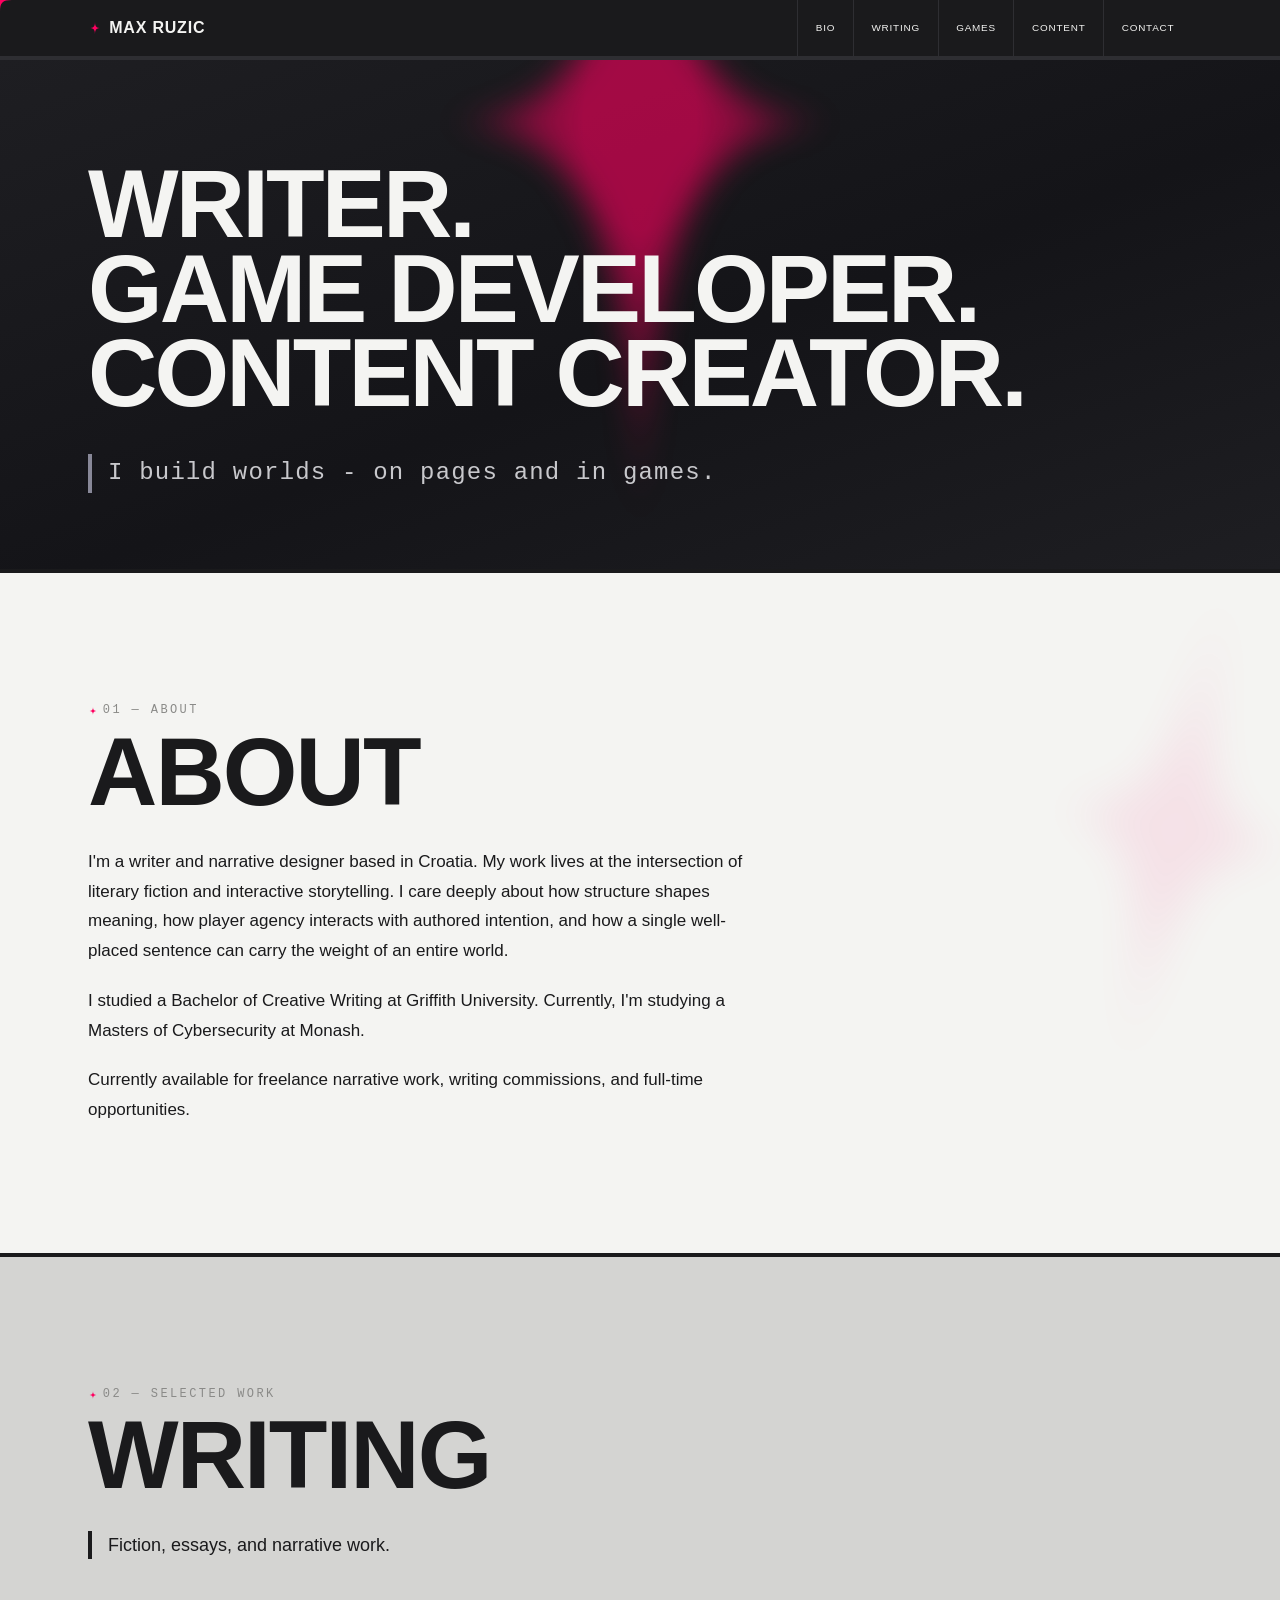
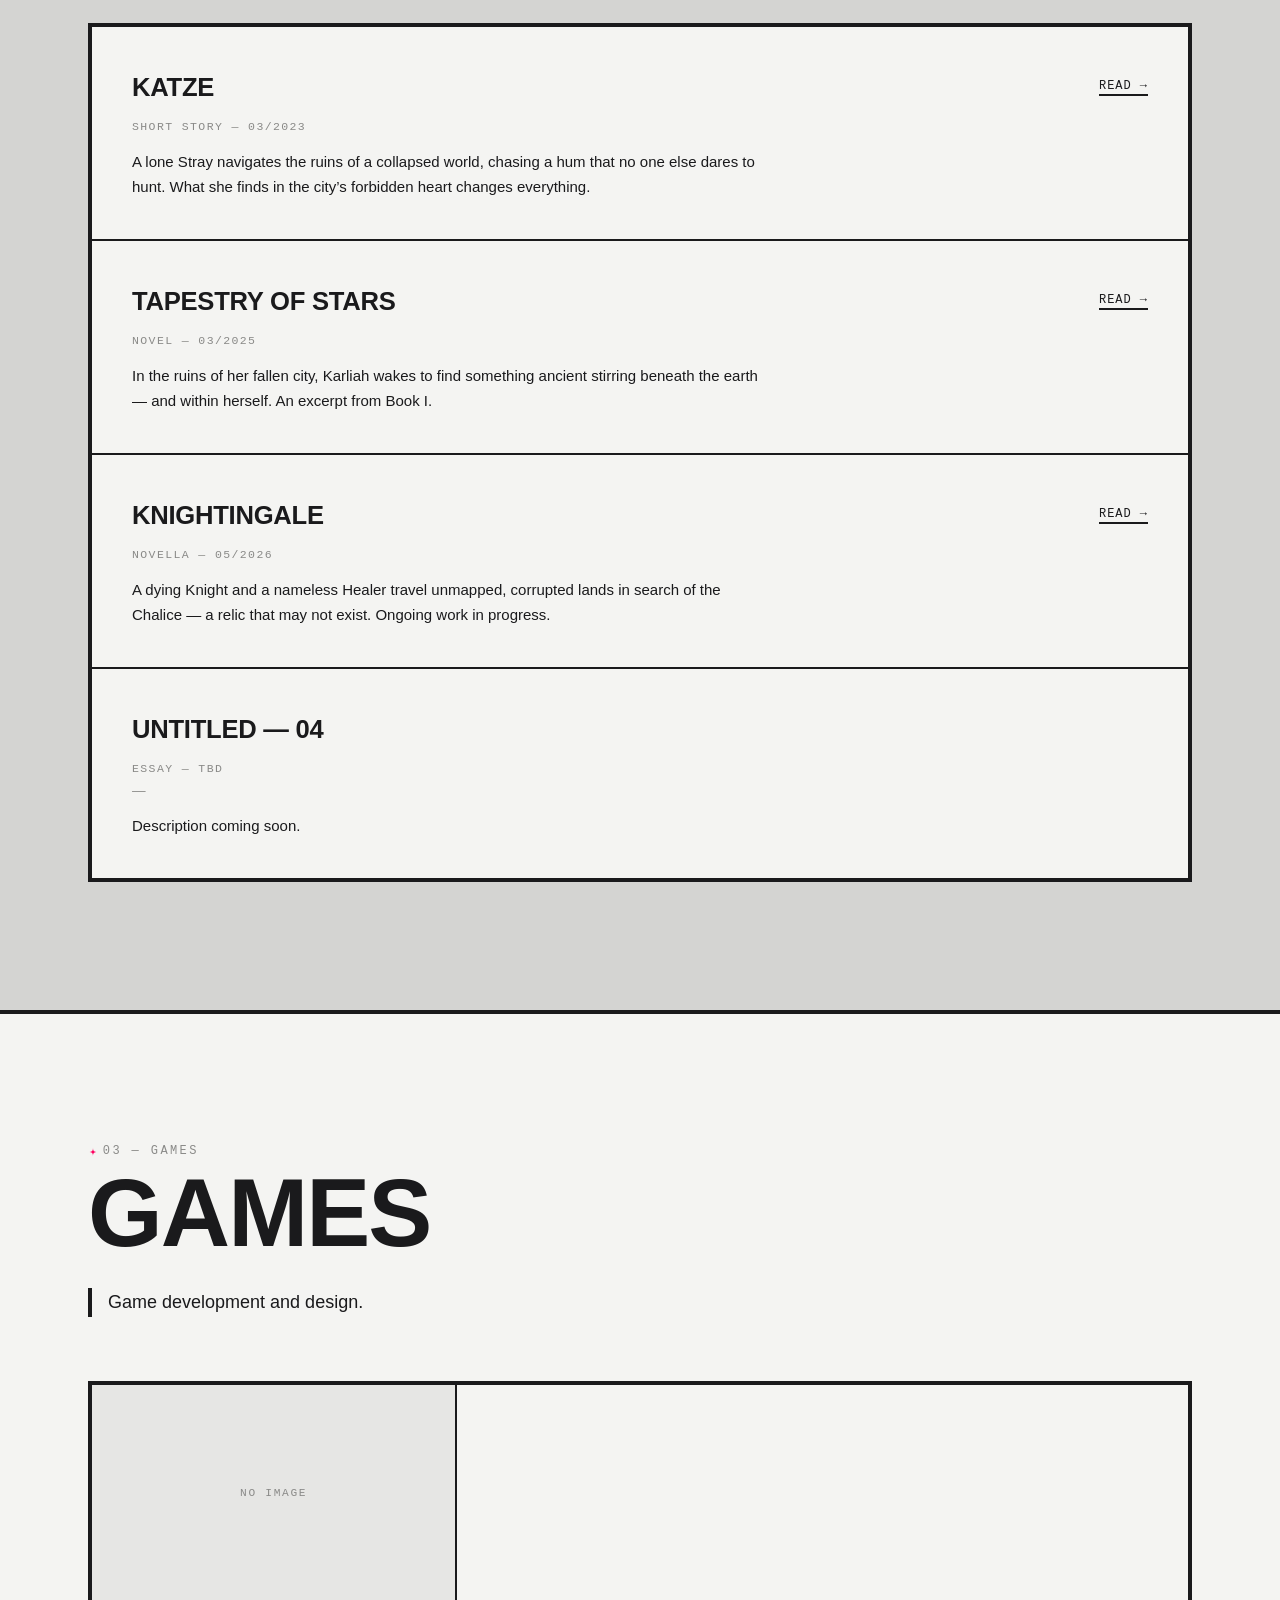
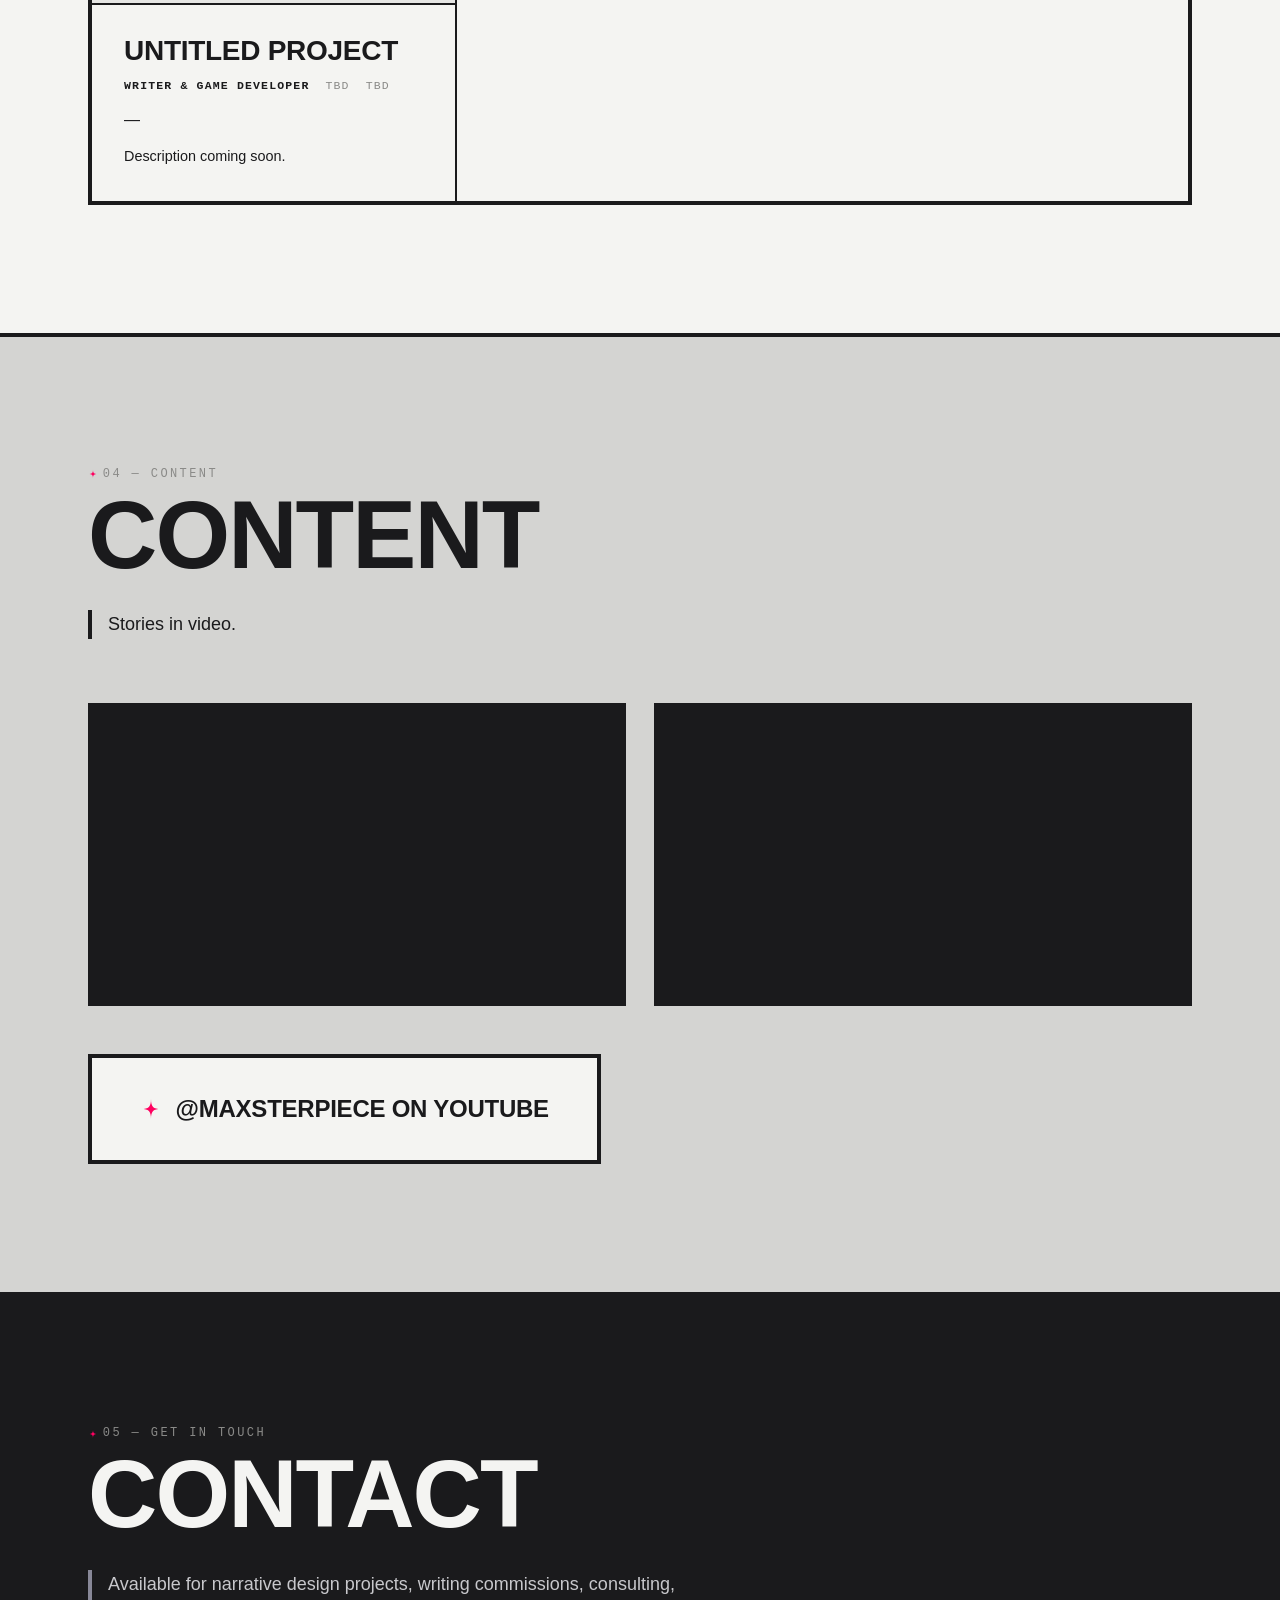
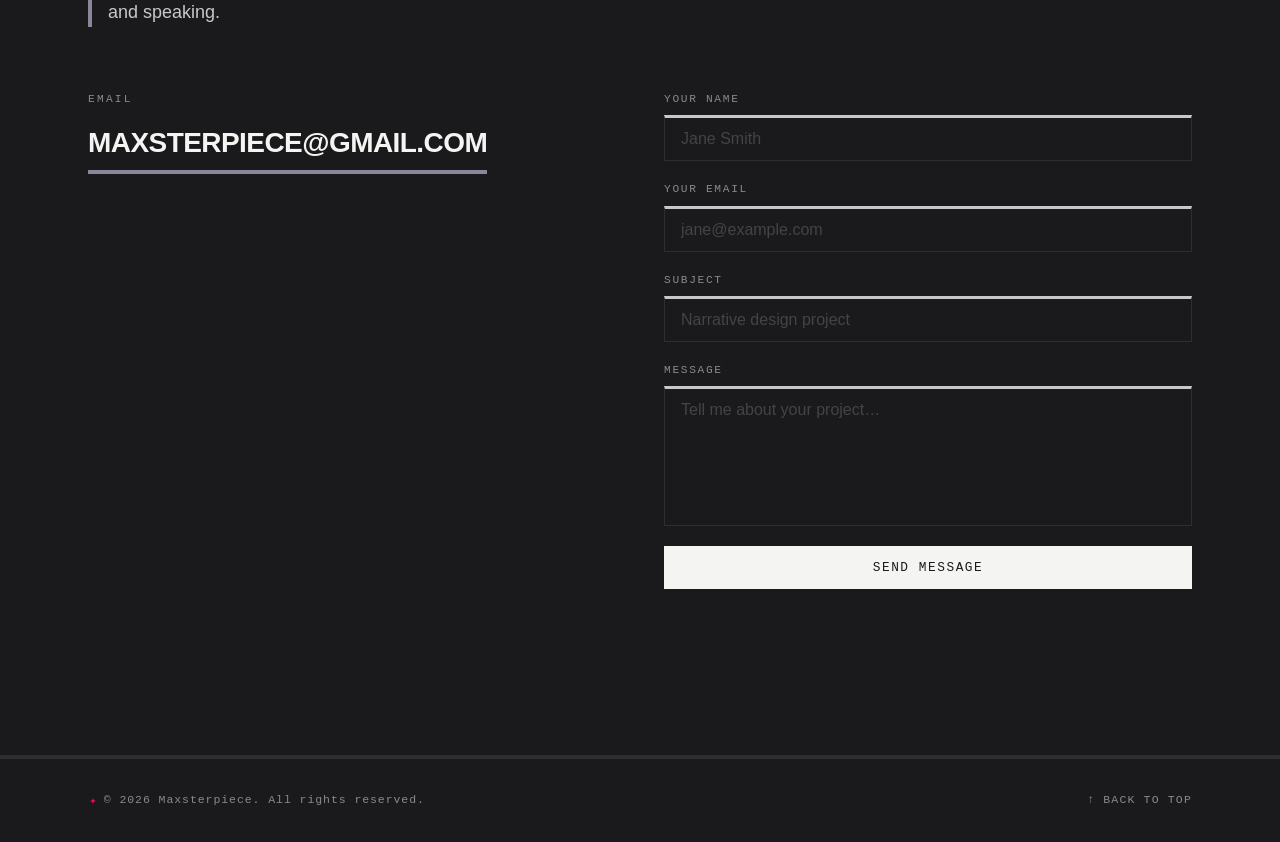
<file: index.html>
<!DOCTYPE html>
<html lang="en">
<head>
  <meta charset="UTF-8" />
  <meta name="viewport" content="width=device-width, initial-scale=1.0" />
  <meta name="description" content="" /><!-- filled by main.js from config -->
  <title></title><!-- filled by main.js from config -->

  <!-- Open Graph (optional — fill manually or extend config.js) -->
  <meta property="og:type"  content="website" />
  <meta property="og:title" content="" />

  <link rel="stylesheet" href="style.css" />
</head>
<body>

  <!-- ── Navigation ──────────────────────────────────────────── -->
  <nav id="site-nav" role="navigation" aria-label="Main navigation"></nav>

  <!-- ── Hero ────────────────────────────────────────────────── -->
  <section id="hero" aria-label="Introduction"></section>

  <!-- ── Bio ─────────────────────────────────────────────────── -->
  <section id="bio" aria-labelledby="bio-heading">
    <!-- JS injects heading with id="bio-heading" -->
  </section>

  <!-- ── Writing ─────────────────────────────────────────────── -->
  <section id="writing" aria-labelledby="writing-heading"></section>

  <!-- ── Games ───────────────────────────────────────────────── -->
  <section id="games" aria-labelledby="games-heading"></section>

  <!-- ── Content ─────────────────────────────────────────────── -->
  <section id="content" aria-labelledby="content-heading"></section>

  <!-- ── Contact ─────────────────────────────────────────────── -->
  <section id="contact" aria-labelledby="contact-heading"></section>

  <!-- ── Footer ──────────────────────────────────────────────── -->
  <footer id="site-footer" role="contentinfo"></footer>

  <!-- Config first, then renderer, then particle star, then cursor -->
  <script src="config.js"></script>
  <script src="main.js"></script>
  <script src="star.js"></script>
  <script src="cursor.js"></script>
</body>
</html>
</file>
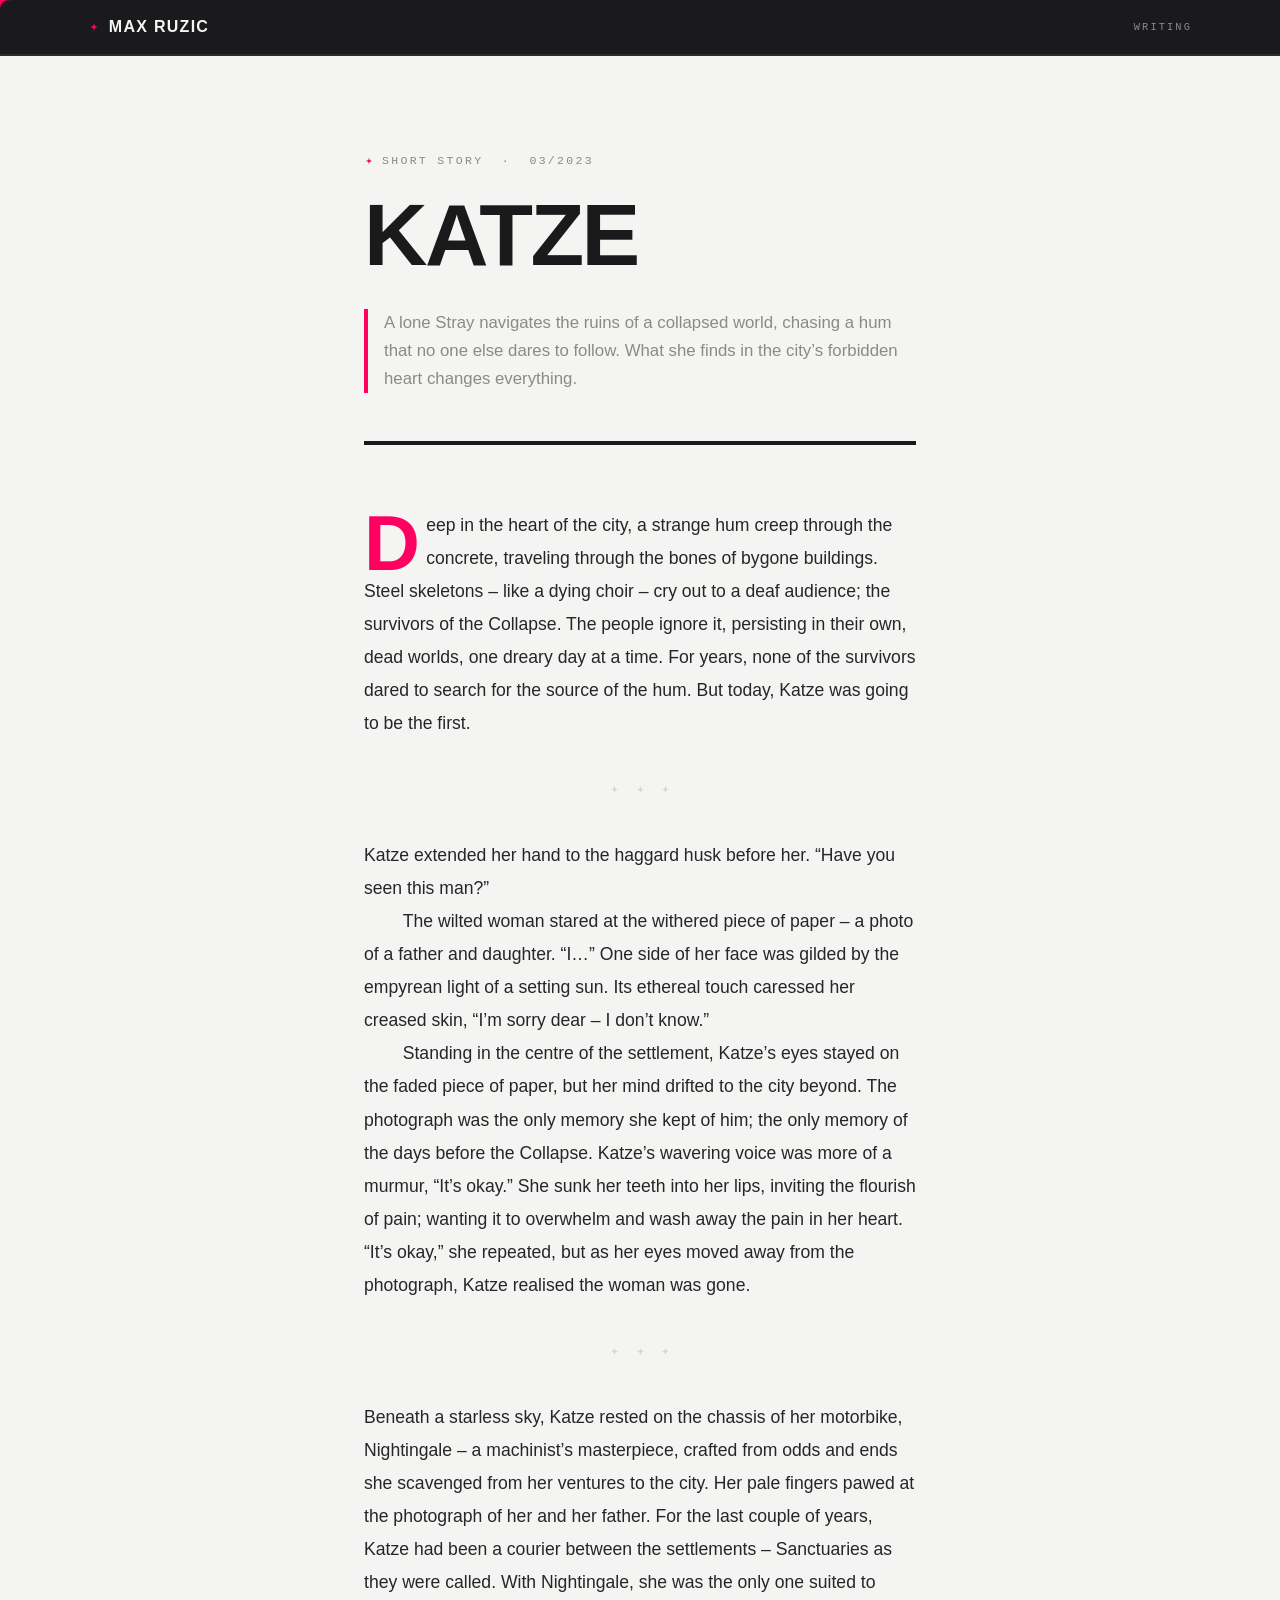
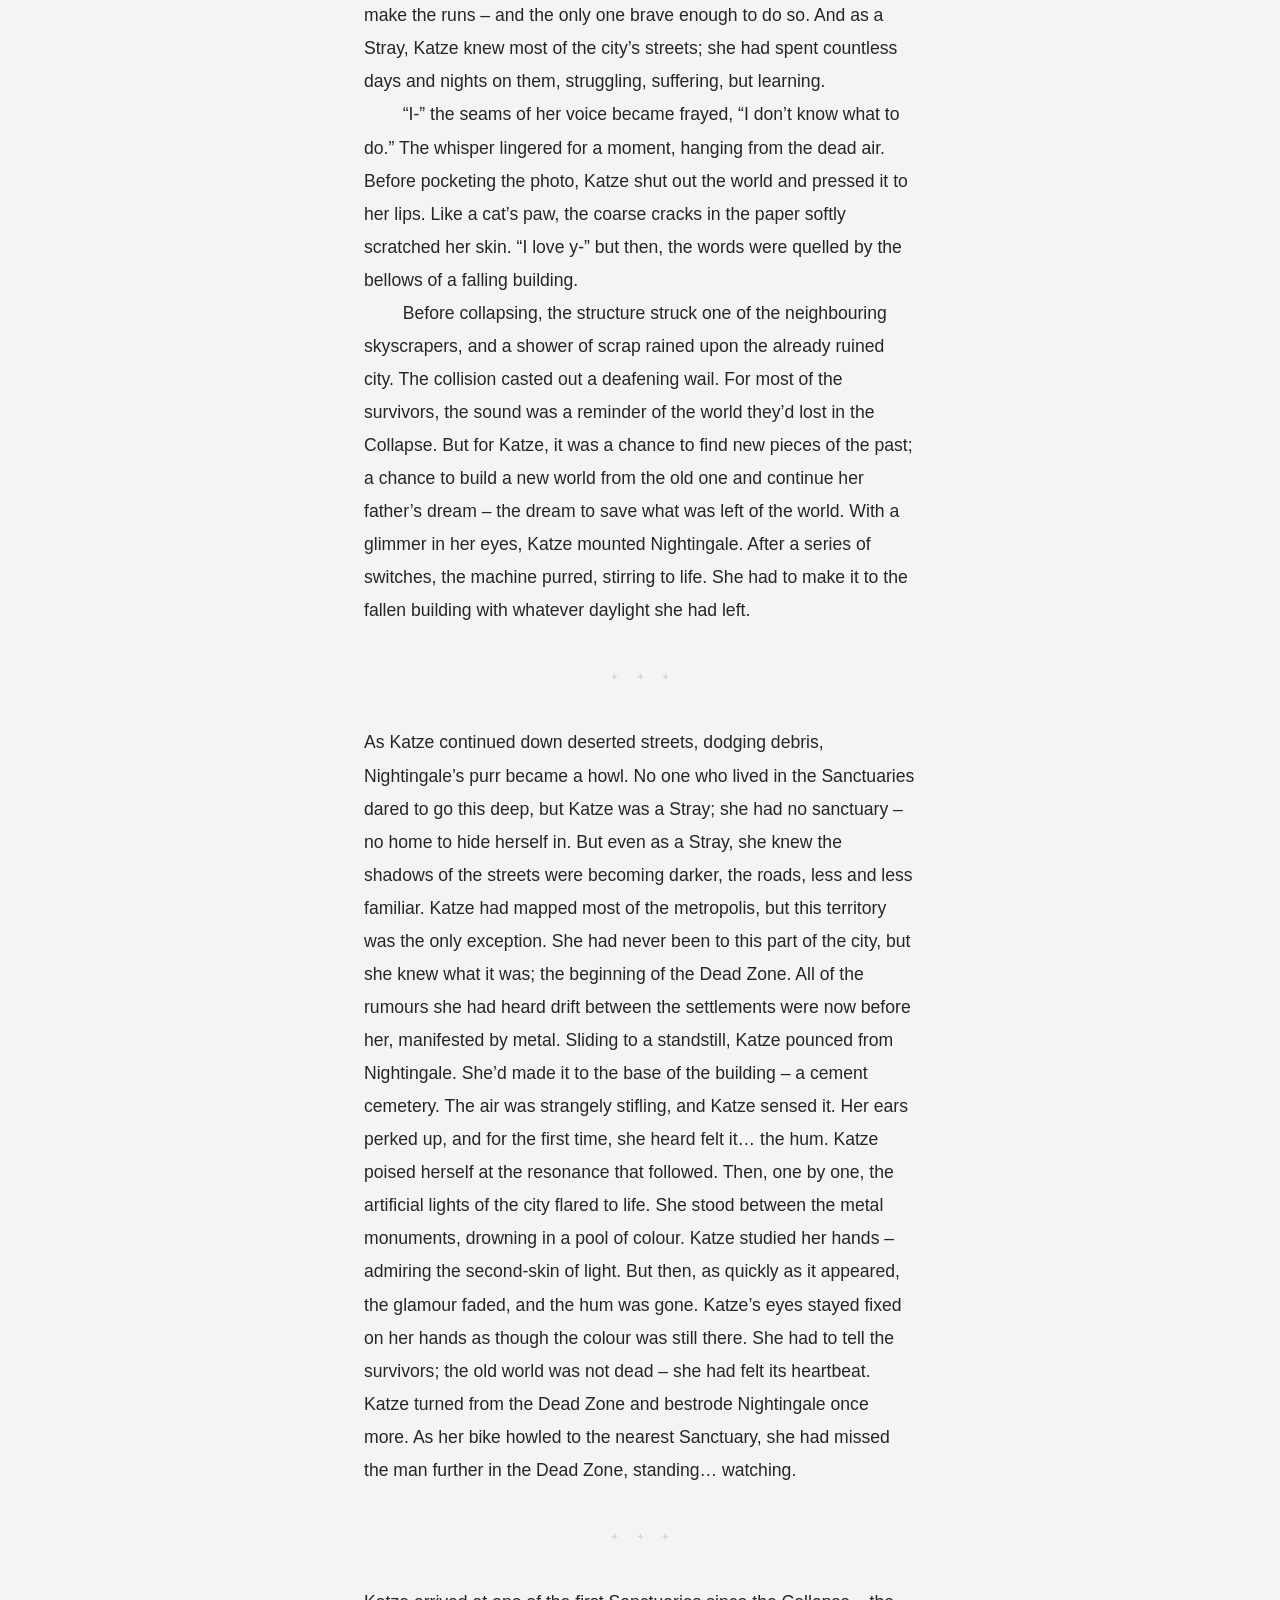
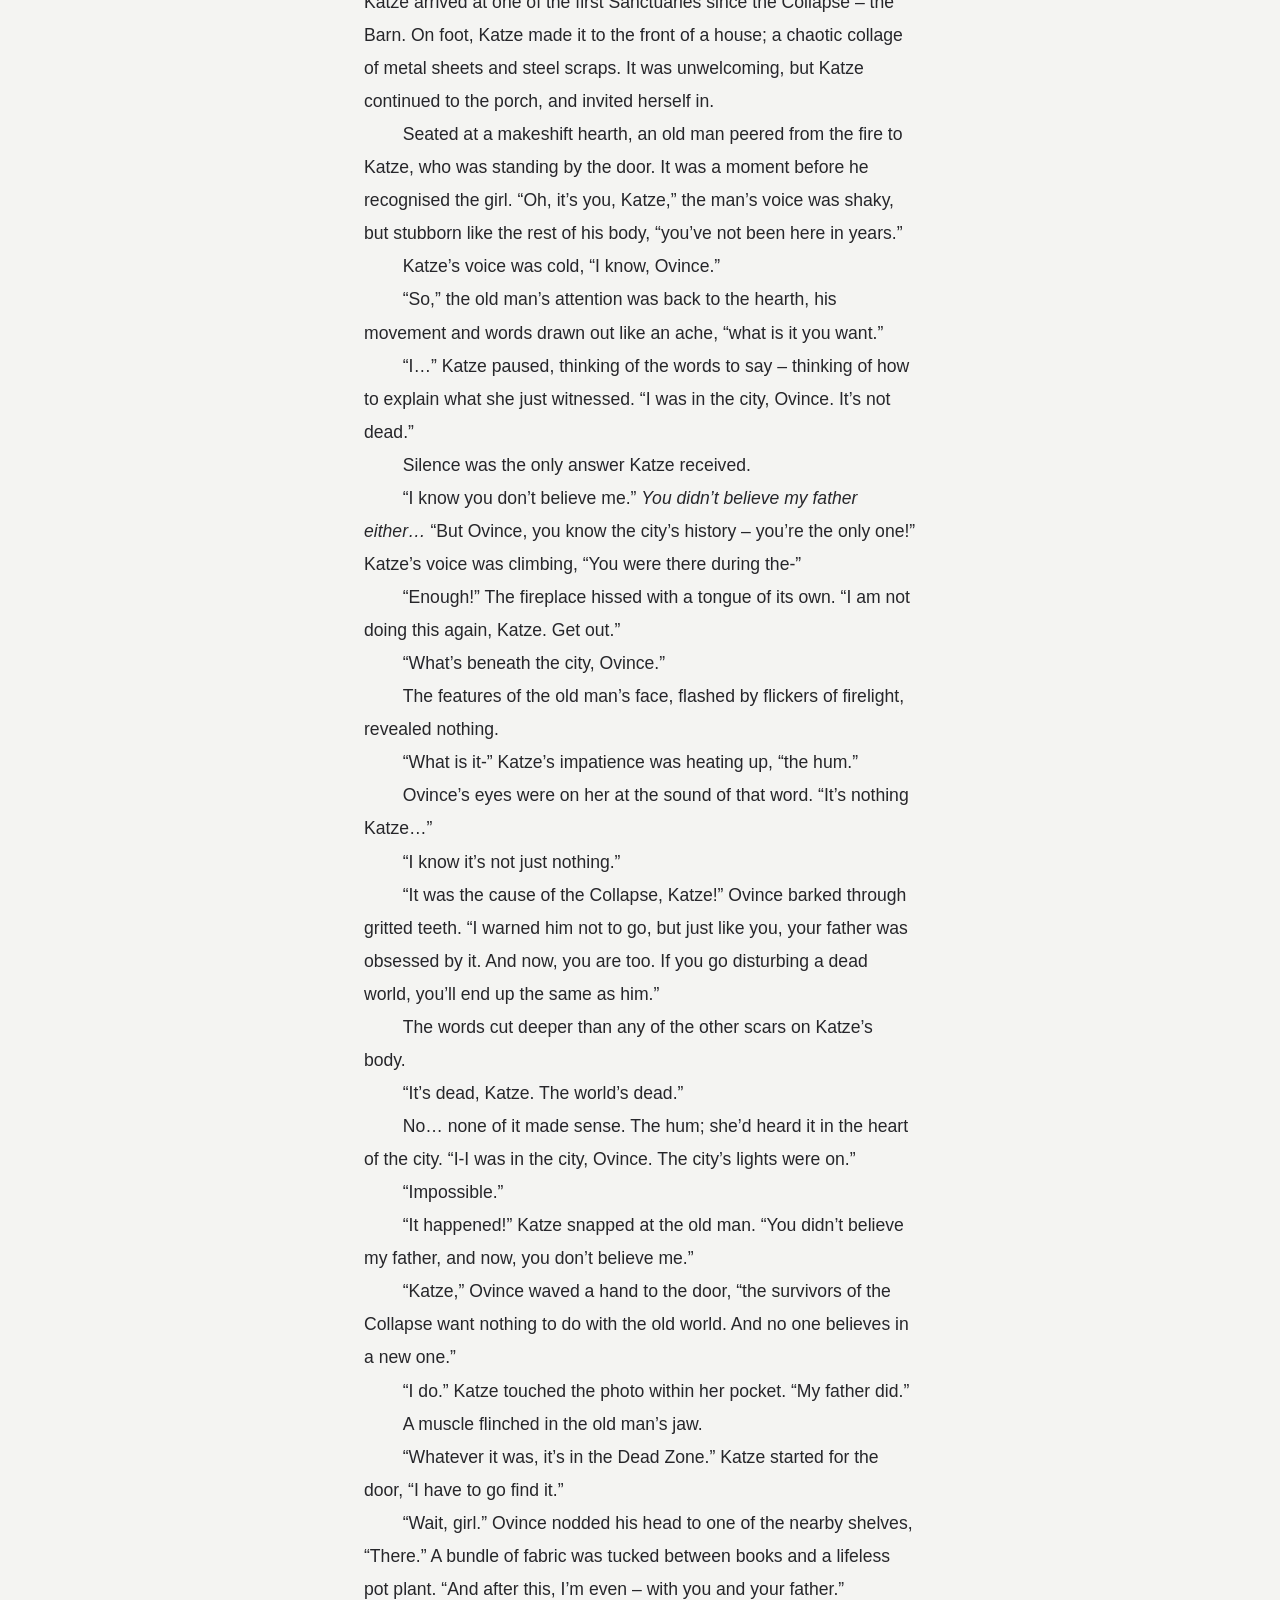
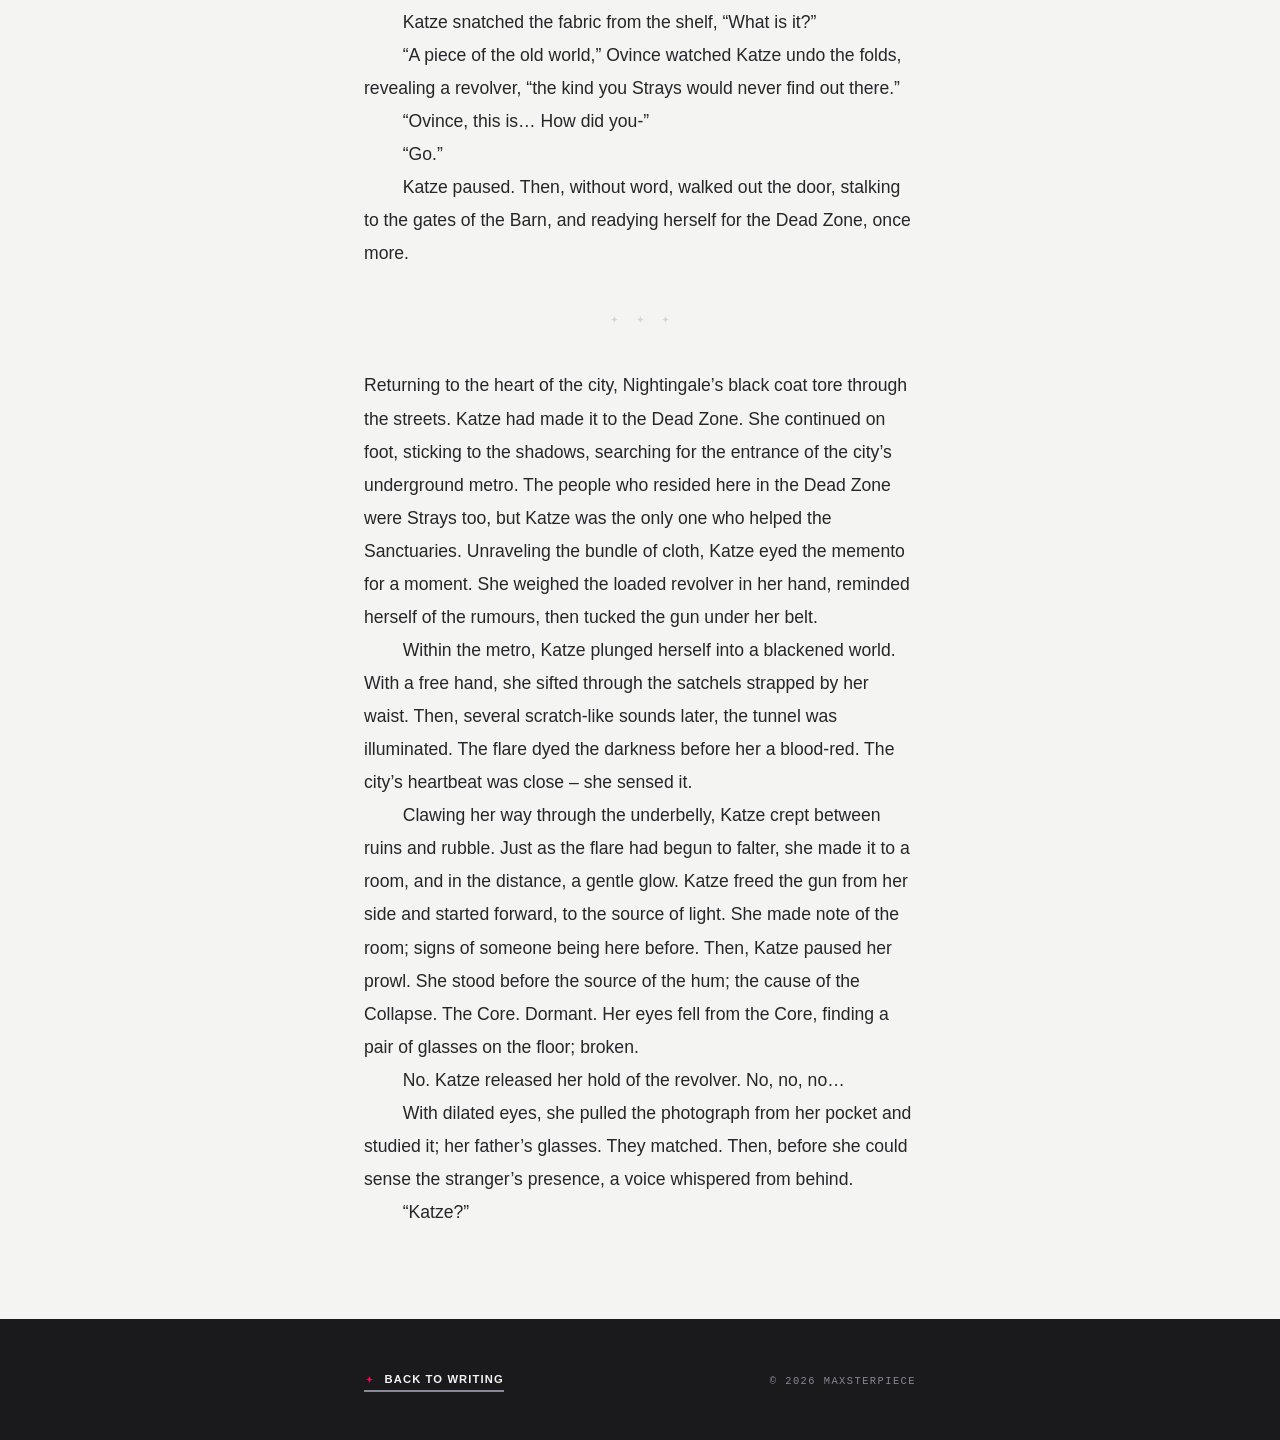
<file: story-01.html>
<!DOCTYPE html>
<html lang="en">
<head>
  <meta charset="UTF-8" />
  <meta name="viewport" content="width=device-width, initial-scale=1.0" />
  <title>Katze &middot; Max Ruzic</title>
  <meta name="description" content="In the ruins of the Collapse, a lone courier follows a mysterious hum into the dead heart of the city. Short fiction by Max Ruzic." />

  <link rel="icon" type="image/svg+xml" href="data:image/svg+xml,<svg xmlns='http://www.w3.org/2000/svg' viewBox='-1.1 -1.1 2.2 2.2'><path d='M0,-1 C0,-0.22 -0.22,0 -1,0 C-0.22,0 0,0.22 0,1 C0,0.22 0.22,0 1,0 C0.22,0 0,-0.22 0,-1 Z' fill='%231a1a1c'/></svg>" />

  <link rel="stylesheet" href="style.css" />
  <link rel="stylesheet" href="story.css" />
</head>
<body>

  <!-- ── Reading progress bar ───────────────────────────────── -->
  <div id="reading-progress"
       role="progressbar"
       aria-valuemin="0"
       aria-valuemax="100"
       aria-valuenow="0"
       aria-label="Reading progress"></div>

  <!-- ── Navigation ────────────────────────────────────────── -->
  <nav class="story-nav" role="navigation" aria-label="Story navigation">
    <div class="story-nav-inner">
      <a class="story-nav-back" href="index.html">
        <svg xmlns="http://www.w3.org/2000/svg" viewBox="-1.1 -1.1 2.2 2.2"
             width="12" height="12" aria-hidden="true">
          <path d="M0,-1 C0,-0.22 -0.22,0 -1,0 C-0.22,0 0,0.22 0,1
                   C0,0.22 0.22,0 1,0 C0.22,0 0,-0.22 0,-1 Z" fill="#ff0060"/>
        </svg>
        Max Ruzic
      </a>
      <span class="story-nav-section">Writing</span>
    </div>
  </nav>

  <!-- ── Main content ──────────────────────────────────────── -->
  <main class="story-main">
    <div class="story-container">

      <header class="story-header">
        <p class="story-eyebrow">
          <svg xmlns="http://www.w3.org/2000/svg" viewBox="-1.1 -1.1 2.2 2.2"
               width="10" height="10" aria-hidden="true">
            <path d="M0,-1 C0,-0.22 -0.22,0 -1,0 C-0.22,0 0,0.22 0,1
                     C0,0.22 0.22,0 1,0 C0.22,0 0,-0.22 0,-1 Z" fill="#ff0060"/>
          </svg>
          Short Story &nbsp;&middot;&nbsp; 03/2023
        </p>

        <h1 class="story-title">Katze</h1>

        <p class="story-lede">
          A lone Stray navigates the ruins of a collapsed world, chasing a hum
          that no one else dares to follow. What she finds in the city&rsquo;s
          forbidden heart changes everything.
        </p>
      </header>

      <!-- ── Story body ───────────────────────────────────── -->
      <article class="story-body" aria-label="Story text">

        <p>Deep in the heart of the city, a strange hum creep through the concrete, traveling through the bones of bygone buildings. Steel skeletons &#8211; like a dying choir &#8211; cry out to a deaf audience; the survivors of the Collapse. The people ignore it, persisting in their own, dead worlds, one dreary day at a time. For years, none of the survivors dared to search for the source of the hum. But today, Katze was going to be the first.</p>

        <!-- Scene break -->
        <div class="story-break" aria-hidden="true">
          <svg xmlns="http://www.w3.org/2000/svg" viewBox="-1.1 -1.1 2.2 2.2" width="11" height="11"><path d="M0,-1 C0,-0.22 -0.22,0 -1,0 C-0.22,0 0,0.22 0,1 C0,0.22 0.22,0 1,0 C0.22,0 0,-0.22 0,-1 Z" fill="currentColor"/></svg>
          <svg xmlns="http://www.w3.org/2000/svg" viewBox="-1.1 -1.1 2.2 2.2" width="11" height="11"><path d="M0,-1 C0,-0.22 -0.22,0 -1,0 C-0.22,0 0,0.22 0,1 C0,0.22 0.22,0 1,0 C0.22,0 0,-0.22 0,-1 Z" fill="currentColor"/></svg>
          <svg xmlns="http://www.w3.org/2000/svg" viewBox="-1.1 -1.1 2.2 2.2" width="11" height="11"><path d="M0,-1 C0,-0.22 -0.22,0 -1,0 C-0.22,0 0,0.22 0,1 C0,0.22 0.22,0 1,0 C0.22,0 0,-0.22 0,-1 Z" fill="currentColor"/></svg>
        </div>

        <p>Katze extended her hand to the haggard husk before her. &#8220;Have you seen this man?&#8221;</p>

        <p>The wilted woman stared at the withered piece of paper &#8211; a photo of a father and daughter. &#8220;I&#8230;&#8221; One side of her face was gilded by the empyrean light of a setting sun. Its ethereal touch caressed her creased skin, &#8220;I&#8217;m sorry dear &#8211; I don&#8217;t know.&#8221;</p>

        <p>Standing in the centre of the settlement, Katze&#8217;s eyes stayed on the faded piece of paper, but her mind drifted to the city beyond. The photograph was the only memory she kept of him; the only memory of the days before the Collapse. Katze&#8217;s wavering voice was more of a murmur, &#8220;It&#8217;s okay.&#8221; She sunk her teeth into her lips, inviting the flourish of pain; wanting it to overwhelm and wash away the pain in her heart. &#8220;It&#8217;s okay,&#8221; she repeated, but as her eyes moved away from the photograph, Katze realised the woman was gone.</p>

        <!-- Scene break -->
        <div class="story-break" aria-hidden="true">
          <svg xmlns="http://www.w3.org/2000/svg" viewBox="-1.1 -1.1 2.2 2.2" width="11" height="11"><path d="M0,-1 C0,-0.22 -0.22,0 -1,0 C-0.22,0 0,0.22 0,1 C0,0.22 0.22,0 1,0 C0.22,0 0,-0.22 0,-1 Z" fill="currentColor"/></svg>
          <svg xmlns="http://www.w3.org/2000/svg" viewBox="-1.1 -1.1 2.2 2.2" width="11" height="11"><path d="M0,-1 C0,-0.22 -0.22,0 -1,0 C-0.22,0 0,0.22 0,1 C0,0.22 0.22,0 1,0 C0.22,0 0,-0.22 0,-1 Z" fill="currentColor"/></svg>
          <svg xmlns="http://www.w3.org/2000/svg" viewBox="-1.1 -1.1 2.2 2.2" width="11" height="11"><path d="M0,-1 C0,-0.22 -0.22,0 -1,0 C-0.22,0 0,0.22 0,1 C0,0.22 0.22,0 1,0 C0.22,0 0,-0.22 0,-1 Z" fill="currentColor"/></svg>
        </div>

        <p>Beneath a starless sky, Katze rested on the chassis of her motorbike, Nightingale &#8211; a machinist&#8217;s masterpiece, crafted from odds and ends she scavenged from her ventures to the city. Her pale fingers pawed at the photograph of her and her father. For the last couple of years, Katze had been a courier between the settlements &#8211; Sanctuaries as they were called. With Nightingale, she was the only one suited to make the runs &#8211; and the only one brave enough to do so. And as a Stray, Katze knew most of the city&#8217;s streets; she had spent countless days and nights on them, struggling, suffering, but learning.</p>

        <p>&#8220;I-&#8221; the seams of her voice became frayed, &#8220;I don&#8217;t know what to do.&#8221; The whisper lingered for a moment, hanging from the dead air. Before pocketing the photo, Katze shut out the world and pressed it to her lips. Like a cat&#8217;s paw, the coarse cracks in the paper softly scratched her skin. &#8220;I love y-&#8221; but then, the words were quelled by the bellows of a falling building.</p>

        <p>Before collapsing, the structure struck one of the neighbouring skyscrapers, and a shower of scrap rained upon the already ruined city. The collision casted out a deafening wail. For most of the survivors, the sound was a reminder of the world they&#8217;d lost in the Collapse. But for Katze, it was a chance to find new pieces of the past; a chance to build a new world from the old one and continue her father&#8217;s dream &#8211; the dream to save what was left of the world. With a glimmer in her eyes, Katze mounted Nightingale. After a series of switches, the machine purred, stirring to life. She had to make it to the fallen building with whatever daylight she had left.</p>

        <!-- Scene break -->
        <div class="story-break" aria-hidden="true">
          <svg xmlns="http://www.w3.org/2000/svg" viewBox="-1.1 -1.1 2.2 2.2" width="11" height="11"><path d="M0,-1 C0,-0.22 -0.22,0 -1,0 C-0.22,0 0,0.22 0,1 C0,0.22 0.22,0 1,0 C0.22,0 0,-0.22 0,-1 Z" fill="currentColor"/></svg>
          <svg xmlns="http://www.w3.org/2000/svg" viewBox="-1.1 -1.1 2.2 2.2" width="11" height="11"><path d="M0,-1 C0,-0.22 -0.22,0 -1,0 C-0.22,0 0,0.22 0,1 C0,0.22 0.22,0 1,0 C0.22,0 0,-0.22 0,-1 Z" fill="currentColor"/></svg>
          <svg xmlns="http://www.w3.org/2000/svg" viewBox="-1.1 -1.1 2.2 2.2" width="11" height="11"><path d="M0,-1 C0,-0.22 -0.22,0 -1,0 C-0.22,0 0,0.22 0,1 C0,0.22 0.22,0 1,0 C0.22,0 0,-0.22 0,-1 Z" fill="currentColor"/></svg>
        </div>

        <p>As Katze continued down deserted streets, dodging debris, Nightingale&#8217;s purr became a howl. No one who lived in the Sanctuaries dared to go this deep, but Katze was a Stray; she had no sanctuary &#8211; no home to hide herself in. But even as a Stray, she knew the shadows of the streets were becoming darker, the roads, less and less familiar. Katze had mapped most of the metropolis, but this territory was the only exception. She had never been to this part of the city, but she knew what it was; the beginning of the Dead Zone. All of the rumours she had heard drift between the settlements were now before her, manifested by metal. Sliding to a standstill, Katze pounced from Nightingale. She&#8217;d made it to the base of the building &#8211; a cement cemetery. The air was strangely stifling, and Katze sensed it. Her ears perked up, and for the first time, she heard felt it&#8230; the hum. Katze poised herself at the resonance that followed. Then, one by one, the artificial lights of the city flared to life. She stood between the metal monuments, drowning in a pool of colour. Katze studied her hands &#8211; admiring the second-skin of light. But then, as quickly as it appeared, the glamour faded, and the hum was gone. Katze&#8217;s eyes stayed fixed on her hands as though the colour was still there. She had to tell the survivors; the old world was not dead &#8211; she had felt its heartbeat. Katze turned from the Dead Zone and bestrode Nightingale once more. As her bike howled to the nearest Sanctuary, she had missed the man further in the Dead Zone, standing&#8230; watching.</p>

        <!-- Scene break -->
        <div class="story-break" aria-hidden="true">
          <svg xmlns="http://www.w3.org/2000/svg" viewBox="-1.1 -1.1 2.2 2.2" width="11" height="11"><path d="M0,-1 C0,-0.22 -0.22,0 -1,0 C-0.22,0 0,0.22 0,1 C0,0.22 0.22,0 1,0 C0.22,0 0,-0.22 0,-1 Z" fill="currentColor"/></svg>
          <svg xmlns="http://www.w3.org/2000/svg" viewBox="-1.1 -1.1 2.2 2.2" width="11" height="11"><path d="M0,-1 C0,-0.22 -0.22,0 -1,0 C-0.22,0 0,0.22 0,1 C0,0.22 0.22,0 1,0 C0.22,0 0,-0.22 0,-1 Z" fill="currentColor"/></svg>
          <svg xmlns="http://www.w3.org/2000/svg" viewBox="-1.1 -1.1 2.2 2.2" width="11" height="11"><path d="M0,-1 C0,-0.22 -0.22,0 -1,0 C-0.22,0 0,0.22 0,1 C0,0.22 0.22,0 1,0 C0.22,0 0,-0.22 0,-1 Z" fill="currentColor"/></svg>
        </div>

        <p>Katze arrived at one of the first Sanctuaries since the Collapse &#8211; the Barn. On foot, Katze made it to the front of a house; a chaotic collage of metal sheets and steel scraps. It was unwelcoming, but Katze continued to the porch, and invited herself in.</p>

        <p>Seated at a makeshift hearth, an old man peered from the fire to Katze, who was standing by the door. It was a moment before he recognised the girl. &#8220;Oh, it&#8217;s you, Katze,&#8221; the man&#8217;s voice was shaky, but stubborn like the rest of his body, &#8220;you&#8217;ve not been here in years.&#8221;</p>

        <p>Katze&#8217;s voice was cold, &#8220;I know, Ovince.&#8221;</p>

        <p>&#8220;So,&#8221; the old man&#8217;s attention was back to the hearth, his movement and words drawn out like an ache, &#8220;what is it you want.&#8221;</p>

        <p>&#8220;I&#8230;&#8221; Katze paused, thinking of the words to say &#8211; thinking of how to explain what she just witnessed. &#8220;I was in the city, Ovince. It&#8217;s not dead.&#8221;</p>

        <p>Silence was the only answer Katze received.</p>

        <p>&#8220;I know you don&#8217;t believe me.&#8221; <em>You didn&#8217;t believe my father either&#8230;</em> &#8220;But Ovince, you know the city&#8217;s history &#8211; you&#8217;re the only one!&#8221; Katze&#8217;s voice was climbing, &#8220;You were there during the-&#8221;</p>

        <p>&#8220;Enough!&#8221; The fireplace hissed with a tongue of its own. &#8220;I am not doing this again, Katze. Get out.&#8221;</p>

        <p>&#8220;What&#8217;s beneath the city, Ovince.&#8221;</p>

        <p>The features of the old man&#8217;s face, flashed by flickers of firelight, revealed nothing.</p>

        <p>&#8220;What is it-&#8221; Katze&#8217;s impatience was heating up, &#8220;the hum.&#8221;</p>

        <p>Ovince&#8217;s eyes were on her at the sound of that word. &#8220;It&#8217;s nothing Katze&#8230;&#8221;</p>

        <p>&#8220;I know it&#8217;s not just nothing.&#8221;</p>

        <p>&#8220;It was the cause of the Collapse, Katze!&#8221; Ovince barked through gritted teeth. &#8220;I warned him not to go, but just like you, your father was obsessed by it. And now, you are too. If you go disturbing a dead world, you&#8217;ll end up the same as him.&#8221;</p>

        <p>The words cut deeper than any of the other scars on Katze&#8217;s body.</p>

        <p>&#8220;It&#8217;s dead, Katze. The world&#8217;s dead.&#8221;</p>

        <p>No&#8230; none of it made sense. The hum; she&#8217;d heard it in the heart of the city. &#8220;I-I was in the city, Ovince. The city&#8217;s lights were on.&#8221;</p>

        <p>&#8220;Impossible.&#8221;</p>

        <p>&#8220;It happened!&#8221; Katze snapped at the old man. &#8220;You didn&#8217;t believe my father, and now, you don&#8217;t believe me.&#8221;</p>

        <p>&#8220;Katze,&#8221; Ovince waved a hand to the door, &#8220;the survivors of the Collapse want nothing to do with the old world. And no one believes in a new one.&#8221;</p>

        <p>&#8220;I do.&#8221; Katze touched the photo within her pocket. &#8220;My father did.&#8221;</p>

        <p>A muscle flinched in the old man&#8217;s jaw.</p>

        <p>&#8220;Whatever it was, it&#8217;s in the Dead Zone.&#8221; Katze started for the door, &#8220;I have to go find it.&#8221;</p>

        <p>&#8220;Wait, girl.&#8221; Ovince nodded his head to one of the nearby shelves, &#8220;There.&#8221; A bundle of fabric was tucked between books and a lifeless pot plant. &#8220;And after this, I&#8217;m even &#8211; with you and your father.&#8221;</p>

        <p>Katze snatched the fabric from the shelf, &#8220;What is it?&#8221;</p>

        <p>&#8220;A piece of the old world,&#8221; Ovince watched Katze undo the folds, revealing a revolver, &#8220;the kind you Strays would never find out there.&#8221;</p>

        <p>&#8220;Ovince, this is&#8230; How did you-&#8221;</p>

        <p>&#8220;Go.&#8221;</p>

        <p>Katze paused. Then, without word, walked out the door, stalking to the gates of the Barn, and readying herself for the Dead Zone, once more.</p>

        <!-- Scene break -->
        <div class="story-break" aria-hidden="true">
          <svg xmlns="http://www.w3.org/2000/svg" viewBox="-1.1 -1.1 2.2 2.2" width="11" height="11"><path d="M0,-1 C0,-0.22 -0.22,0 -1,0 C-0.22,0 0,0.22 0,1 C0,0.22 0.22,0 1,0 C0.22,0 0,-0.22 0,-1 Z" fill="currentColor"/></svg>
          <svg xmlns="http://www.w3.org/2000/svg" viewBox="-1.1 -1.1 2.2 2.2" width="11" height="11"><path d="M0,-1 C0,-0.22 -0.22,0 -1,0 C-0.22,0 0,0.22 0,1 C0,0.22 0.22,0 1,0 C0.22,0 0,-0.22 0,-1 Z" fill="currentColor"/></svg>
          <svg xmlns="http://www.w3.org/2000/svg" viewBox="-1.1 -1.1 2.2 2.2" width="11" height="11"><path d="M0,-1 C0,-0.22 -0.22,0 -1,0 C-0.22,0 0,0.22 0,1 C0,0.22 0.22,0 1,0 C0.22,0 0,-0.22 0,-1 Z" fill="currentColor"/></svg>
        </div>

        <p>Returning to the heart of the city, Nightingale&#8217;s black coat tore through the streets. Katze had made it to the Dead Zone. She continued on foot, sticking to the shadows, searching for the entrance of the city&#8217;s underground metro. The people who resided here in the Dead Zone were Strays too, but Katze was the only one who helped the Sanctuaries. Unraveling the bundle of cloth, Katze eyed the memento for a moment. She weighed the loaded revolver in her hand, reminded herself of the rumours, then tucked the gun under her belt.</p>

        <p>Within the metro, Katze plunged herself into a blackened world. With a free hand, she sifted through the satchels strapped by her waist. Then, several scratch-like sounds later, the tunnel was illuminated. The flare dyed the darkness before her a blood-red. The city&#8217;s heartbeat was close &#8211; she sensed it.</p>

        <p>Clawing her way through the underbelly, Katze crept between ruins and rubble. Just as the flare had begun to falter, she made it to a room, and in the distance, a gentle glow. Katze freed the gun from her side and started forward, to the source of light. She made note of the room; signs of someone being here before. Then, Katze paused her prowl. She stood before the source of the hum; the cause of the Collapse. The Core. Dormant. Her eyes fell from the Core, finding a pair of glasses on the floor; broken.</p>

        <p>No. Katze released her hold of the revolver. No, no, no&#8230;</p>

        <p>With dilated eyes, she pulled the photograph from her pocket and studied it; her father&#8217;s glasses. They matched. Then, before she could sense the stranger&#8217;s presence, a voice whispered from behind.</p>

        <p>&#8220;Katze?&#8221;</p>

      </article>

    </div>
  </main>

  <!-- ── Footer ─────────────────────────────────────────────── -->
  <footer class="story-footer" role="contentinfo">
    <div class="story-footer-inner">
      <a class="story-back-link" href="index.html#writing">
        <svg xmlns="http://www.w3.org/2000/svg" viewBox="-1.1 -1.1 2.2 2.2"
             width="11" height="11" aria-hidden="true">
          <path d="M0,-1 C0,-0.22 -0.22,0 -1,0 C-0.22,0 0,0.22 0,1
                   C0,0.22 0.22,0 1,0 C0.22,0 0,-0.22 0,-1 Z" fill="#ff0060"/>
        </svg>
        Back to Writing
      </a>
      <p class="story-footer-copy">&#169; 2026 Maxsterpiece</p>
    </div>
  </footer>

  <!-- ── Reading progress script ───────────────────────────── -->
  <script>
    (function () {
      'use strict';
      var bar = document.getElementById('reading-progress');
      function update() {
        var scrolled = document.documentElement.scrollTop || document.body.scrollTop;
        var total    = document.documentElement.scrollHeight - window.innerHeight;
        var pct      = total > 0 ? Math.min(100, (scrolled / total) * 100) : 0;
        bar.style.width = pct + '%';
        bar.setAttribute('aria-valuenow', Math.round(pct));
      }
      window.addEventListener('scroll', update, { passive: true });
      update();
    }());
  </script>
  <script src="cursor.js"></script>

</body>
</html>
</file>
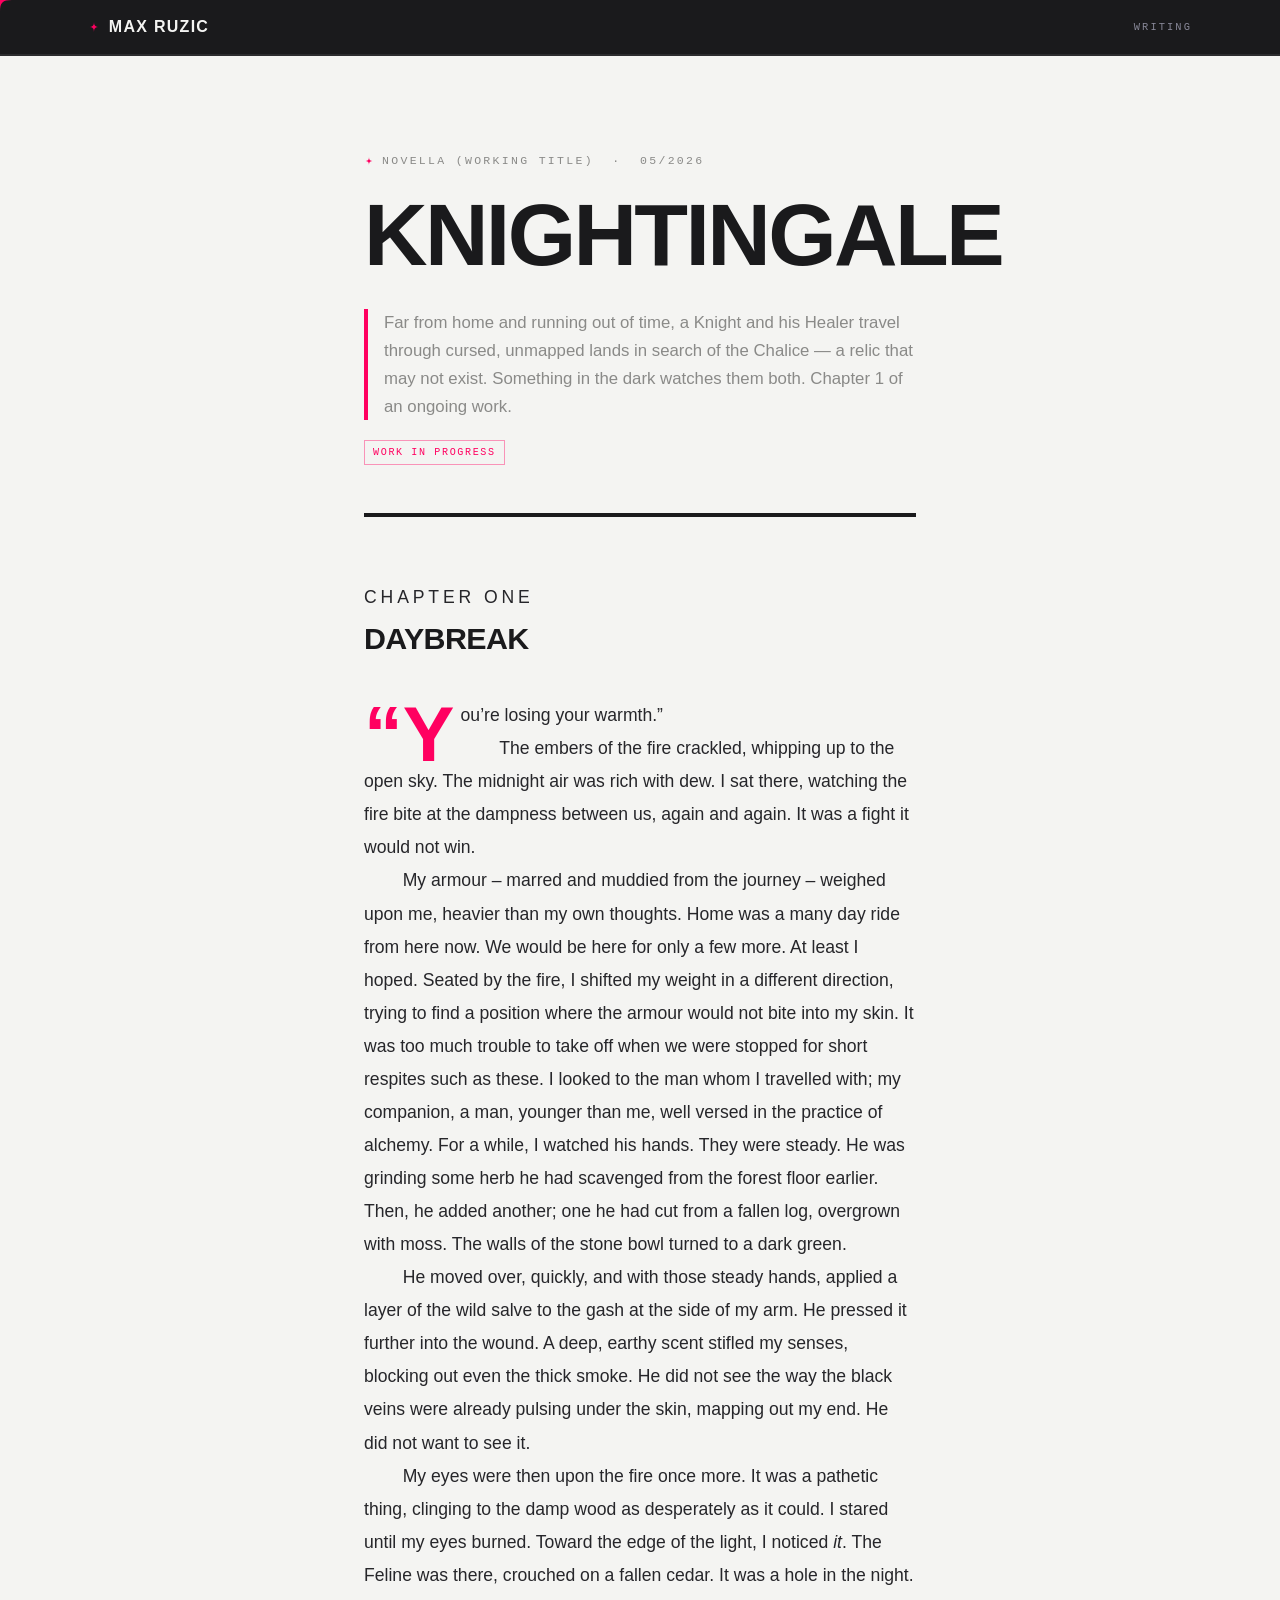
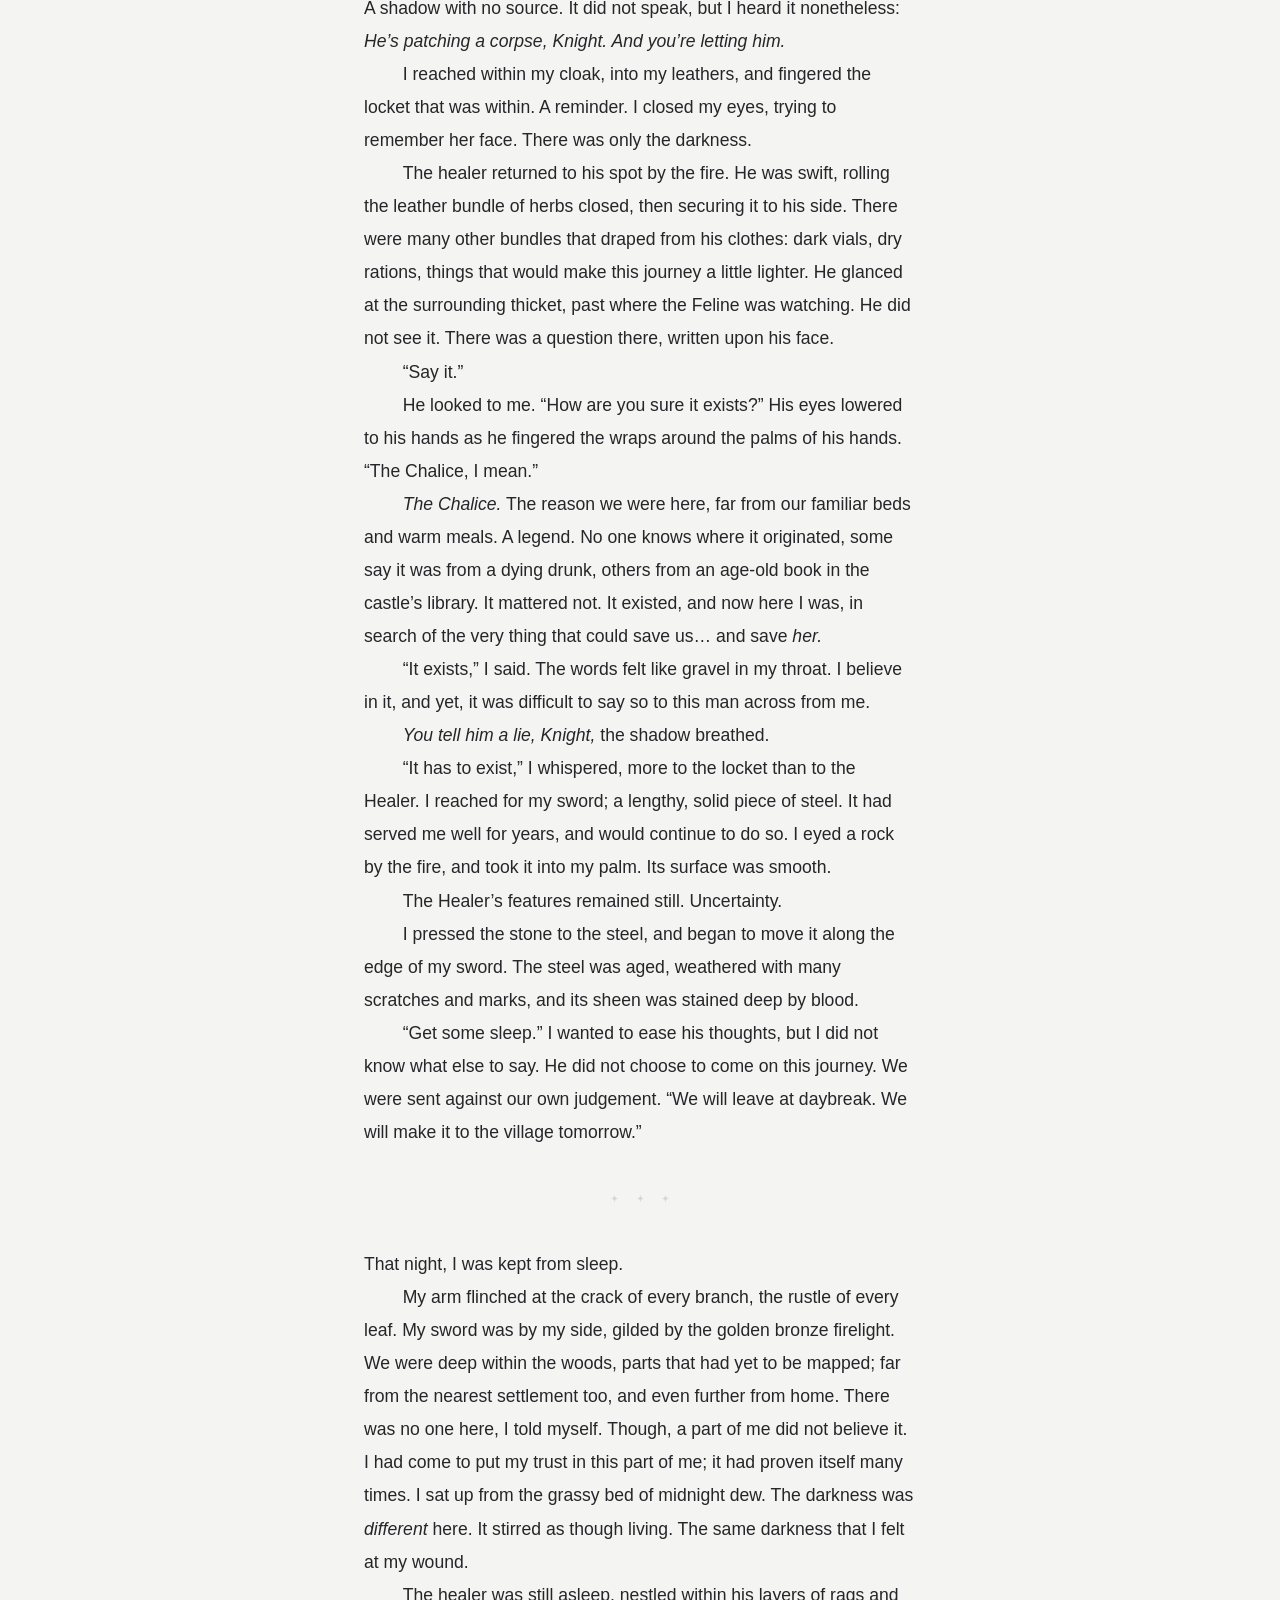
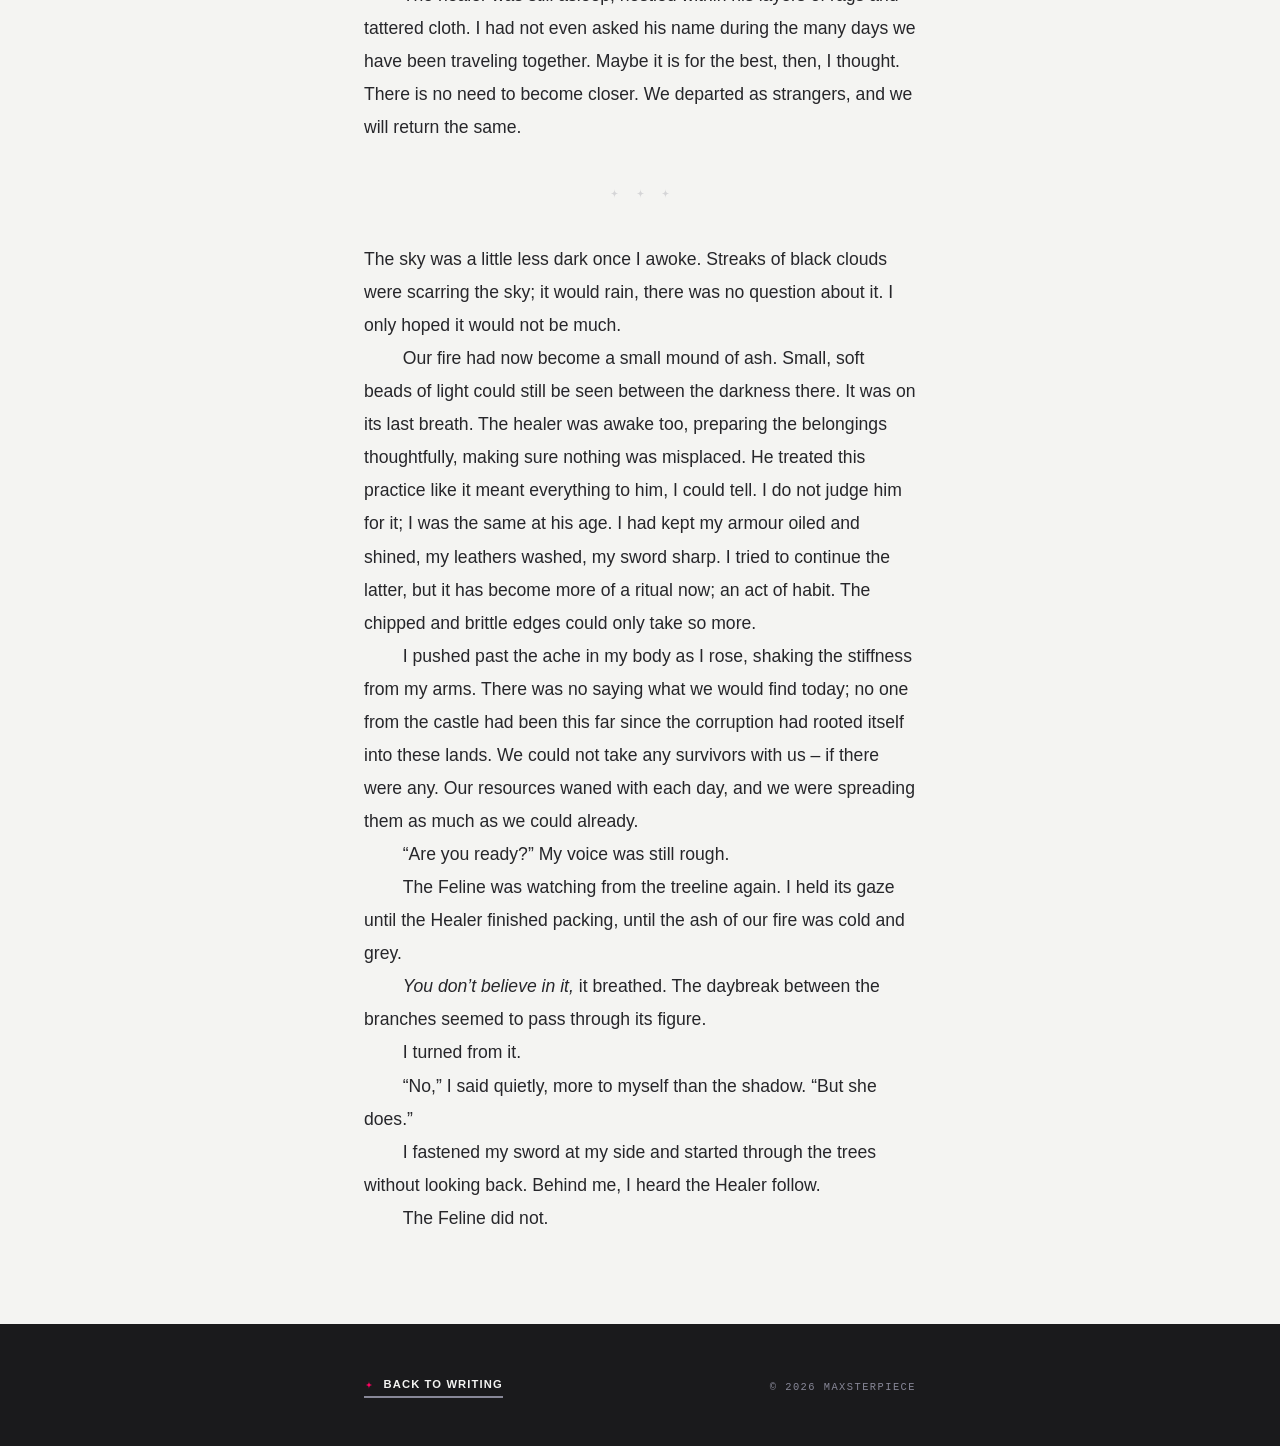
<file: story-knightingale.html>
<!DOCTYPE html>
<html lang="en">
<head>
  <meta charset="UTF-8" />
  <meta name="viewport" content="width=device-width, initial-scale=1.0" />
  <title>Knightingale &middot; Max Ruzic</title>
  <meta name="description" content="A dying Knight and a nameless Healer travel unmapped lands in search of a relic that may not exist. Novella excerpt by Max Ruzic." />

  <link rel="icon" type="image/svg+xml" href="data:image/svg+xml,<svg xmlns='http://www.w3.org/2000/svg' viewBox='-1.1 -1.1 2.2 2.2'><path d='M0,-1 C0,-0.22 -0.22,0 -1,0 C-0.22,0 0,0.22 0,1 C0,0.22 0.22,0 1,0 C0.22,0 0,-0.22 0,-1 Z' fill='%231a1a1c'/></svg>" />

  <link rel="stylesheet" href="style.css" />
  <link rel="stylesheet" href="story.css" />
</head>
<body>

  <!-- ── Reading progress bar ───────────────────────────────── -->
  <div id="reading-progress"
       role="progressbar"
       aria-valuemin="0"
       aria-valuemax="100"
       aria-valuenow="0"
       aria-label="Reading progress"></div>

  <!-- ── Navigation ────────────────────────────────────────── -->
  <nav class="story-nav" role="navigation" aria-label="Story navigation">
    <div class="story-nav-inner">
      <a class="story-nav-back" href="index.html">
        <svg xmlns="http://www.w3.org/2000/svg" viewBox="-1.1 -1.1 2.2 2.2"
             width="12" height="12" aria-hidden="true">
          <path d="M0,-1 C0,-0.22 -0.22,0 -1,0 C-0.22,0 0,0.22 0,1
                   C0,0.22 0.22,0 1,0 C0.22,0 0,-0.22 0,-1 Z" fill="#ff0060"/>
        </svg>
        Max Ruzic
      </a>
      <span class="story-nav-section">Writing</span>
    </div>
  </nav>

  <!-- ── Main content ──────────────────────────────────────── -->
  <main class="story-main">
    <div class="story-container">

      <header class="story-header">
        <p class="story-eyebrow">
          <svg xmlns="http://www.w3.org/2000/svg" viewBox="-1.1 -1.1 2.2 2.2"
               width="10" height="10" aria-hidden="true">
            <path d="M0,-1 C0,-0.22 -0.22,0 -1,0 C-0.22,0 0,0.22 0,1
                     C0,0.22 0.22,0 1,0 C0.22,0 0,-0.22 0,-1 Z" fill="#ff0060"/>
          </svg>
          Novella (Working Title) &nbsp;&middot;&nbsp; 05/2026
        </p>

        <h1 class="story-title">Knightingale</h1>

        <p class="story-lede">
          Far from home and running out of time, a Knight and his Healer travel through
          cursed, unmapped lands in search of the Chalice &#8212; a relic that may not exist.
          Something in the dark watches them both. Chapter 1 of an ongoing work.
        </p>

        <p class="story-wip">Work in Progress</p>
      </header>

      <!-- ── Story body ───────────────────────────────────── -->
      <article class="story-body" aria-label="Story text">

        <div class="story-chapter-break">
          <p class="story-chapter-label">Chapter One</p>
          <h2 class="story-chapter-title">Daybreak</h2>
        </div>

        <p>&#8220;You&#8217;re losing your warmth.&#8221;</p>

        <p>The embers of the fire crackled, whipping up to the open sky. The midnight air was rich with dew. I sat there, watching the fire bite at the dampness between us, again and again. It was a fight it would not win.</p>

        <p>My armour &#8211; marred and muddied from the journey &#8211; weighed upon me, heavier than my own thoughts. Home was a many day ride from here now. We would be here for only a few more. At least I hoped. Seated by the fire, I shifted my weight in a different direction, trying to find a position where the armour would not bite into my skin. It was too much trouble to take off when we were stopped for short respites such as these. I looked to the man whom I travelled with; my companion, a man, younger than me, well versed in the practice of alchemy. For a while, I watched his hands. They were steady. He was grinding some herb he had scavenged from the forest floor earlier. Then, he added another; one he had cut from a fallen log, overgrown with moss. The walls of the stone bowl turned to a dark green.</p>

        <p>He moved over, quickly, and with those steady hands, applied a layer of the wild salve to the gash at the side of my arm. He pressed it further into the wound. A deep, earthy scent stifled my senses, blocking out even the thick smoke. He did not see the way the black veins were already pulsing under the skin, mapping out my end. He did not want to see it.</p>

        <p>My eyes were then upon the fire once more. It was a pathetic thing, clinging to the damp wood as desperately as it could. I stared until my eyes burned. Toward the edge of the light, I noticed <em>it</em>. The Feline was there, crouched on a fallen cedar. It was a hole in the night. A shadow with no source. It did not speak, but I heard it nonetheless: <em>He&#8217;s patching a corpse, Knight. And you&#8217;re letting him.</em></p>

        <p>I reached within my cloak, into my leathers, and fingered the locket that was within. A reminder. I closed my eyes, trying to remember her face. There was only the darkness.</p>

        <p>The healer returned to his spot by the fire. He was swift, rolling the leather bundle of herbs closed, then securing it to his side. There were many other bundles that draped from his clothes: dark vials, dry rations, things that would make this journey a little lighter. He glanced at the surrounding thicket, past where the Feline was watching. He did not see it. There was a question there, written upon his face.</p>

        <p>&#8220;Say it.&#8221;</p>

        <p>He looked to me. &#8220;How are you sure it exists?&#8221; His eyes lowered to his hands as he fingered the wraps around the palms of his hands. &#8220;The Chalice, I mean.&#8221;</p>

        <p><em>The Chalice.</em> The reason we were here, far from our familiar beds and warm meals. A legend. No one knows where it originated, some say it was from a dying drunk, others from an age-old book in the castle&#8217;s library. It mattered not. It existed, and now here I was, in search of the very thing that could save us&#8230; and save <em>her.</em></p>

        <p>&#8220;It exists,&#8221; I said. The words felt like gravel in my throat. I believe in it, and yet, it was difficult to say so to this man across from me.</p>

        <p><em>You tell him a lie, Knight,</em> the shadow breathed.</p>

        <p>&#8220;It has to exist,&#8221; I whispered, more to the locket than to the Healer. I reached for my sword; a lengthy, solid piece of steel. It had served me well for years, and would continue to do so. I eyed a rock by the fire, and took it into my palm. Its surface was smooth.</p>

        <p>The Healer&#8217;s features remained still. Uncertainty.</p>

        <p>I pressed the stone to the steel, and began to move it along the edge of my sword. The steel was aged, weathered with many scratches and marks, and its sheen was stained deep by blood.</p>

        <p>&#8220;Get some sleep.&#8221; I wanted to ease his thoughts, but I did not know what else to say. He did not choose to come on this journey. We were sent against our own judgement. &#8220;We will leave at daybreak. We will make it to the village tomorrow.&#8221;</p>

        <div class="story-break" aria-hidden="true">
          <svg xmlns="http://www.w3.org/2000/svg" viewBox="-1.1 -1.1 2.2 2.2" width="11" height="11"><path d="M0,-1 C0,-0.22 -0.22,0 -1,0 C-0.22,0 0,0.22 0,1 C0,0.22 0.22,0 1,0 C0.22,0 0,-0.22 0,-1 Z" fill="currentColor"/></svg>
          <svg xmlns="http://www.w3.org/2000/svg" viewBox="-1.1 -1.1 2.2 2.2" width="11" height="11"><path d="M0,-1 C0,-0.22 -0.22,0 -1,0 C-0.22,0 0,0.22 0,1 C0,0.22 0.22,0 1,0 C0.22,0 0,-0.22 0,-1 Z" fill="currentColor"/></svg>
          <svg xmlns="http://www.w3.org/2000/svg" viewBox="-1.1 -1.1 2.2 2.2" width="11" height="11"><path d="M0,-1 C0,-0.22 -0.22,0 -1,0 C-0.22,0 0,0.22 0,1 C0,0.22 0.22,0 1,0 C0.22,0 0,-0.22 0,-1 Z" fill="currentColor"/></svg>
        </div>

        <p>That night, I was kept from sleep.</p>

        <p>My arm flinched at the crack of every branch, the rustle of every leaf. My sword was by my side, gilded by the golden bronze firelight. We were deep within the woods, parts that had yet to be mapped; far from the nearest settlement too, and even further from home. There was no one here, I told myself. Though, a part of me did not believe it. I had come to put my trust in this part of me; it had proven itself many times. I sat up from the grassy bed of midnight dew. The darkness was <em>different</em> here. It stirred as though living. The same darkness that I felt at my wound.</p>

        <p>The healer was still asleep, nestled within his layers of rags and tattered cloth. I had not even asked his name during the many days we have been traveling together. Maybe it is for the best, then, I thought. There is no need to become closer. We departed as strangers, and we will return the same.</p>

        <div class="story-break" aria-hidden="true">
          <svg xmlns="http://www.w3.org/2000/svg" viewBox="-1.1 -1.1 2.2 2.2" width="11" height="11"><path d="M0,-1 C0,-0.22 -0.22,0 -1,0 C-0.22,0 0,0.22 0,1 C0,0.22 0.22,0 1,0 C0.22,0 0,-0.22 0,-1 Z" fill="currentColor"/></svg>
          <svg xmlns="http://www.w3.org/2000/svg" viewBox="-1.1 -1.1 2.2 2.2" width="11" height="11"><path d="M0,-1 C0,-0.22 -0.22,0 -1,0 C-0.22,0 0,0.22 0,1 C0,0.22 0.22,0 1,0 C0.22,0 0,-0.22 0,-1 Z" fill="currentColor"/></svg>
          <svg xmlns="http://www.w3.org/2000/svg" viewBox="-1.1 -1.1 2.2 2.2" width="11" height="11"><path d="M0,-1 C0,-0.22 -0.22,0 -1,0 C-0.22,0 0,0.22 0,1 C0,0.22 0.22,0 1,0 C0.22,0 0,-0.22 0,-1 Z" fill="currentColor"/></svg>
        </div>

        <p>The sky was a little less dark once I awoke. Streaks of black clouds were scarring the sky; it would rain, there was no question about it. I only hoped it would not be much.</p>

        <p>Our fire had now become a small mound of ash. Small, soft beads of light could still be seen between the darkness there. It was on its last breath. The healer was awake too, preparing the belongings thoughtfully, making sure nothing was misplaced. He treated this practice like it meant everything to him, I could tell. I do not judge him for it; I was the same at his age. I had kept my armour oiled and shined, my leathers washed, my sword sharp. I tried to continue the latter, but it has become more of a ritual now; an act of habit. The chipped and brittle edges could only take so more.</p>

        <p>I pushed past the ache in my body as I rose, shaking the stiffness from my arms. There was no saying what we would find today; no one from the castle had been this far since the corruption had rooted itself into these lands. We could not take any survivors with us &#8211; if there were any. Our resources waned with each day, and we were spreading them as much as we could already.</p>

        <p>&#8220;Are you ready?&#8221; My voice was still rough.</p>

        <p>The Feline was watching from the treeline again. I held its gaze until the Healer finished packing, until the ash of our fire was cold and grey.</p>

        <p><em>You don&#8217;t believe in it,</em> it breathed. The daybreak between the branches seemed to pass through its figure.</p>

        <p>I turned from it.</p>

        <p>&#8220;No,&#8221; I said quietly, more to myself than the shadow. &#8220;But she does.&#8221;</p>

        <p>I fastened my sword at my side and started through the trees without looking back. Behind me, I heard the Healer follow.</p>

        <p>The Feline did not.</p>

      </article>

    </div><!-- /.story-container -->
  </main>

  <!-- ── Story Footer ────────────────────────────────────────── -->
  <footer class="story-footer">
    <div class="story-footer-inner">
      <a class="story-back-link" href="index.html#writing">
        <svg xmlns="http://www.w3.org/2000/svg" viewBox="-1.1 -1.1 2.2 2.2"
             width="10" height="10" aria-hidden="true">
          <path d="M0,-1 C0,-0.22 -0.22,0 -1,0 C-0.22,0 0,0.22 0,1
                   C0,0.22 0.22,0 1,0 C0.22,0 0,-0.22 0,-1 Z" fill="#ff0060"/>
        </svg>
        Back to Writing
      </a>
      <span class="story-footer-copy">&copy; 2026 Maxsterpiece</span>
    </div>
  </footer>

  <!-- ── Reading progress script ────────────────────────────── -->
  <script>
    (function () {
      var bar = document.getElementById('reading-progress');
      if (!bar) return;
      function update() {
        var scrollTop = window.scrollY || document.documentElement.scrollTop;
        var docH = document.documentElement.scrollHeight - document.documentElement.clientHeight;
        var pct = docH > 0 ? Math.min(100, (scrollTop / docH) * 100) : 0;
        bar.style.width = pct + '%';
        bar.setAttribute('aria-valuenow', Math.round(pct));
      }
      window.addEventListener('scroll', update, { passive: true });
      update();
    })();
  </script>
  <script src="cursor.js"></script>

</body>
</html>
</file>
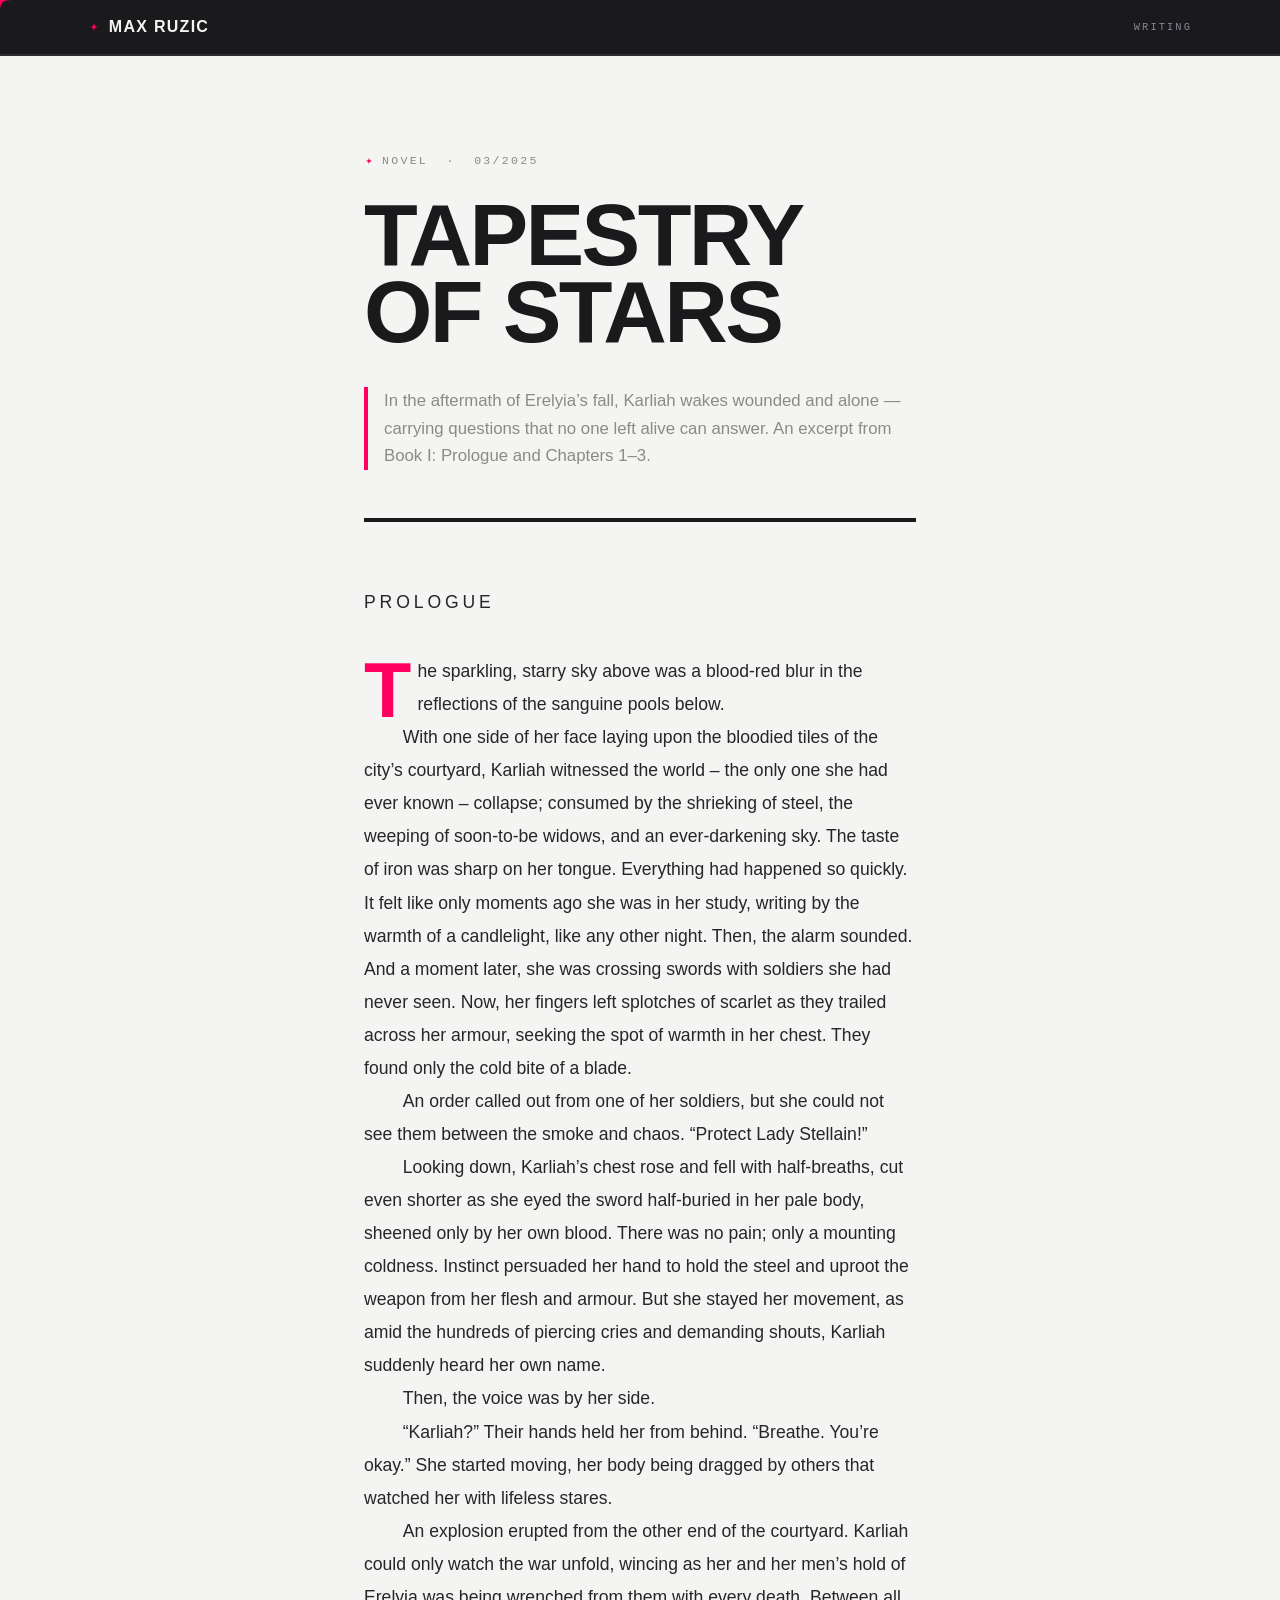
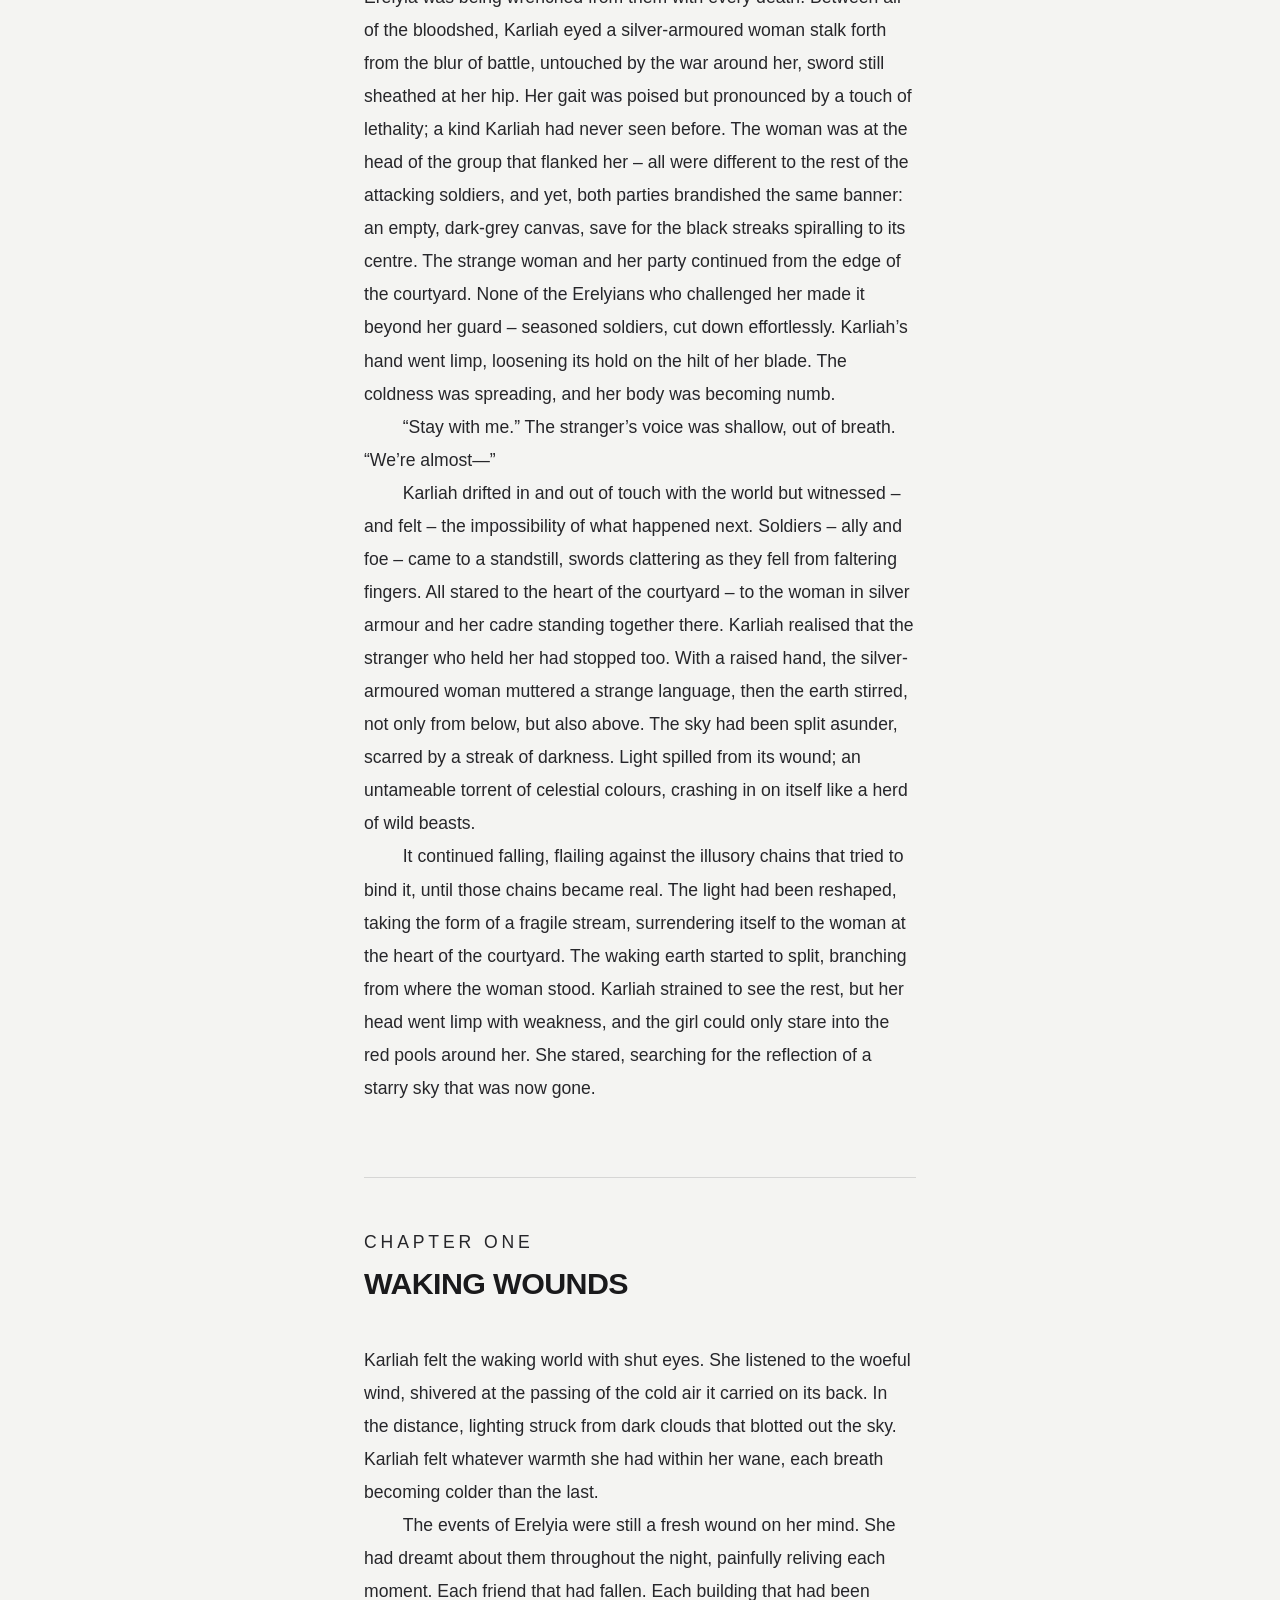
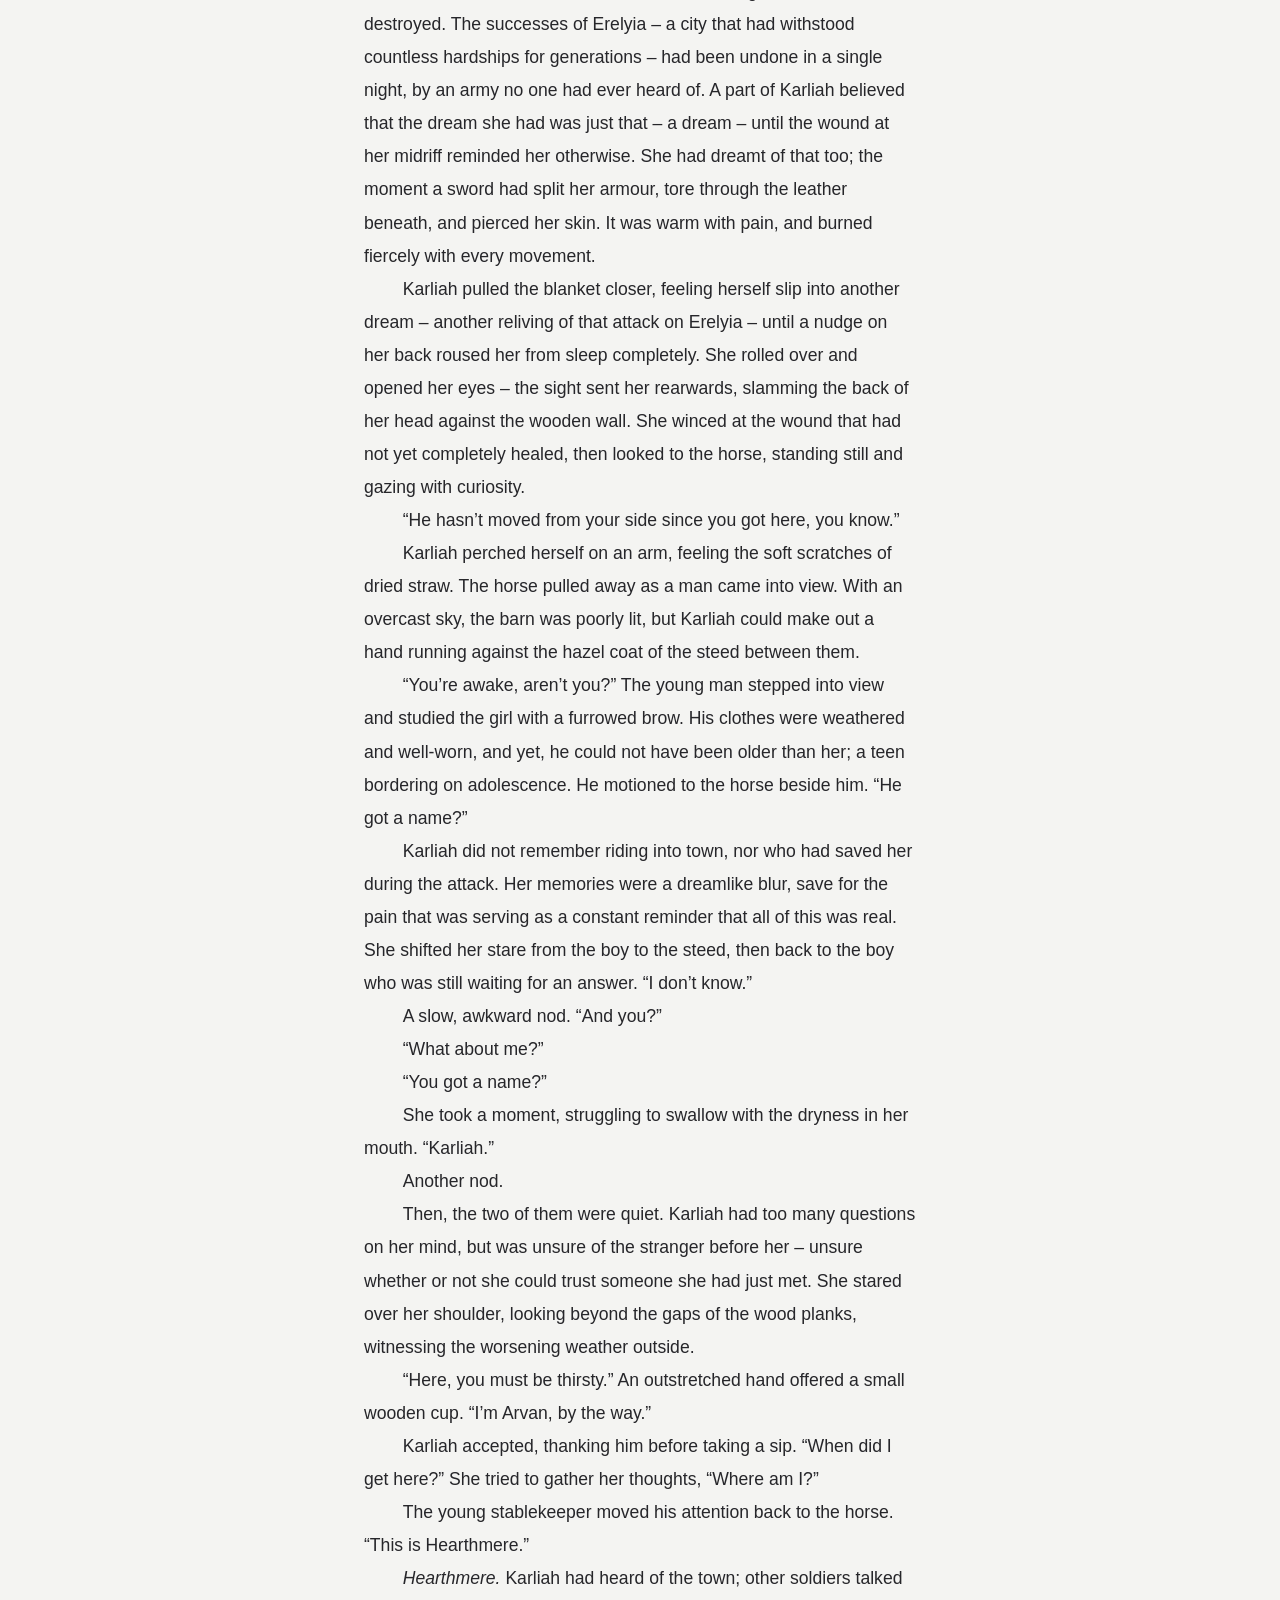
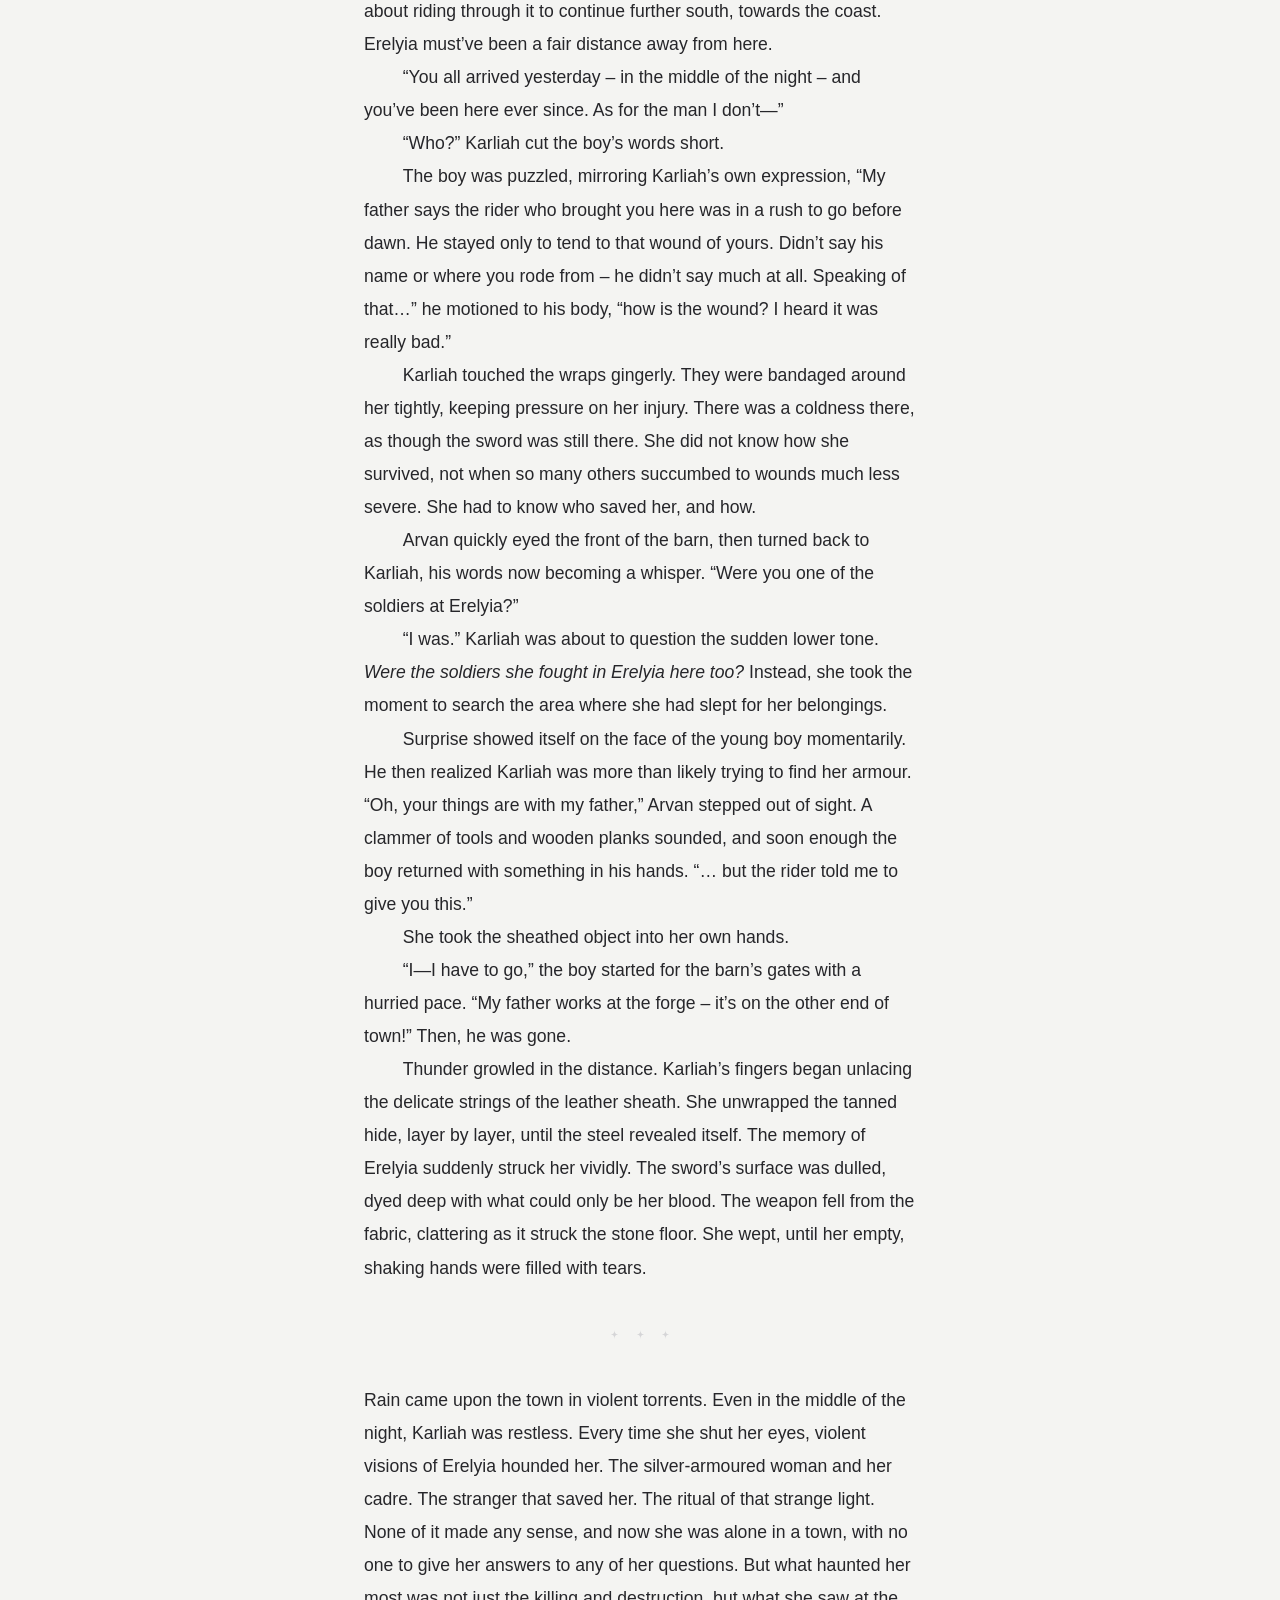
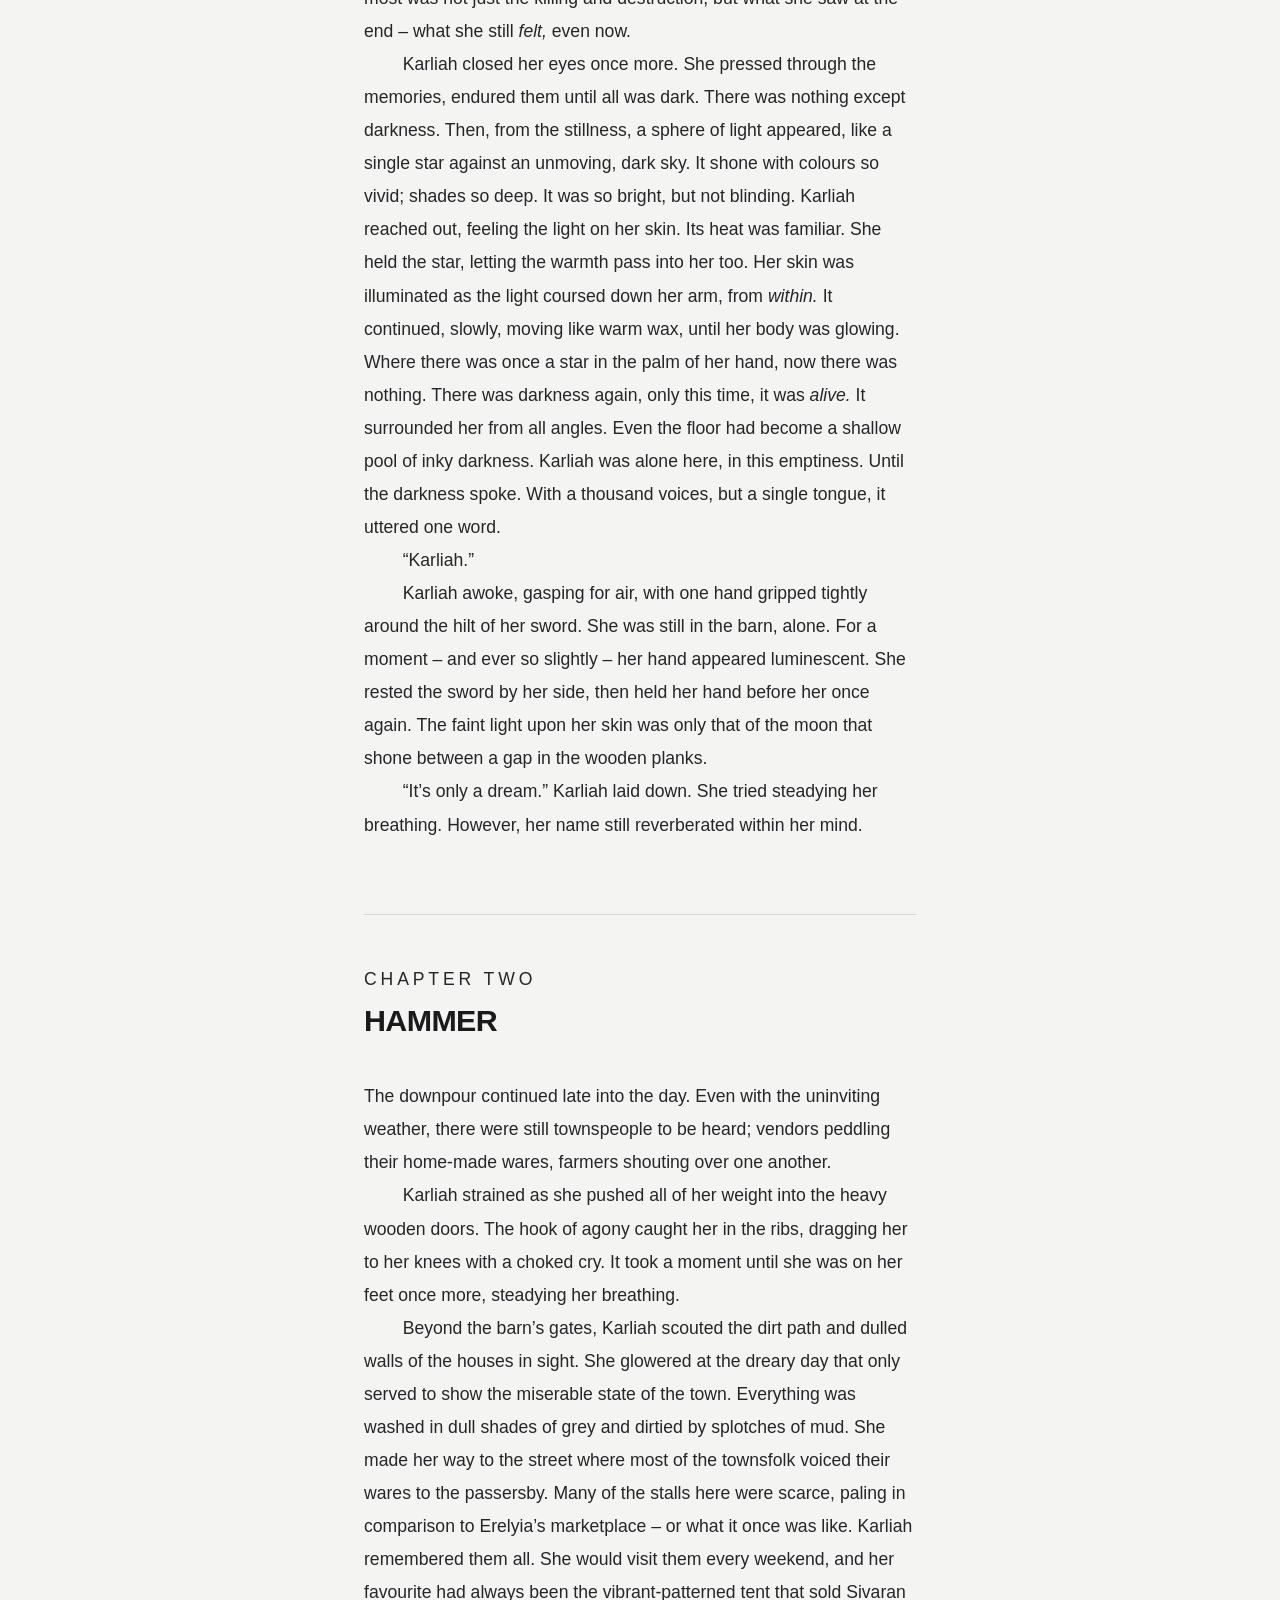
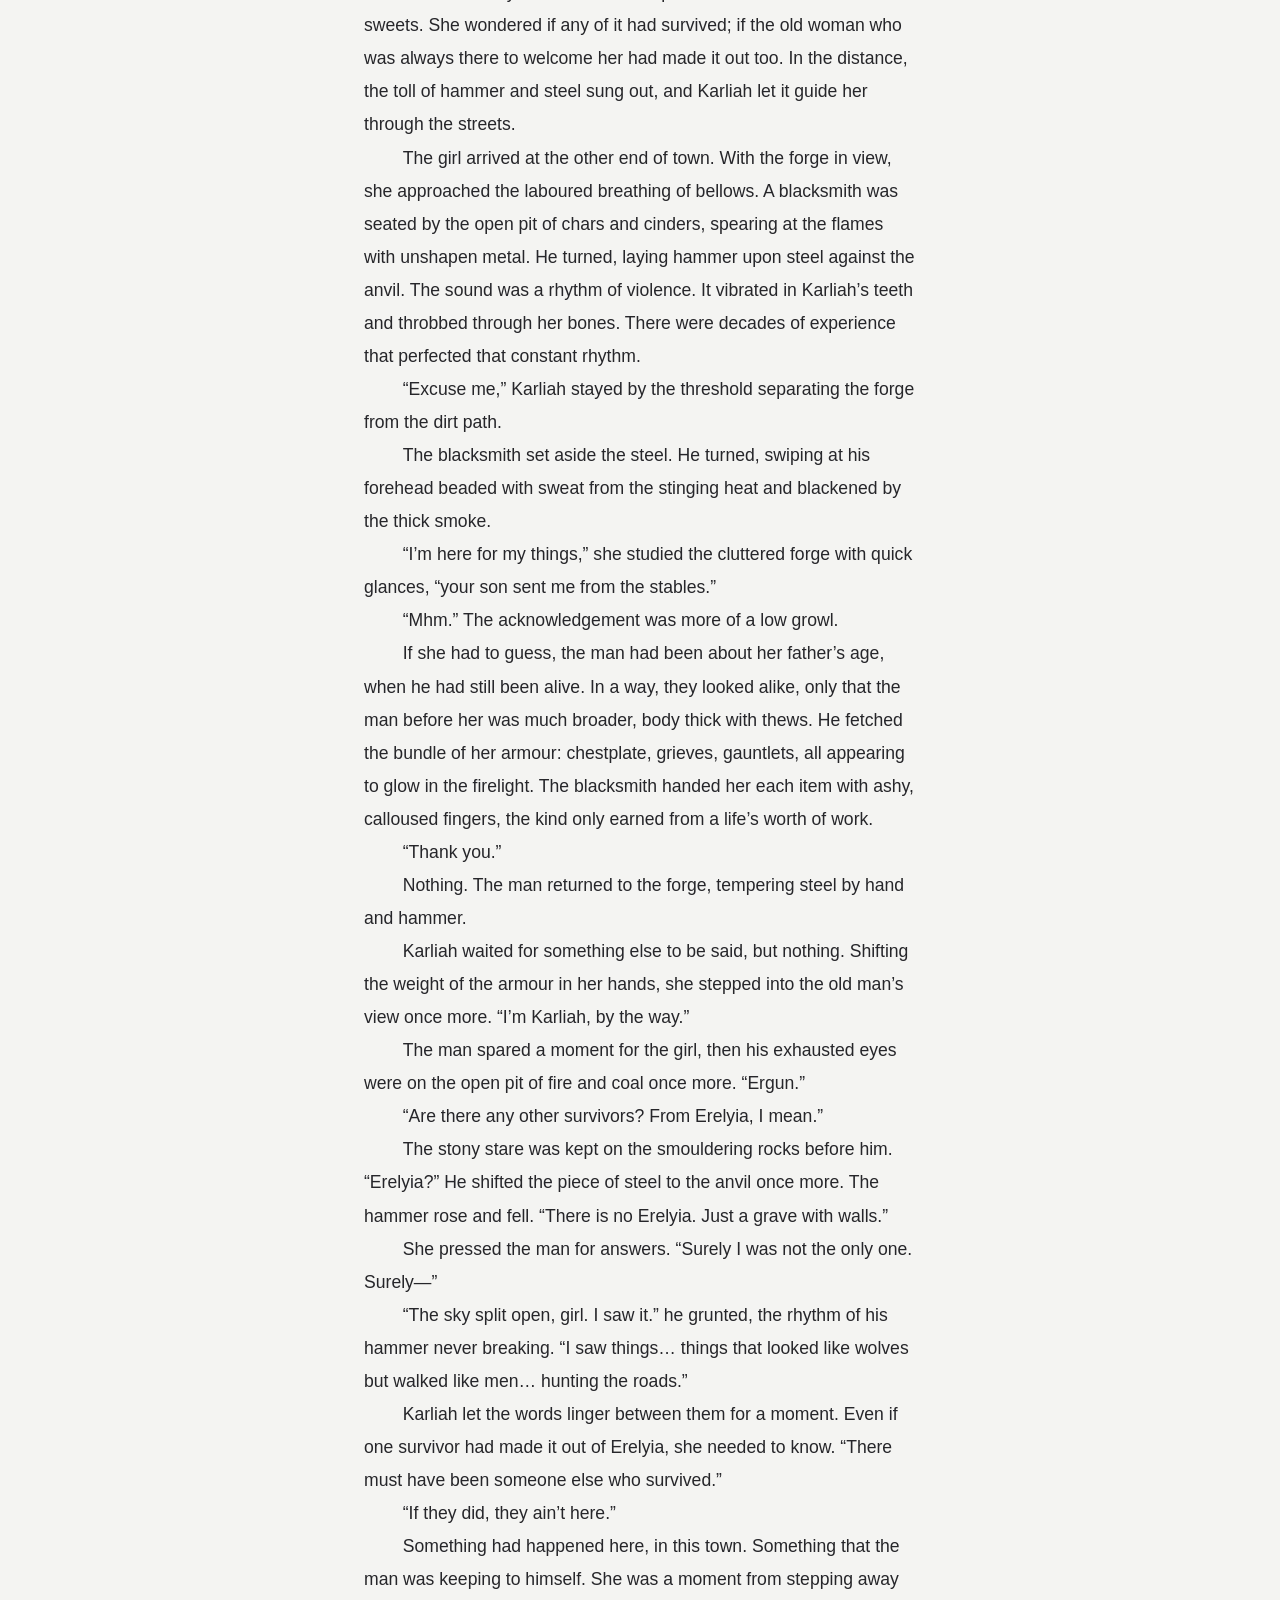
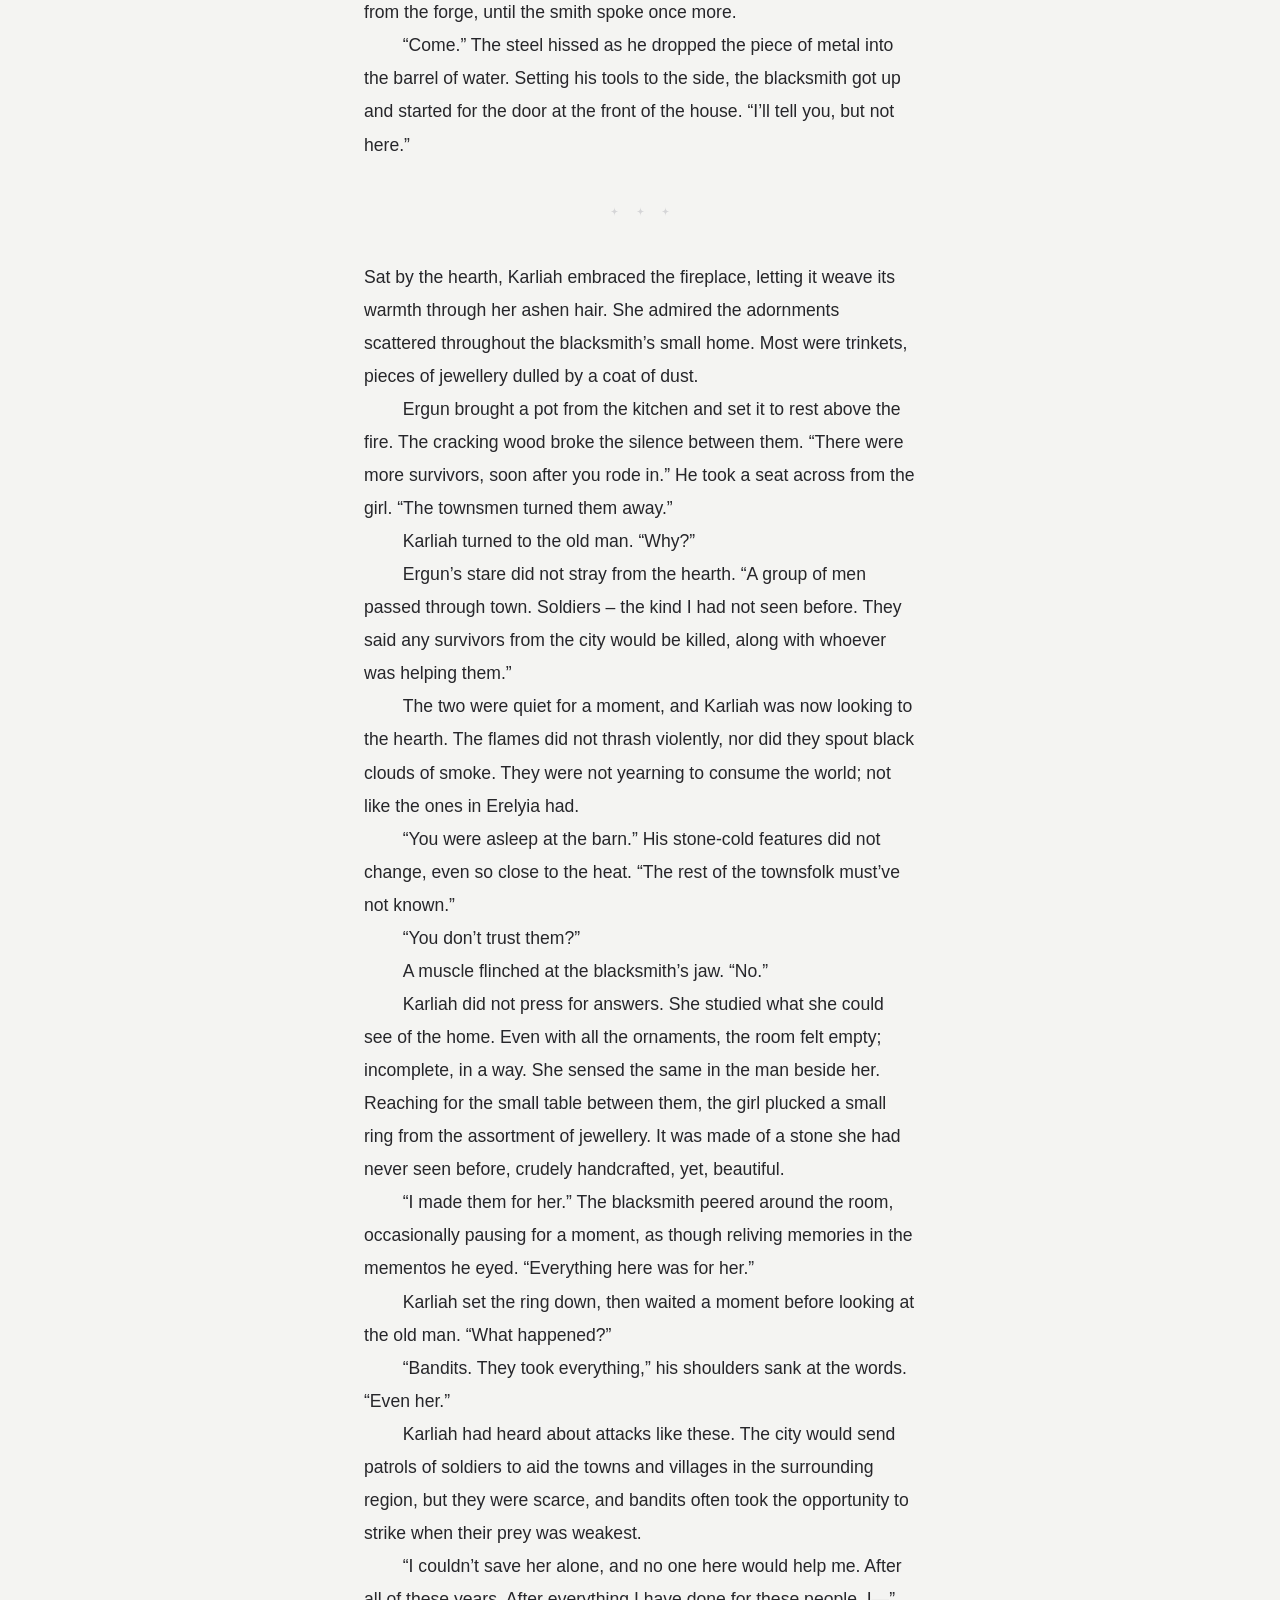
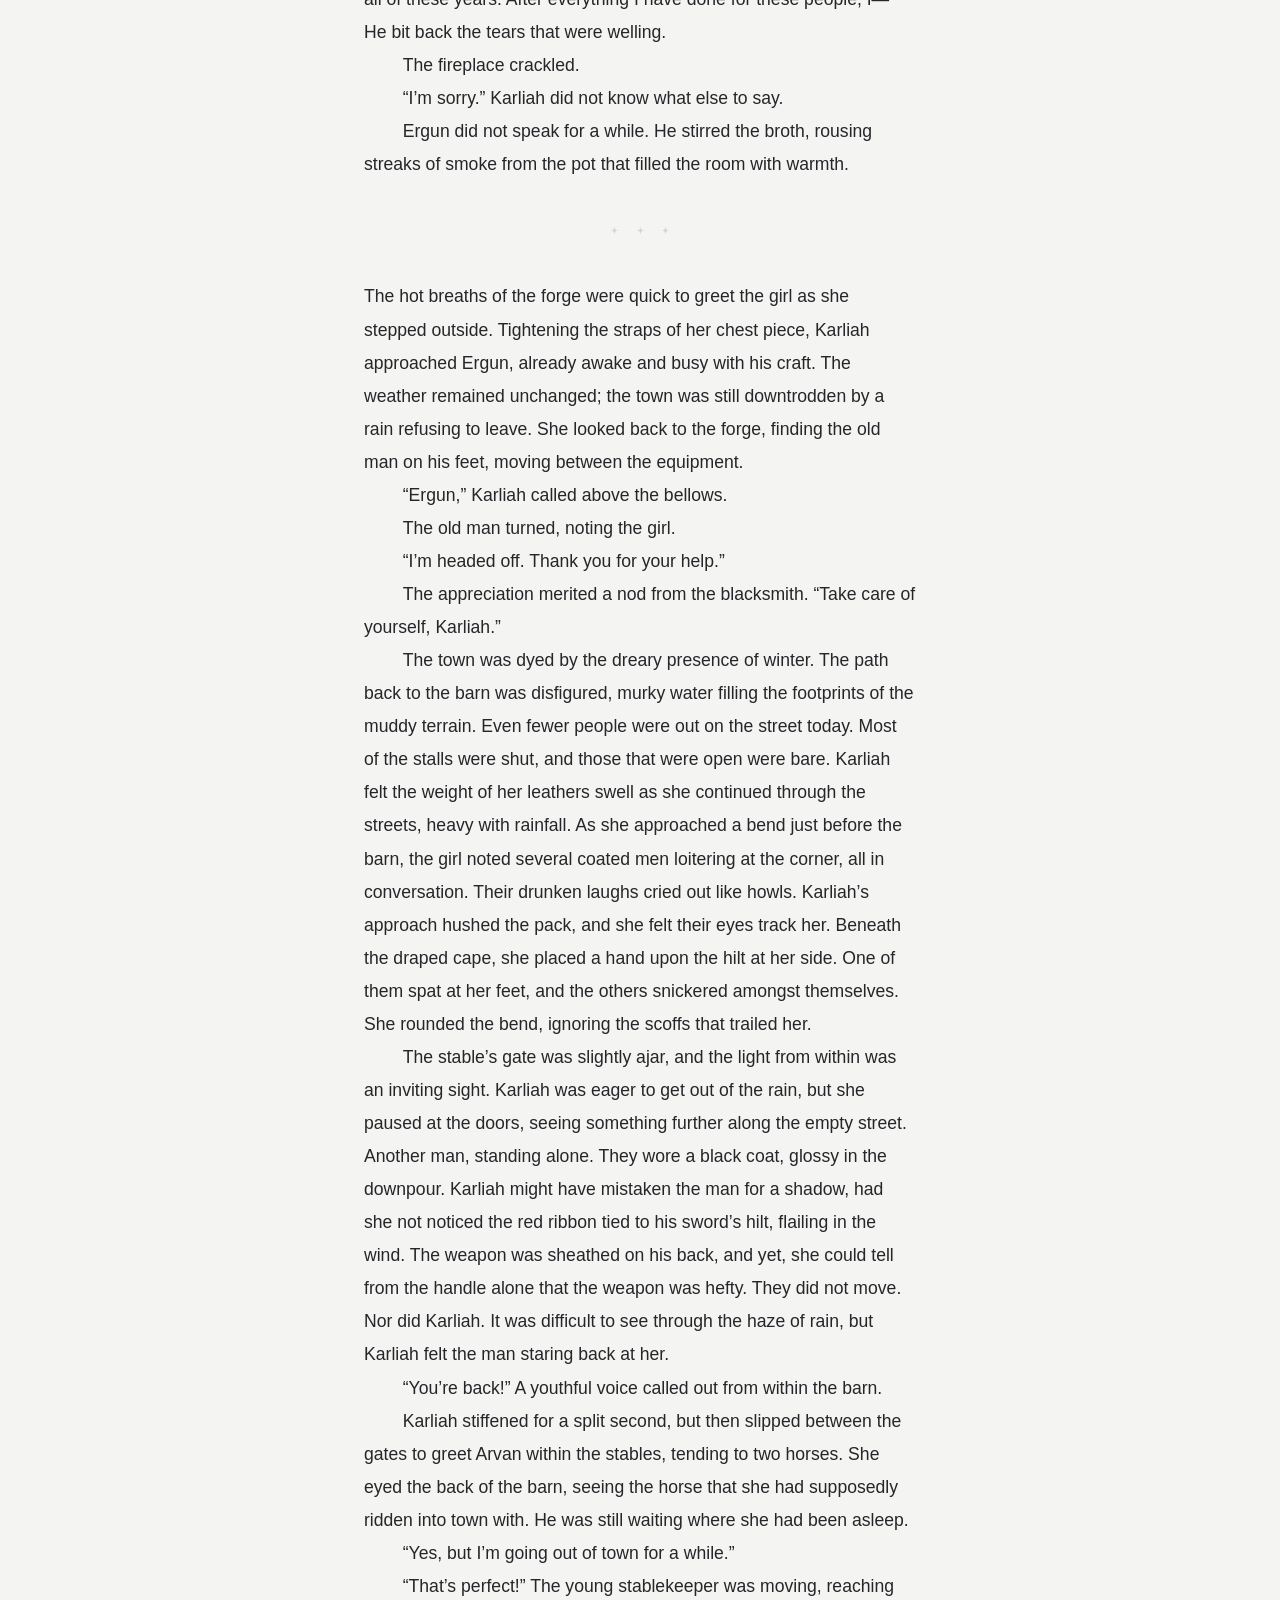
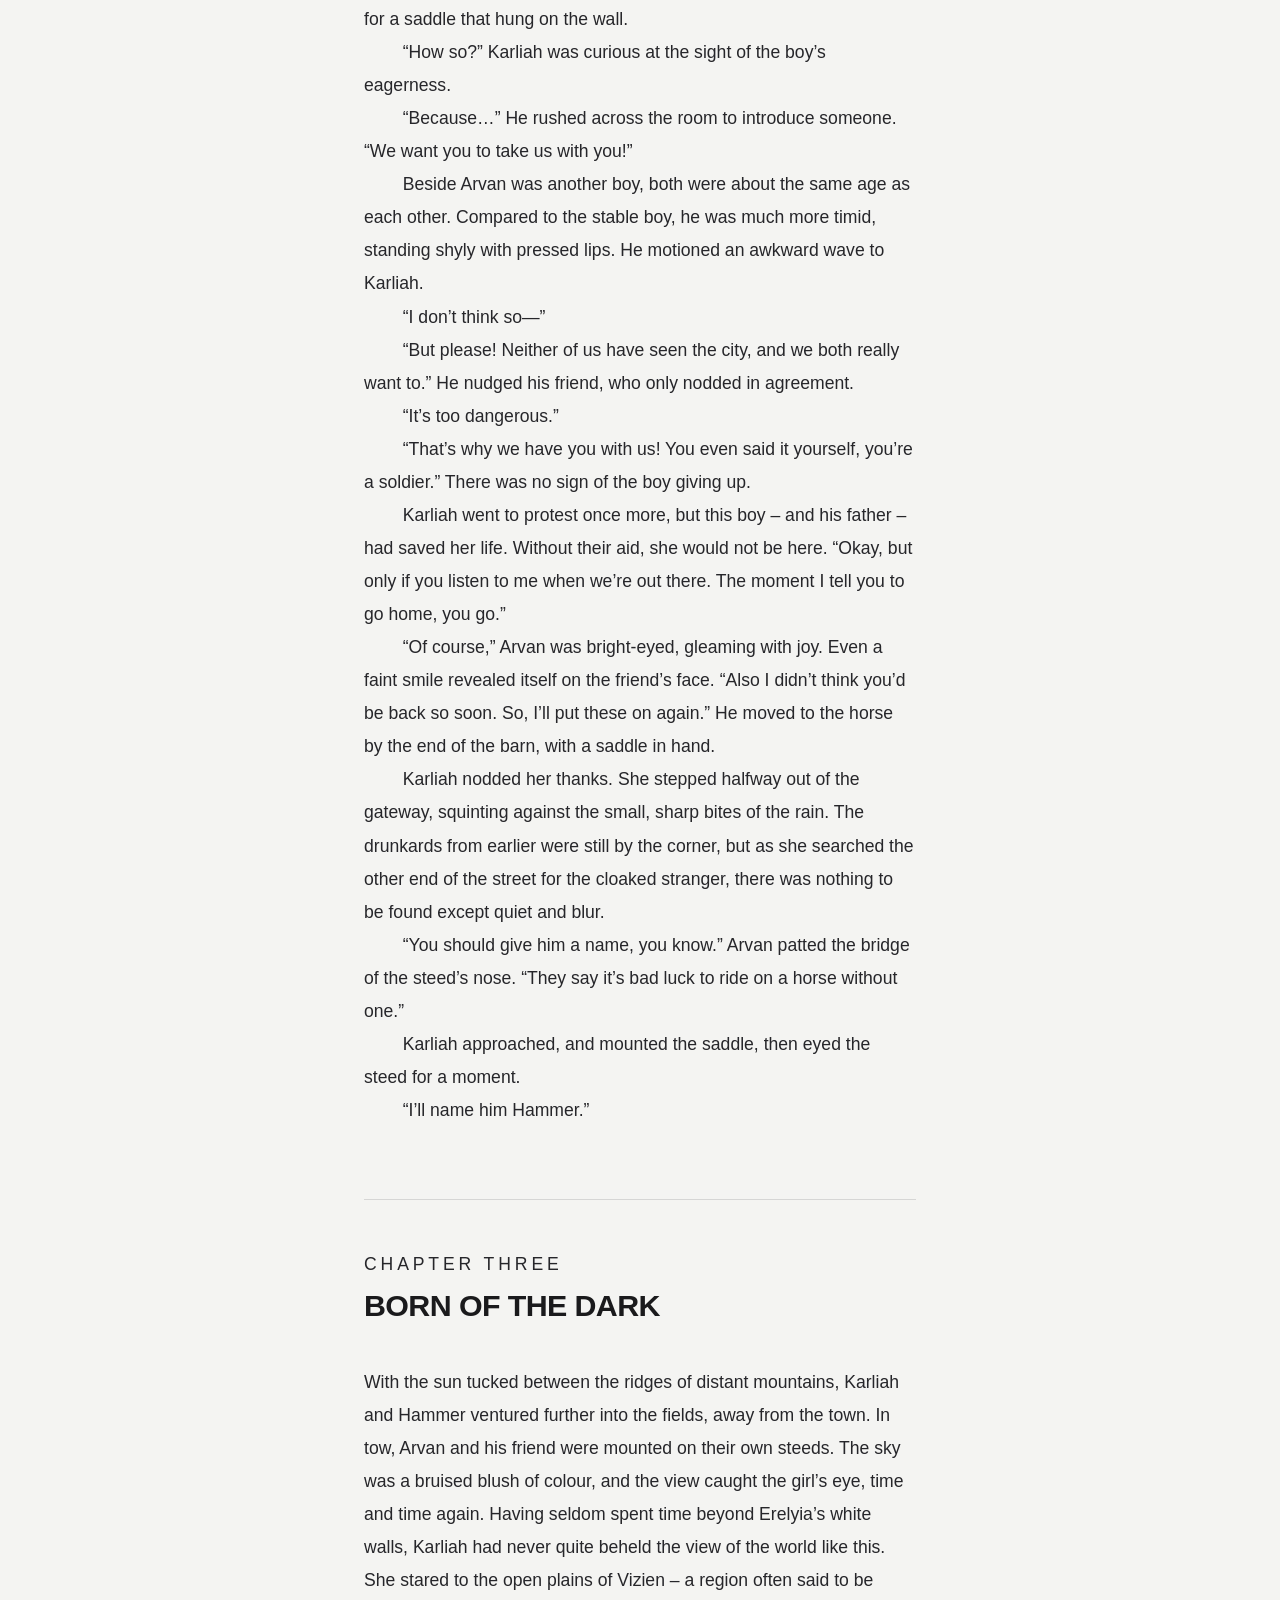
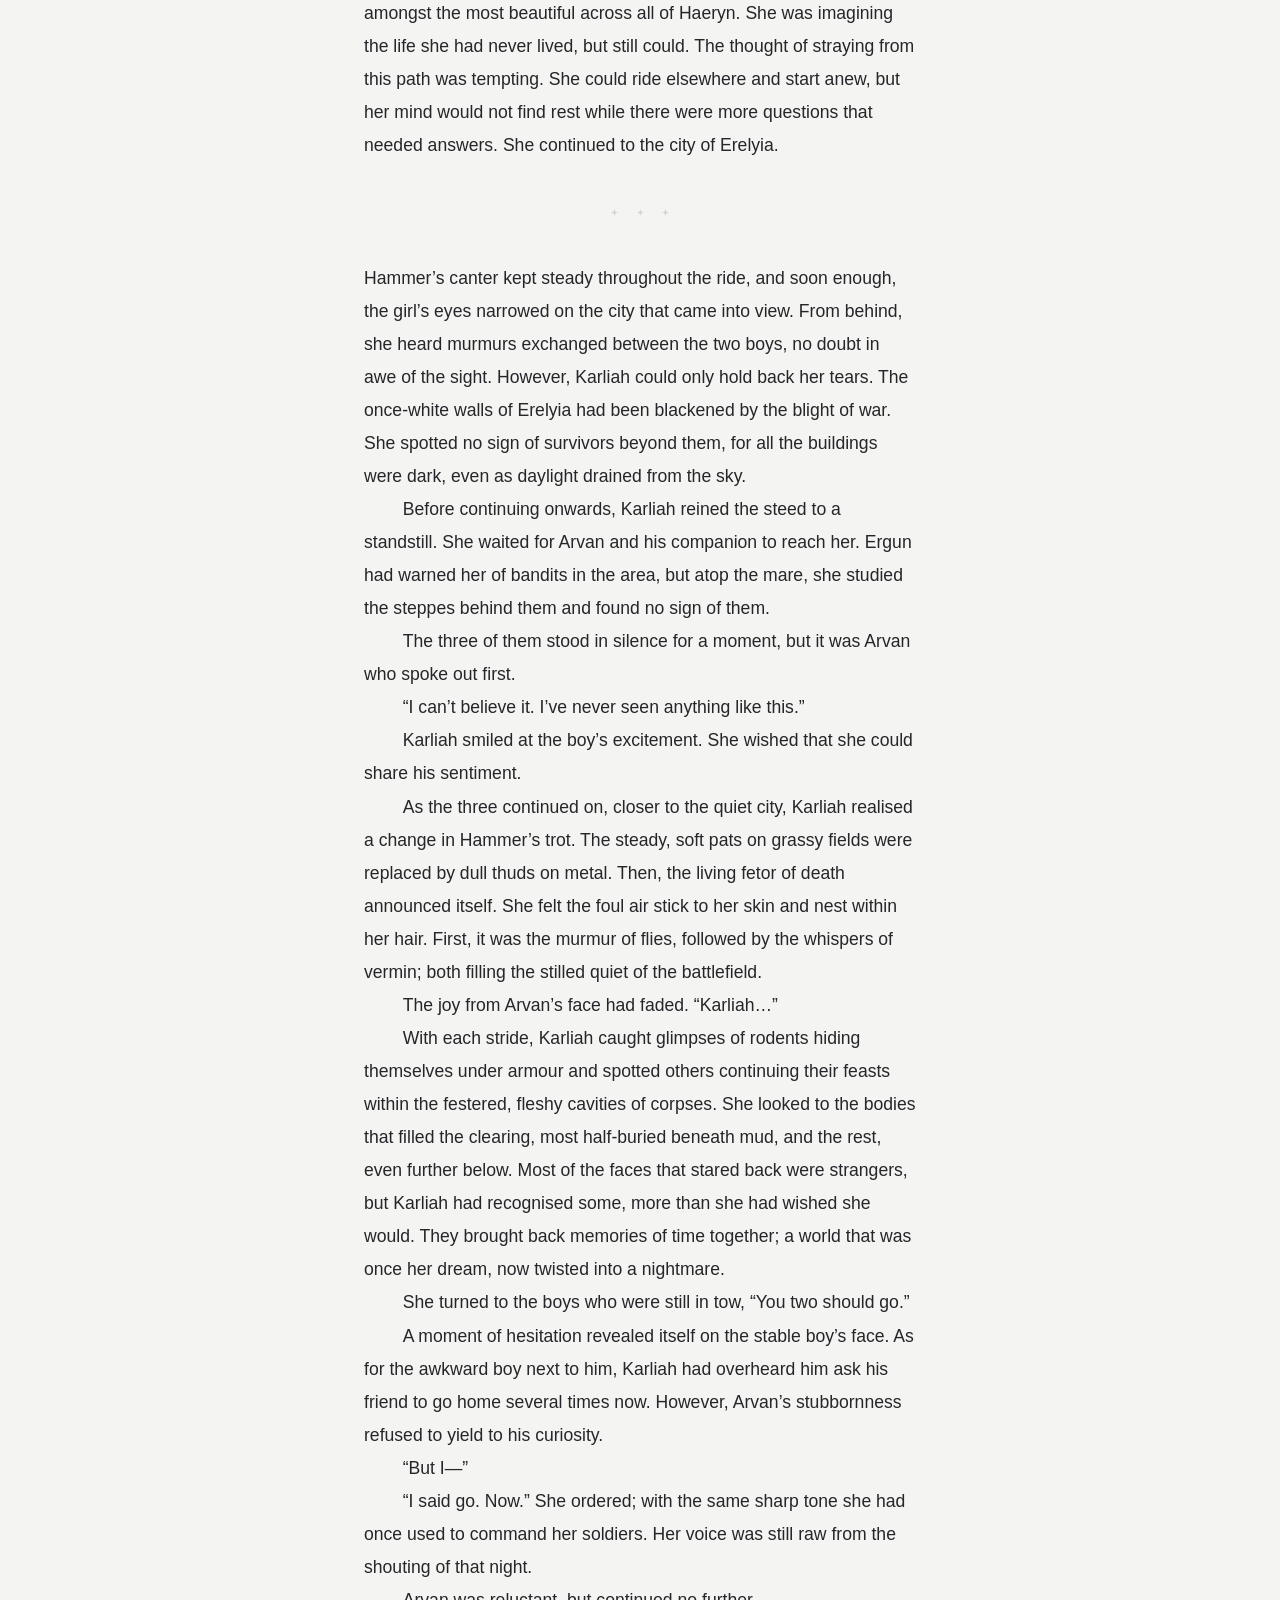
<file: story-tapestry.html>
<!DOCTYPE html>
<html lang="en">
<head>
  <meta charset="UTF-8" />
  <meta name="viewport" content="width=device-width, initial-scale=1.0" />
  <title>Tapestry of Stars &middot; Max Ruzic</title>
  <meta name="description" content="In the ruins of her fallen city, Karliah wakes to find something ancient stirring beneath the earth — and within herself. Novel excerpt by Max Ruzic." />

  <link rel="icon" type="image/svg+xml" href="data:image/svg+xml,<svg xmlns='http://www.w3.org/2000/svg' viewBox='-1.1 -1.1 2.2 2.2'><path d='M0,-1 C0,-0.22 -0.22,0 -1,0 C-0.22,0 0,0.22 0,1 C0,0.22 0.22,0 1,0 C0.22,0 0,-0.22 0,-1 Z' fill='%231a1a1c'/></svg>" />

  <link rel="stylesheet" href="style.css" />
  <link rel="stylesheet" href="story.css" />
</head>
<body>

  <!-- ── Reading progress bar ───────────────────────────────── -->
  <div id="reading-progress"
       role="progressbar"
       aria-valuemin="0"
       aria-valuemax="100"
       aria-valuenow="0"
       aria-label="Reading progress"></div>

  <!-- ── Navigation ────────────────────────────────────────── -->
  <nav class="story-nav" role="navigation" aria-label="Story navigation">
    <div class="story-nav-inner">
      <a class="story-nav-back" href="index.html">
        <svg xmlns="http://www.w3.org/2000/svg" viewBox="-1.1 -1.1 2.2 2.2"
             width="12" height="12" aria-hidden="true">
          <path d="M0,-1 C0,-0.22 -0.22,0 -1,0 C-0.22,0 0,0.22 0,1
                   C0,0.22 0.22,0 1,0 C0.22,0 0,-0.22 0,-1 Z" fill="#ff0060"/>
        </svg>
        Max Ruzic
      </a>
      <span class="story-nav-section">Writing</span>
    </div>
  </nav>

  <!-- ── Main content ──────────────────────────────────────── -->
  <main class="story-main">
    <div class="story-container">

      <header class="story-header">
        <p class="story-eyebrow">
          <svg xmlns="http://www.w3.org/2000/svg" viewBox="-1.1 -1.1 2.2 2.2"
               width="10" height="10" aria-hidden="true">
            <path d="M0,-1 C0,-0.22 -0.22,0 -1,0 C-0.22,0 0,0.22 0,1
                     C0,0.22 0.22,0 1,0 C0.22,0 0,-0.22 0,-1 Z" fill="#ff0060"/>
          </svg>
          Novel &nbsp;&middot;&nbsp; 03/2025
        </p>

        <h1 class="story-title">Tapestry of Stars</h1>

        <p class="story-lede">
          In the aftermath of Erelyia&#8217;s fall, Karliah wakes wounded and alone &#8212;
          carrying questions that no one left alive can answer.
          An excerpt from Book I: Prologue and Chapters 1&#8211;3.
        </p>
      </header>

      <!-- ── Story body ───────────────────────────────────── -->
      <article class="story-body" aria-label="Story text">

        <!-- ── Prologue ──────────────────────────────────── -->
        <div class="story-chapter-break">
          <p class="story-chapter-label">Prologue</p>
        </div>

        <p>The sparkling, starry sky above was a blood-red blur in the reflections of the sanguine pools below.</p>

        <p>With one side of her face laying upon the bloodied tiles of the city&#8217;s courtyard, Karliah witnessed the world &#8211; the only one she had ever known &#8211; collapse; consumed by the shrieking of steel, the weeping of soon-to-be widows, and an ever-darkening sky. The taste of iron was sharp on her tongue. Everything had happened so quickly. It felt like only moments ago she was in her study, writing by the warmth of a candlelight, like any other night. Then, the alarm sounded. And a moment later, she was crossing swords with soldiers she had never seen. Now, her fingers left splotches of scarlet as they trailed across her armour, seeking the spot of warmth in her chest. They found only the cold bite of a blade.</p>

        <p>An order called out from one of her soldiers, but she could not see them between the smoke and chaos. &#8220;Protect Lady Stellain!&#8221;</p>

        <p>Looking down, Karliah&#8217;s chest rose and fell with half-breaths, cut even shorter as she eyed the sword half-buried in her pale body, sheened only by her own blood. There was no pain; only a mounting coldness. Instinct persuaded her hand to hold the steel and uproot the weapon from her flesh and armour. But she stayed her movement, as amid the hundreds of piercing cries and demanding shouts, Karliah suddenly heard her own name.</p>

        <p>Then, the voice was by her side.</p>

        <p>&#8220;Karliah?&#8221; Their hands held her from behind. &#8220;Breathe. You&#8217;re okay.&#8221; She started moving, her body being dragged by others that watched her with lifeless stares.</p>

        <p>An explosion erupted from the other end of the courtyard. Karliah could only watch the war unfold, wincing as her and her men&#8217;s hold of Erelyia was being wrenched from them with every death. Between all of the bloodshed, Karliah eyed a silver-armoured woman stalk forth from the blur of battle, untouched by the war around her, sword still sheathed at her hip. Her gait was poised but pronounced by a touch of lethality; a kind Karliah had never seen before. The woman was at the head of the group that flanked her &#8211; all were different to the rest of the attacking soldiers, and yet, both parties brandished the same banner: an empty, dark-grey canvas, save for the black streaks spiralling to its centre. The strange woman and her party continued from the edge of the courtyard. None of the Erelyians who challenged her made it beyond her guard &#8211; seasoned soldiers, cut down effortlessly. Karliah&#8217;s hand went limp, loosening its hold on the hilt of her blade. The coldness was spreading, and her body was becoming numb.</p>

        <p>&#8220;Stay with me.&#8221; The stranger&#8217;s voice was shallow, out of breath. &#8220;We&#8217;re almost&#8212;&#8221;</p>

        <p>Karliah drifted in and out of touch with the world but witnessed &#8211; and felt &#8211; the impossibility of what happened next. Soldiers &#8211; ally and foe &#8211; came to a standstill, swords clattering as they fell from faltering fingers. All stared to the heart of the courtyard &#8211; to the woman in silver armour and her cadre standing together there. Karliah realised that the stranger who held her had stopped too. With a raised hand, the silver-armoured woman muttered a strange language, then the earth stirred, not only from below, but also above. The sky had been split asunder, scarred by a streak of darkness. Light spilled from its wound; an untameable torrent of celestial colours, crashing in on itself like a herd of wild beasts.</p>

        <p>It continued falling, flailing against the illusory chains that tried to bind it, until those chains became real. The light had been reshaped, taking the form of a fragile stream, surrendering itself to the woman at the heart of the courtyard. The waking earth started to split, branching from where the woman stood. Karliah strained to see the rest, but her head went limp with weakness, and the girl could only stare into the red pools around her. She stared, searching for the reflection of a starry sky that was now gone.</p>

        <!-- ── Chapter 1 ──────────────────────────────────── -->
        <div class="story-chapter-break">
          <p class="story-chapter-label">Chapter One</p>
          <h2 class="story-chapter-title">Waking Wounds</h2>
        </div>

        <p>Karliah felt the waking world with shut eyes. She listened to the woeful wind, shivered at the passing of the cold air it carried on its back. In the distance, lighting struck from dark clouds that blotted out the sky. Karliah felt whatever warmth she had within her wane, each breath becoming colder than the last.</p>

        <p>The events of Erelyia were still a fresh wound on her mind. She had dreamt about them throughout the night, painfully reliving each moment. Each friend that had fallen. Each building that had been destroyed. The successes of Erelyia &#8211; a city that had withstood countless hardships for generations &#8211; had been undone in a single night, by an army no one had ever heard of. A part of Karliah believed that the dream she had was just that &#8211; a dream &#8211; until the wound at her midriff reminded her otherwise. She had dreamt of that too; the moment a sword had split her armour, tore through the leather beneath, and pierced her skin. It was warm with pain, and burned fiercely with every movement.</p>

        <p>Karliah pulled the blanket closer, feeling herself slip into another dream &#8211; another reliving of that attack on Erelyia &#8211; until a nudge on her back roused her from sleep completely. She rolled over and opened her eyes &#8211; the sight sent her rearwards, slamming the back of her head against the wooden wall. She winced at the wound that had not yet completely healed, then looked to the horse, standing still and gazing with curiosity.</p>

        <p>&#8220;He hasn&#8217;t moved from your side since you got here, you know.&#8221;</p>

        <p>Karliah perched herself on an arm, feeling the soft scratches of dried straw. The horse pulled away as a man came into view. With an overcast sky, the barn was poorly lit, but Karliah could make out a hand running against the hazel coat of the steed between them.</p>

        <p>&#8220;You&#8217;re awake, aren&#8217;t you?&#8221; The young man stepped into view and studied the girl with a furrowed brow. His clothes were weathered and well-worn, and yet, he could not have been older than her; a teen bordering on adolescence. He motioned to the horse beside him. &#8220;He got a name?&#8221;</p>

        <p>Karliah did not remember riding into town, nor who had saved her during the attack. Her memories were a dreamlike blur, save for the pain that was serving as a constant reminder that all of this was real. She shifted her stare from the boy to the steed, then back to the boy who was still waiting for an answer. &#8220;I don&#8217;t know.&#8221;</p>

        <p>A slow, awkward nod. &#8220;And you?&#8221;</p>

        <p>&#8220;What about me?&#8221;</p>

        <p>&#8220;You got a name?&#8221;</p>

        <p>She took a moment, struggling to swallow with the dryness in her mouth. &#8220;Karliah.&#8221;</p>

        <p>Another nod.</p>

        <p>Then, the two of them were quiet. Karliah had too many questions on her mind, but was unsure of the stranger before her &#8211; unsure whether or not she could trust someone she had just met. She stared over her shoulder, looking beyond the gaps of the wood planks, witnessing the worsening weather outside.</p>

        <p>&#8220;Here, you must be thirsty.&#8221; An outstretched hand offered a small wooden cup. &#8220;I&#8217;m Arvan, by the way.&#8221;</p>

        <p>Karliah accepted, thanking him before taking a sip. &#8220;When did I get here?&#8221; She tried to gather her thoughts, &#8220;Where am I?&#8221;</p>

        <p>The young stablekeeper moved his attention back to the horse. &#8220;This is Hearthmere.&#8221;</p>

        <p><em>Hearthmere.</em> Karliah had heard of the town; other soldiers talked about riding through it to continue further south, towards the coast. Erelyia must&#8217;ve been a fair distance away from here.</p>

        <p>&#8220;You all arrived yesterday &#8211; in the middle of the night &#8211; and you&#8217;ve been here ever since. As for the man I don&#8217;t&#8212;&#8221;</p>

        <p>&#8220;Who?&#8221; Karliah cut the boy&#8217;s words short.</p>

        <p>The boy was puzzled, mirroring Karliah&#8217;s own expression, &#8220;My father says the rider who brought you here was in a rush to go before dawn. He stayed only to tend to that wound of yours. Didn&#8217;t say his name or where you rode from &#8211; he didn&#8217;t say much at all. Speaking of that&#8230;&#8221; he motioned to his body, &#8220;how is the wound? I heard it was really bad.&#8221;</p>

        <p>Karliah touched the wraps gingerly. They were bandaged around her tightly, keeping pressure on her injury. There was a coldness there, as though the sword was still there. She did not know how she survived, not when so many others succumbed to wounds much less severe. She had to know who saved her, and how.</p>

        <p>Arvan quickly eyed the front of the barn, then turned back to Karliah, his words now becoming a whisper. &#8220;Were you one of the soldiers at Erelyia?&#8221;</p>

        <p>&#8220;I was.&#8221; Karliah was about to question the sudden lower tone. <em>Were the soldiers she fought in Erelyia here too?</em> Instead, she took the moment to search the area where she had slept for her belongings.</p>

        <p>Surprise showed itself on the face of the young boy momentarily. He then realized Karliah was more than likely trying to find her armour. &#8220;Oh, your things are with my father,&#8221; Arvan stepped out of sight. A clammer of tools and wooden planks sounded, and soon enough the boy returned with something in his hands. &#8220;&#8230; but the rider told me to give you this.&#8221;</p>

        <p>She took the sheathed object into her own hands.</p>

        <p>&#8220;I&#8212;I have to go,&#8221; the boy started for the barn&#8217;s gates with a hurried pace. &#8220;My father works at the forge &#8211; it&#8217;s on the other end of town!&#8221; Then, he was gone.</p>

        <p>Thunder growled in the distance. Karliah&#8217;s fingers began unlacing the delicate strings of the leather sheath. She unwrapped the tanned hide, layer by layer, until the steel revealed itself. The memory of Erelyia suddenly struck her vividly. The sword&#8217;s surface was dulled, dyed deep with what could only be her blood. The weapon fell from the fabric, clattering as it struck the stone floor. She wept, until her empty, shaking hands were filled with tears.</p>

        <div class="story-break" aria-hidden="true">
          <svg xmlns="http://www.w3.org/2000/svg" viewBox="-1.1 -1.1 2.2 2.2" width="11" height="11"><path d="M0,-1 C0,-0.22 -0.22,0 -1,0 C-0.22,0 0,0.22 0,1 C0,0.22 0.22,0 1,0 C0.22,0 0,-0.22 0,-1 Z" fill="currentColor"/></svg>
          <svg xmlns="http://www.w3.org/2000/svg" viewBox="-1.1 -1.1 2.2 2.2" width="11" height="11"><path d="M0,-1 C0,-0.22 -0.22,0 -1,0 C-0.22,0 0,0.22 0,1 C0,0.22 0.22,0 1,0 C0.22,0 0,-0.22 0,-1 Z" fill="currentColor"/></svg>
          <svg xmlns="http://www.w3.org/2000/svg" viewBox="-1.1 -1.1 2.2 2.2" width="11" height="11"><path d="M0,-1 C0,-0.22 -0.22,0 -1,0 C-0.22,0 0,0.22 0,1 C0,0.22 0.22,0 1,0 C0.22,0 0,-0.22 0,-1 Z" fill="currentColor"/></svg>
        </div>

        <p>Rain came upon the town in violent torrents. Even in the middle of the night, Karliah was restless. Every time she shut her eyes, violent visions of Erelyia hounded her. The silver-armoured woman and her cadre. The stranger that saved her. The ritual of that strange light. None of it made any sense, and now she was alone in a town, with no one to give her answers to any of her questions. But what haunted her most was not just the killing and destruction, but what she saw at the end &#8211; what she still <em>felt,</em> even now.</p>

        <p>Karliah closed her eyes once more. She pressed through the memories, endured them until all was dark. There was nothing except darkness. Then, from the stillness, a sphere of light appeared, like a single star against an unmoving, dark sky. It shone with colours so vivid; shades so deep. It was so bright, but not blinding. Karliah reached out, feeling the light on her skin. Its heat was familiar. She held the star, letting the warmth pass into her too. Her skin was illuminated as the light coursed down her arm, from <em>within.</em> It continued, slowly, moving like warm wax, until her body was glowing. Where there was once a star in the palm of her hand, now there was nothing. There was darkness again, only this time, it was <em>alive.</em> It surrounded her from all angles. Even the floor had become a shallow pool of inky darkness. Karliah was alone here, in this emptiness. Until the darkness spoke. With a thousand voices, but a single tongue, it uttered one word.</p>

        <p>&#8220;Karliah.&#8221;</p>

        <p>Karliah awoke, gasping for air, with one hand gripped tightly around the hilt of her sword. She was still in the barn, alone. For a moment &#8211; and ever so slightly &#8211; her hand appeared luminescent. She rested the sword by her side, then held her hand before her once again. The faint light upon her skin was only that of the moon that shone between a gap in the wooden planks.</p>

        <p>&#8220;It&#8217;s only a dream.&#8221; Karliah laid down. She tried steadying her breathing. However, her name still reverberated within her mind.</p>

        <!-- ── Chapter 2 ──────────────────────────────────── -->
        <div class="story-chapter-break">
          <p class="story-chapter-label">Chapter Two</p>
          <h2 class="story-chapter-title">Hammer</h2>
        </div>

        <p>The downpour continued late into the day. Even with the uninviting weather, there were still townspeople to be heard; vendors peddling their home-made wares, farmers shouting over one another.</p>

        <p>Karliah strained as she pushed all of her weight into the heavy wooden doors. The hook of agony caught her in the ribs, dragging her to her knees with a choked cry. It took a moment until she was on her feet once more, steadying her breathing.</p>

        <p>Beyond the barn&#8217;s gates, Karliah scouted the dirt path and dulled walls of the houses in sight. She glowered at the dreary day that only served to show the miserable state of the town. Everything was washed in dull shades of grey and dirtied by splotches of mud. She made her way to the street where most of the townsfolk voiced their wares to the passersby. Many of the stalls here were scarce, paling in comparison to Erelyia&#8217;s marketplace &#8211; or what it once was like. Karliah remembered them all. She would visit them every weekend, and her favourite had always been the vibrant-patterned tent that sold Sivaran sweets. She wondered if any of it had survived; if the old woman who was always there to welcome her had made it out too. In the distance, the toll of hammer and steel sung out, and Karliah let it guide her through the streets.</p>

        <p>The girl arrived at the other end of town. With the forge in view, she approached the laboured breathing of bellows. A blacksmith was seated by the open pit of chars and cinders, spearing at the flames with unshapen metal. He turned, laying hammer upon steel against the anvil. The sound was a rhythm of violence. It vibrated in Karliah&#8217;s teeth and throbbed through her bones. There were decades of experience that perfected that constant rhythm.</p>

        <p>&#8220;Excuse me,&#8221; Karliah stayed by the threshold separating the forge from the dirt path.</p>

        <p>The blacksmith set aside the steel. He turned, swiping at his forehead beaded with sweat from the stinging heat and blackened by the thick smoke.</p>

        <p>&#8220;I&#8217;m here for my things,&#8221; she studied the cluttered forge with quick glances, &#8220;your son sent me from the stables.&#8221;</p>

        <p>&#8220;Mhm.&#8221; The acknowledgement was more of a low growl.</p>

        <p>If she had to guess, the man had been about her father&#8217;s age, when he had still been alive. In a way, they looked alike, only that the man before her was much broader, body thick with thews. He fetched the bundle of her armour: chestplate, grieves, gauntlets, all appearing to glow in the firelight. The blacksmith handed her each item with ashy, calloused fingers, the kind only earned from a life&#8217;s worth of work.</p>

        <p>&#8220;Thank you.&#8221;</p>

        <p>Nothing. The man returned to the forge, tempering steel by hand and hammer.</p>

        <p>Karliah waited for something else to be said, but nothing. Shifting the weight of the armour in her hands, she stepped into the old man&#8217;s view once more. &#8220;I&#8217;m Karliah, by the way.&#8221;</p>

        <p>The man spared a moment for the girl, then his exhausted eyes were on the open pit of fire and coal once more. &#8220;Ergun.&#8221;</p>

        <p>&#8220;Are there any other survivors? From Erelyia, I mean.&#8221;</p>

        <p>The stony stare was kept on the smouldering rocks before him. &#8220;Erelyia?&#8221; He shifted the piece of steel to the anvil once more. The hammer rose and fell. &#8220;There is no Erelyia. Just a grave with walls.&#8221;</p>

        <p>She pressed the man for answers. &#8220;Surely I was not the only one. Surely&#8212;&#8221;</p>

        <p>&#8220;The sky split open, girl. I saw it.&#8221; he grunted, the rhythm of his hammer never breaking. &#8220;I saw things&#8230; things that looked like wolves but walked like men&#8230; hunting the roads.&#8221;</p>

        <p>Karliah let the words linger between them for a moment. Even if one survivor had made it out of Erelyia, she needed to know. &#8220;There must have been someone else who survived.&#8221;</p>

        <p>&#8220;If they did, they ain&#8217;t here.&#8221;</p>

        <p>Something had happened here, in this town. Something that the man was keeping to himself. She was a moment from stepping away from the forge, until the smith spoke once more.</p>

        <p>&#8220;Come.&#8221; The steel hissed as he dropped the piece of metal into the barrel of water. Setting his tools to the side, the blacksmith got up and started for the door at the front of the house. &#8220;I&#8217;ll tell you, but not here.&#8221;</p>

        <div class="story-break" aria-hidden="true">
          <svg xmlns="http://www.w3.org/2000/svg" viewBox="-1.1 -1.1 2.2 2.2" width="11" height="11"><path d="M0,-1 C0,-0.22 -0.22,0 -1,0 C-0.22,0 0,0.22 0,1 C0,0.22 0.22,0 1,0 C0.22,0 0,-0.22 0,-1 Z" fill="currentColor"/></svg>
          <svg xmlns="http://www.w3.org/2000/svg" viewBox="-1.1 -1.1 2.2 2.2" width="11" height="11"><path d="M0,-1 C0,-0.22 -0.22,0 -1,0 C-0.22,0 0,0.22 0,1 C0,0.22 0.22,0 1,0 C0.22,0 0,-0.22 0,-1 Z" fill="currentColor"/></svg>
          <svg xmlns="http://www.w3.org/2000/svg" viewBox="-1.1 -1.1 2.2 2.2" width="11" height="11"><path d="M0,-1 C0,-0.22 -0.22,0 -1,0 C-0.22,0 0,0.22 0,1 C0,0.22 0.22,0 1,0 C0.22,0 0,-0.22 0,-1 Z" fill="currentColor"/></svg>
        </div>

        <p>Sat by the hearth, Karliah embraced the fireplace, letting it weave its warmth through her ashen hair. She admired the adornments scattered throughout the blacksmith&#8217;s small home. Most were trinkets, pieces of jewellery dulled by a coat of dust.</p>

        <p>Ergun brought a pot from the kitchen and set it to rest above the fire. The cracking wood broke the silence between them. &#8220;There were more survivors, soon after you rode in.&#8221; He took a seat across from the girl. &#8220;The townsmen turned them away.&#8221;</p>

        <p>Karliah turned to the old man. &#8220;Why?&#8221;</p>

        <p>Ergun&#8217;s stare did not stray from the hearth. &#8220;A group of men passed through town. Soldiers &#8211; the kind I had not seen before. They said any survivors from the city would be killed, along with whoever was helping them.&#8221;</p>

        <p>The two were quiet for a moment, and Karliah was now looking to the hearth. The flames did not thrash violently, nor did they spout black clouds of smoke. They were not yearning to consume the world; not like the ones in Erelyia had.</p>

        <p>&#8220;You were asleep at the barn.&#8221; His stone-cold features did not change, even so close to the heat. &#8220;The rest of the townsfolk must&#8217;ve not known.&#8221;</p>

        <p>&#8220;You don&#8217;t trust them?&#8221;</p>

        <p>A muscle flinched at the blacksmith&#8217;s jaw. &#8220;No.&#8221;</p>

        <p>Karliah did not press for answers. She studied what she could see of the home. Even with all the ornaments, the room felt empty; incomplete, in a way. She sensed the same in the man beside her. Reaching for the small table between them, the girl plucked a small ring from the assortment of jewellery. It was made of a stone she had never seen before, crudely handcrafted, yet, beautiful.</p>

        <p>&#8220;I made them for her.&#8221; The blacksmith peered around the room, occasionally pausing for a moment, as though reliving memories in the mementos he eyed. &#8220;Everything here was for her.&#8221;</p>

        <p>Karliah set the ring down, then waited a moment before looking at the old man. &#8220;What happened?&#8221;</p>

        <p>&#8220;Bandits. They took everything,&#8221; his shoulders sank at the words. &#8220;Even her.&#8221;</p>

        <p>Karliah had heard about attacks like these. The city would send patrols of soldiers to aid the towns and villages in the surrounding region, but they were scarce, and bandits often took the opportunity to strike when their prey was weakest.</p>

        <p>&#8220;I couldn&#8217;t save her alone, and no one here would help me. After all of these years. After everything I have done for these people, I&#8212;&#8221; He bit back the tears that were welling.</p>

        <p>The fireplace crackled.</p>

        <p>&#8220;I&#8217;m sorry.&#8221; Karliah did not know what else to say.</p>

        <p>Ergun did not speak for a while. He stirred the broth, rousing streaks of smoke from the pot that filled the room with warmth.</p>

        <div class="story-break" aria-hidden="true">
          <svg xmlns="http://www.w3.org/2000/svg" viewBox="-1.1 -1.1 2.2 2.2" width="11" height="11"><path d="M0,-1 C0,-0.22 -0.22,0 -1,0 C-0.22,0 0,0.22 0,1 C0,0.22 0.22,0 1,0 C0.22,0 0,-0.22 0,-1 Z" fill="currentColor"/></svg>
          <svg xmlns="http://www.w3.org/2000/svg" viewBox="-1.1 -1.1 2.2 2.2" width="11" height="11"><path d="M0,-1 C0,-0.22 -0.22,0 -1,0 C-0.22,0 0,0.22 0,1 C0,0.22 0.22,0 1,0 C0.22,0 0,-0.22 0,-1 Z" fill="currentColor"/></svg>
          <svg xmlns="http://www.w3.org/2000/svg" viewBox="-1.1 -1.1 2.2 2.2" width="11" height="11"><path d="M0,-1 C0,-0.22 -0.22,0 -1,0 C-0.22,0 0,0.22 0,1 C0,0.22 0.22,0 1,0 C0.22,0 0,-0.22 0,-1 Z" fill="currentColor"/></svg>
        </div>

        <p>The hot breaths of the forge were quick to greet the girl as she stepped outside. Tightening the straps of her chest piece, Karliah approached Ergun, already awake and busy with his craft. The weather remained unchanged; the town was still downtrodden by a rain refusing to leave. She looked back to the forge, finding the old man on his feet, moving between the equipment.</p>

        <p>&#8220;Ergun,&#8221; Karliah called above the bellows.</p>

        <p>The old man turned, noting the girl.</p>

        <p>&#8220;I&#8217;m headed off. Thank you for your help.&#8221;</p>

        <p>The appreciation merited a nod from the blacksmith. &#8220;Take care of yourself, Karliah.&#8221;</p>

        <p>The town was dyed by the dreary presence of winter. The path back to the barn was disfigured, murky water filling the footprints of the muddy terrain. Even fewer people were out on the street today. Most of the stalls were shut, and those that were open were bare. Karliah felt the weight of her leathers swell as she continued through the streets, heavy with rainfall. As she approached a bend just before the barn, the girl noted several coated men loitering at the corner, all in conversation. Their drunken laughs cried out like howls. Karliah&#8217;s approach hushed the pack, and she felt their eyes track her. Beneath the draped cape, she placed a hand upon the hilt at her side. One of them spat at her feet, and the others snickered amongst themselves. She rounded the bend, ignoring the scoffs that trailed her.</p>

        <p>The stable&#8217;s gate was slightly ajar, and the light from within was an inviting sight. Karliah was eager to get out of the rain, but she paused at the doors, seeing something further along the empty street. Another man, standing alone. They wore a black coat, glossy in the downpour. Karliah might have mistaken the man for a shadow, had she not noticed the red ribbon tied to his sword&#8217;s hilt, flailing in the wind. The weapon was sheathed on his back, and yet, she could tell from the handle alone that the weapon was hefty. They did not move. Nor did Karliah. It was difficult to see through the haze of rain, but Karliah felt the man staring back at her.</p>

        <p>&#8220;You&#8217;re back!&#8221; A youthful voice called out from within the barn.</p>

        <p>Karliah stiffened for a split second, but then slipped between the gates to greet Arvan within the stables, tending to two horses. She eyed the back of the barn, seeing the horse that she had supposedly ridden into town with. He was still waiting where she had been asleep.</p>

        <p>&#8220;Yes, but I&#8217;m going out of town for a while.&#8221;</p>

        <p>&#8220;That&#8217;s perfect!&#8221; The young stablekeeper was moving, reaching for a saddle that hung on the wall.</p>

        <p>&#8220;How so?&#8221; Karliah was curious at the sight of the boy&#8217;s eagerness.</p>

        <p>&#8220;Because&#8230;&#8221; He rushed across the room to introduce someone. &#8220;We want you to take us with you!&#8221;</p>

        <p>Beside Arvan was another boy, both were about the same age as each other. Compared to the stable boy, he was much more timid, standing shyly with pressed lips. He motioned an awkward wave to Karliah.</p>

        <p>&#8220;I don&#8217;t think so&#8212;&#8221;</p>

        <p>&#8220;But please! Neither of us have seen the city, and we both really want to.&#8221; He nudged his friend, who only nodded in agreement.</p>

        <p>&#8220;It&#8217;s too dangerous.&#8221;</p>

        <p>&#8220;That&#8217;s why we have you with us! You even said it yourself, you&#8217;re a soldier.&#8221; There was no sign of the boy giving up.</p>

        <p>Karliah went to protest once more, but this boy &#8211; and his father &#8211; had saved her life. Without their aid, she would not be here. &#8220;Okay, but only if you listen to me when we&#8217;re out there. The moment I tell you to go home, you go.&#8221;</p>

        <p>&#8220;Of course,&#8221; Arvan was bright-eyed, gleaming with joy. Even a faint smile revealed itself on the friend&#8217;s face. &#8220;Also I didn&#8217;t think you&#8217;d be back so soon. So, I&#8217;ll put these on again.&#8221; He moved to the horse by the end of the barn, with a saddle in hand.</p>

        <p>Karliah nodded her thanks. She stepped halfway out of the gateway, squinting against the small, sharp bites of the rain. The drunkards from earlier were still by the corner, but as she searched the other end of the street for the cloaked stranger, there was nothing to be found except quiet and blur.</p>

        <p>&#8220;You should give him a name, you know.&#8221; Arvan patted the bridge of the steed&#8217;s nose. &#8220;They say it&#8217;s bad luck to ride on a horse without one.&#8221;</p>

        <p>Karliah approached, and mounted the saddle, then eyed the steed for a moment.</p>

        <p>&#8220;I&#8217;ll name him Hammer.&#8221;</p>

        <!-- ── Chapter 3 ──────────────────────────────────── -->
        <div class="story-chapter-break">
          <p class="story-chapter-label">Chapter Three</p>
          <h2 class="story-chapter-title">Born of the Dark</h2>
        </div>

        <p>With the sun tucked between the ridges of distant mountains, Karliah and Hammer ventured further into the fields, away from the town. In tow, Arvan and his friend were mounted on their own steeds. The sky was a bruised blush of colour, and the view caught the girl&#8217;s eye, time and time again. Having seldom spent time beyond Erelyia&#8217;s white walls, Karliah had never quite beheld the view of the world like this. She stared to the open plains of Vizien &#8211; a region often said to be amongst the most beautiful across all of Haeryn. She was imagining the life she had never lived, but still could. The thought of straying from this path was tempting. She could ride elsewhere and start anew, but her mind would not find rest while there were more questions that needed answers. She continued to the city of Erelyia.</p>

        <div class="story-break" aria-hidden="true">
          <svg xmlns="http://www.w3.org/2000/svg" viewBox="-1.1 -1.1 2.2 2.2" width="11" height="11"><path d="M0,-1 C0,-0.22 -0.22,0 -1,0 C-0.22,0 0,0.22 0,1 C0,0.22 0.22,0 1,0 C0.22,0 0,-0.22 0,-1 Z" fill="currentColor"/></svg>
          <svg xmlns="http://www.w3.org/2000/svg" viewBox="-1.1 -1.1 2.2 2.2" width="11" height="11"><path d="M0,-1 C0,-0.22 -0.22,0 -1,0 C-0.22,0 0,0.22 0,1 C0,0.22 0.22,0 1,0 C0.22,0 0,-0.22 0,-1 Z" fill="currentColor"/></svg>
          <svg xmlns="http://www.w3.org/2000/svg" viewBox="-1.1 -1.1 2.2 2.2" width="11" height="11"><path d="M0,-1 C0,-0.22 -0.22,0 -1,0 C-0.22,0 0,0.22 0,1 C0,0.22 0.22,0 1,0 C0.22,0 0,-0.22 0,-1 Z" fill="currentColor"/></svg>
        </div>

        <p>Hammer&#8217;s canter kept steady throughout the ride, and soon enough, the girl&#8217;s eyes narrowed on the city that came into view. From behind, she heard murmurs exchanged between the two boys, no doubt in awe of the sight. However, Karliah could only hold back her tears. The once-white walls of Erelyia had been blackened by the blight of war. She spotted no sign of survivors beyond them, for all the buildings were dark, even as daylight drained from the sky.</p>

        <p>Before continuing onwards, Karliah reined the steed to a standstill. She waited for Arvan and his companion to reach her. Ergun had warned her of bandits in the area, but atop the mare, she studied the steppes behind them and found no sign of them.</p>

        <p>The three of them stood in silence for a moment, but it was Arvan who spoke out first.</p>

        <p>&#8220;I can&#8217;t believe it. I&#8217;ve never seen anything like this.&#8221;</p>

        <p>Karliah smiled at the boy&#8217;s excitement. She wished that she could share his sentiment.</p>

        <p>As the three continued on, closer to the quiet city, Karliah realised a change in Hammer&#8217;s trot. The steady, soft pats on grassy fields were replaced by dull thuds on metal. Then, the living fetor of death announced itself. She felt the foul air stick to her skin and nest within her hair. First, it was the murmur of flies, followed by the whispers of vermin; both filling the stilled quiet of the battlefield.</p>

        <p>The joy from Arvan&#8217;s face had faded. &#8220;Karliah&#8230;&#8221;</p>

        <p>With each stride, Karliah caught glimpses of rodents hiding themselves under armour and spotted others continuing their feasts within the festered, fleshy cavities of corpses. She looked to the bodies that filled the clearing, most half-buried beneath mud, and the rest, even further below. Most of the faces that stared back were strangers, but Karliah had recognised some, more than she had wished she would. They brought back memories of time together; a world that was once her dream, now twisted into a nightmare.</p>

        <p>She turned to the boys who were still in tow, &#8220;You two should go.&#8221;</p>

        <p>A moment of hesitation revealed itself on the stable boy&#8217;s face. As for the awkward boy next to him, Karliah had overheard him ask his friend to go home several times now. However, Arvan&#8217;s stubbornness refused to yield to his curiosity.</p>

        <p>&#8220;But I&#8212;&#8221;</p>

        <p>&#8220;I said go. Now.&#8221; She ordered; with the same sharp tone she had once used to command her soldiers. Her voice was still raw from the shouting of that night.</p>

        <p>Arvan was reluctant, but continued no further.</p>

        <p>This was for the best, Karliah thought to herself. She did not know what was waiting beyond this field, beyond those walls.</p>

        <div class="story-break" aria-hidden="true">
          <svg xmlns="http://www.w3.org/2000/svg" viewBox="-1.1 -1.1 2.2 2.2" width="11" height="11"><path d="M0,-1 C0,-0.22 -0.22,0 -1,0 C-0.22,0 0,0.22 0,1 C0,0.22 0.22,0 1,0 C0.22,0 0,-0.22 0,-1 Z" fill="currentColor"/></svg>
          <svg xmlns="http://www.w3.org/2000/svg" viewBox="-1.1 -1.1 2.2 2.2" width="11" height="11"><path d="M0,-1 C0,-0.22 -0.22,0 -1,0 C-0.22,0 0,0.22 0,1 C0,0.22 0.22,0 1,0 C0.22,0 0,-0.22 0,-1 Z" fill="currentColor"/></svg>
          <svg xmlns="http://www.w3.org/2000/svg" viewBox="-1.1 -1.1 2.2 2.2" width="11" height="11"><path d="M0,-1 C0,-0.22 -0.22,0 -1,0 C-0.22,0 0,0.22 0,1 C0,0.22 0.22,0 1,0 C0.22,0 0,-0.22 0,-1 Z" fill="currentColor"/></svg>
        </div>

        <p>She led Hammer the rest of the way on foot, until they were where the gates of Erelyia once stood. All that remained of them now was debris: bits of wood and bone jutting out from mounds of muddied ash. The girl started for the city&#8217;s lightless streets, until Hammer&#8217;s lead became taut. Turning, Karliah met the steed&#8217;s stubborn stare.</p>

        <p>&#8220;Come,&#8221; she tugged at the leather line.</p>

        <p>Hammer shook his head in protest, stomping the floor with its front hooves.</p>

        <p>She searched the streets again, straining to see a sign of movement within the stillness. No one was here. She stared at the shadows until they appeared to stir. Then she realised the horse was not concerned by who, but rather, what was before them. Karliah peered to the ground by the gateway, eyeing the strange seams that seemed etched into the earth. She crouched before the battered entrance of the broken city, fingers following the sprawling grooves of the ground that glowed with faint luminosity. There was something in them, staining the cobble and dirt like blood, except, it was <em>alive</em>, swirling with shades of blue and violet, among others. She held her hand above it, feeling a weak warmth, akin to coals of a doused campfire. Inching closer to the coloured veins, the girl swore she could hear something &#8211; a thrum &#8211; so slightly exuded by them.</p>

        <p>Continuing deeper into the darkened streets, Karliah discovered more traces of the light. Most ran along the exposed earth in short rivulets, while others wrapped around the walls of the city&#8217;s razed remnants. It appeared as though all the instances of light were leading somewhere, further into the darkness. Karliah followed, rounding a corner, only to find more bodies here than in the streets before. Many wore the same armour as her, others she did not recognise. She strode the path leading to the city&#8217;s courtyard, the place of their last stand against the attackers. The veins that wove between the bodies were brighter here, and the hum in the air had deepened. Karliah stayed the steed as she reached the end of the street, standing at the edge of the circular clearing. The heart of Erelyia.</p>

        <p>Much of the courtyard had been wrecked, not by the war, but by the crater where the silver-armoured woman had performed <em>that</em> ritual. Karliah eyed the colours, tracing them to the crater at the centre of the courtyard; the source of where all of the strange light seemed to be birthed from. She toed between the bodies until she stood where the silver-armoured woman had on the night of Erelyia&#8217;s fall, not noting the blood-red trail she made with each step. Staring within the rounded ditch, the illumination was materialised, taking the shape of shattered glass. In that moment, Karliah pieced together the fragmented memories of the event. The colours she had seen up until this point were akin to the ones from the ritual, moments before she slipped out of consciousness. Only now, the colours were not within the sky, but all around her, fallen upon the city and bleeding into the earth.</p>

        <p>Looking up, Karliah found a pool of darkness stirring far above her, a body of emptiness between the stars. It swirled slowly in unpatterned loops, like a disturbed puddle of ink. A sudden dread gathered within the girl; the presence &#8211; whether from the darkness in the sky or the colour around her &#8211; was most potent here, at the centre of the courtyard. Karliah knelt down, reaching for the pieces of light. Then, there was a whisper.</p>

        <p>&#8220;What is it?&#8221;</p>

        <p>The girl whirled on her feet, unsheathing her sword in a swift movement, only to find the face at the end of her blade was none other than the stable boy.</p>

        <p>She lowered her sword with a drawn-out breath. &#8220;What are you doing here?&#8221; She looked over the boy&#8217;s shoulder to see his friend gazing at the strange lights. &#8220;Both of you.&#8221;</p>

        <p>Immediately, Arvan was voicing his pleas with her. &#8220;Please! We only wanted to see what <em>this</em> was.&#8221; He motioned to the lights surrounding them.</p>

        <p>&#8220;And now you have, so it&#8217;s time to go.&#8221;</p>

        <p>&#8220;But what is it?&#8221;</p>

        <p>Her patience with the boy was waning. &#8220;Arvan, I do not know. Nor do I have the time&#8212;&#8221; A sharp, violent rush of air tore through the clearing, cutting her sentence short. The world had gone strangely still. The strange hum of the light was silent. Whatever caused that sudden sound came from the other end of the cobbled courtyard.</p>

        <p>She searched the surroundings. There was only stillness. Moving away from the boys, she stalked through the softly-lit courtyard, moving between the rubble and bodies. Her breaths rose and fell unevenly. Then, a low-slung shape flickered across the periphery of her vision. It moved with terrifying speed; far too fast for its size.</p>

        <p>Karliah halted. She felt the weight of something strange. She looked to the buildings, then between the trees of the courtyard&#8217;s garden. There was nothing. Turning around, she spotted Arvan and his friend still waiting, until her eyes adjusted on the figure just beyond them. It loomed half-hidden in the shadow, large and heavy-set. Even at a distance, the whites of its eyes were unnaturally bright. She opened her mouth to shout, but dread had already seized her. The coldness it brought stiffened her completely.</p>

        <p>The boy beside Arvan noticed. He glanced behind him, and the shout that followed split the silence.</p>

        <p>&#8220;A&#8212;ARVAN&#8212;&#8221;</p>

        <p>With a concussive snap of muscle, the creature uncoiled; its heavy-chested frame surged forward. In a moment, it erased the distance between itself and the boy like an arrow loosed from a siege bow. It did not just strike the boy. A sudden, violent blur of motion, and he was gone, replaced by a spray of red on the grey stones.</p>

        <p>Arvan broke into a sprint, but the beast was already upon him. The breaking of bones sounded at the impact, and the beast&#8217;s claws threw sparks against the cobbles. Karliah had never seen something like it.</p>

        <p>The white eyes turned to her direction. Then, they lowered, until the beast&#8217;s body was perched on its palms, like an animal poised at its prey. Karliah&#8217;s steps were slow as she distanced herself, not breaking away from the white-eyed stare. It did not move, staying in its unsettling stillness. Her boot caught itself on a body, and a panicked huff of air escaped the girl as she looked away to not misplace her next step. Her head snapped up at the thuds that hounded her way. The creature charged into the moonlit clearing, revealing its beastly body. It bore feline-like fangs, chipped and curving downwards from its maw.</p>

        <p>Karliah ran for the closest end of the courtyard. Hammer was nowhere to be found. The drumming footfalls gathered, louder. They were replaced by sudden snapping of bones: corpses caught in the beast&#8217;s warpath. She waited until it was near, then tumbled to the side. The attempt was made a moment too soon. It slammed into her, and the sword was sent clattering on the stones. The beast&#8217;s claws carved into the paving to stop its momentum. On her back, she beheld the creature&#8217;s misshapen, blackened body, watched it rise and fall with breaths of feral ferocity. Its eyes were upon her, and its approach was predatory, drawn out to savour the girl&#8217;s fear. Her boots scuffled on the cobbles as she shuffled away, moving between the bodies. Then, the creature surged, and a violent <em>crack</em> reverberated through the stones. The sound of steel on bone. There it was once more &#8211; the red ribbon.</p>

        <p>Karliah watched as the man wrenched the weapon free, scattering black blood across the tiles. He swung again, groaning through gritted teeth. The impact reverberated through the stones, and the beast&#8217;s cry that followed was deafening.</p>

        <p>The girl was already on her feet. Bits of sharp debris bit from beneath her boots as she started for a nearby alleyway that ran between the city&#8217;s church and several storied houses. She entered the backstreet and a violent slam sounded from behind, shuddering the floor and sending her off-balance. The beast was fuelled with frustration as it slammed itself into the building again, sending loose stones falling from the walls. It tore at the buildings, cleaving a way through to the girl through the too-narrow path. Karliah spotted an opening at the church&#8217;s foundation, but as she pressed herself between the gap, the creature&#8217;s claws flayed the leathers from her back. Its roar was a muffled cry as the girl stumbled onto the cold cobble.</p>

        <p>From within, she heard the man and beast clash once again. Even numbed by the adrenaline, she felt the warmth of blood flow down her back. She passed through an archway leading to another room, then another, breathing deep as her face grew flush with heat. Here, beneath the chapel, these rooms were unkempt as though untouched for hundreds of years. Small slits in the walls were filled with scrolls and books, many of which were withered from time. She paused for a moment, bracing herself on one of the archways to steady her breathing. A roar sounded from above her. As her eyes adjusted to the darkness, Karliah spotted a subtle glow beneath a door to the side of the room. It felt familiar, as did the hum that gathered in the air. She made her way into the room beyond, drawn like a moth to a flame.</p>

        <p>The rounded space of the room was empty, save for a vast, but shallow well at the centre of the room. The starry colours from within cascaded over the well&#8217;s rim and flowed onto the stone steps that encircled it. The light reflected off the vaulted ceiling, where dyed glass had been hand-cut and set into the stone. She approached, focused on the colours that flowed out from the well. It flowed like water, but as it landed on the last step, it turned to mist, soon disappearing into the air. It was <em>the</em> light.</p>

        <p>Karliah bucked, toeing on the brink of consciousness. She toppled at the base of the well, spitting blood on the stones. She hauled her bloodied body over each of the steps. The light <em>called</em> to her, a song in the silence of her suffering, and she did not question it. Not as she drifted atop the celestial pool, weightlessly. Her body started to sink, further and further. With closed eyes, she watched colours take shape from darkness. There were moments of complexity, then moments of nothingness. Karliah surrendered herself to it completely, witnessing the visions unfold, brighter the further into darkness she drifted.</p>

        <p>Then, it ended.</p>

        <p>Darkness was all there was.</p>

        <p>Until a sound. Then, footsteps. They became louder, closer, until she felt herself being pulled from the deep to the surface. The girl gasped for air until her chest could rise no more. As she opened her eyes, a man stood towering over her, waiting. He had been cut all over, and his leathers were blood-soaked. His exhausted eyes broke away from hers as he went to retrieve his sword that had been tossed aside. Its sheen was blackened and marred, by his fight with the beast, no doubt.</p>

        <p>The body of the felled beast was not far from the man, off to the side of the room. It was headless and still.</p>

        <p>&#8220;Get up,&#8221; he ordered.</p>

        <p>&#8220;I&#8230;&#8221; Karliah no longer felt the hurt in her back, or her chest. Her body was not as weak as it had been only moments ago. She touched the spots of where her wounds had been, but the pain was gone. Then, she noticed that the ceiling had collapsed, with blocks of cobble scattered throughout the room. The well was positioned directly underneath the centre of the courtyard.</p>

        <p>&#8220;Here.&#8221; He offered the girl her sword. As he stood there, he studied the girl with a furrowed brow, realising what had happened to her too.</p>

        <div class="story-break" aria-hidden="true">
          <svg xmlns="http://www.w3.org/2000/svg" viewBox="-1.1 -1.1 2.2 2.2" width="11" height="11"><path d="M0,-1 C0,-0.22 -0.22,0 -1,0 C-0.22,0 0,0.22 0,1 C0,0.22 0.22,0 1,0 C0.22,0 0,-0.22 0,-1 Z" fill="currentColor"/></svg>
          <svg xmlns="http://www.w3.org/2000/svg" viewBox="-1.1 -1.1 2.2 2.2" width="11" height="11"><path d="M0,-1 C0,-0.22 -0.22,0 -1,0 C-0.22,0 0,0.22 0,1 C0,0.22 0.22,0 1,0 C0.22,0 0,-0.22 0,-1 Z" fill="currentColor"/></svg>
          <svg xmlns="http://www.w3.org/2000/svg" viewBox="-1.1 -1.1 2.2 2.2" width="11" height="11"><path d="M0,-1 C0,-0.22 -0.22,0 -1,0 C-0.22,0 0,0.22 0,1 C0,0.22 0.22,0 1,0 C0.22,0 0,-0.22 0,-1 Z" fill="currentColor"/></svg>
        </div>

        <p>Staying in tow until they reached the courtyard, Karliah paused, spotting Arvan and his friend, or what remained of them.</p>

        <p>&#8220;Call your horse.&#8221;</p>

        <p>&#8220;Why?&#8221;</p>

        <p>The man turned to her, face unchanged from that expression of exhaustion and displeasure, but there was something more in his eyes now. Unease.</p>

        <p>He looked at the dry, empty well, then the darkened buildings where the bleeding veins of light had now faded into the dull grey stone. He kicked a loose cobble into the crater, listening to the hollow clatter. Turning around to look at her once more, the swordsman&#8217;s gaze lingered on the fresh, pink skin where her fatal wound had been only moments ago.</p>

        <p>&#8220;None of this is natural,&#8221; he said, his voice flat. &#8220;I don&#8217;t know what just happened here, but we need answers. We will go speak to her.&#8221;</p>

        <p>Karliah studied the area around them. The hum was gone. The magic was dead.</p>

        <p>&#8220;To who?&#8221; she asked.</p>

        <p>&#8220;The Raven.&#8221;</p>

      </article>

    </div><!-- /.story-container -->
  </main>

  <!-- ── Story Footer ────────────────────────────────────────── -->
  <footer class="story-footer">
    <div class="story-footer-inner">
      <a class="story-back-link" href="index.html#writing">
        <svg xmlns="http://www.w3.org/2000/svg" viewBox="-1.1 -1.1 2.2 2.2"
             width="10" height="10" aria-hidden="true">
          <path d="M0,-1 C0,-0.22 -0.22,0 -1,0 C-0.22,0 0,0.22 0,1
                   C0,0.22 0.22,0 1,0 C0.22,0 0,-0.22 0,-1 Z" fill="#ff0060"/>
        </svg>
        Back to Writing
      </a>
      <span class="story-footer-copy">&copy; 2025 Maxsterpiece</span>
    </div>
  </footer>

  <!-- ── Reading progress script ────────────────────────────── -->
  <script>
    (function () {
      var bar = document.getElementById('reading-progress');
      if (!bar) return;
      function update() {
        var scrollTop = window.scrollY || document.documentElement.scrollTop;
        var docH = document.documentElement.scrollHeight - document.documentElement.clientHeight;
        var pct = docH > 0 ? Math.min(100, (scrollTop / docH) * 100) : 0;
        bar.style.width = pct + '%';
        bar.setAttribute('aria-valuenow', Math.round(pct));
      }
      window.addEventListener('scroll', update, { passive: true });
      update();
    })();
  </script>
  <script src="cursor.js"></script>

</body>
</html>
</file>
<file: style.css>
/* ═══════════════════════════════════════════════════════════════
   PORTFOLIO — STYLESHEET
   Chrome / silver / white — brutalist bones, metallic skin.
   ═══════════════════════════════════════════════════════════════ */

/* ── Reset & Custom Properties ─────────────────────────────── */
:root {
  --black:   #1a1a1c;   /* charcoal — replaces pure black      */
  --white:   #f4f4f2;   /* warm off-white                      */
  --accent:  #888898;   /* chrome silver-gray — replaces red   */
  --gray:    #e6e6e4;   /* light section background            */
  --mid:     #8a8a88;   /* muted meta text                     */
  --chrome:  #c8c8cc;   /* bright silver for decorative use    */

  --font-display: "Arial Black", "Arial Bold", Gadget, sans-serif;
  --font-body:    "Arial", Helvetica, sans-serif;
  --font-mono:    "Courier New", Courier, monospace;

  --border:       2px solid var(--black);
  --border-thick: 4px solid var(--black);

  --max-w: 1200px;
  --gap:   clamp(1rem, 4vw, 3rem);
}

*, *::before, *::after {
  box-sizing: border-box;
  margin: 0;
  padding: 0;
  cursor: none !important;
}

html {
  scroll-behavior: smooth;
  font-size: 16px;
}

body {
  background-color: var(--white);
  color: var(--black);
  font-family: var(--font-body);
  line-height: 1.6;
  -webkit-font-smoothing: antialiased;
}

img {
  display: block;
  max-width: 100%;
  height: auto;
}

a {
  color: var(--black);
  text-decoration: underline;
  text-underline-offset: 3px;
}

a:hover {
  color: var(--accent);
}

::selection {
  background: var(--black);
  color: var(--white);
}

/* ── Layout Utility ─────────────────────────────────────────── */
.container {
  max-width: var(--max-w);
  margin-inline: auto;
  padding-inline: clamp(1.25rem, 5vw, 3rem);
}

section {
  padding-block: clamp(4rem, 10vw, 8rem);
  border-top: var(--border-thick);
}

.section-label {
  font-family: var(--font-mono);
  font-size: 0.75rem;
  letter-spacing: 0.2em;
  text-transform: uppercase;
  color: var(--mid);
  margin-bottom: 0.5rem;
  display: flex;
  align-items: center;
  gap: 0.4em;
}

.section-heading {
  font-family: var(--font-display);
  font-size: clamp(2.5rem, 8vw, 6rem);
  font-weight: 900;
  line-height: 0.9;
  text-transform: uppercase;
  letter-spacing: -0.02em;
  margin-bottom: clamp(1rem, 3vw, 2rem);
}

.section-subheading {
  font-size: 1.125rem;
  max-width: 600px;
  margin-bottom: clamp(2rem, 6vw, 4rem);
  border-left: 4px solid var(--black);
  padding-left: 1rem;
}

/* ── Star Icon ──────────────────────────────────────────────── */
.star-icon {
  display: inline-block;
  vertical-align: middle;
  flex-shrink: 0;
  color: #ff0060;
  transition: transform 0.3s ease;
}

/* ── Navigation ─────────────────────────────────────────────── */
#site-nav {
  position: sticky;
  top: 0;
  z-index: 100;
  background: var(--black);
  color: var(--white);
  border-bottom: var(--border-thick);
  border-bottom-color: #2e2e32;
}

.nav-inner {
  display: flex;
  align-items: center;
  justify-content: space-between;
  gap: 1rem;
  height: 56px;
}

.nav-logo {
  font-family: var(--font-display);
  font-size: 1rem;
  font-weight: 900;
  text-transform: uppercase;
  letter-spacing: 0.05em;
  color: var(--white);
  text-decoration: none;
  white-space: nowrap;
  display: flex;
  align-items: center;
  gap: 0.45em;
}

.nav-logo:hover {
  color: var(--chrome);
}

.nav-logo:hover .star-icon {
  transform: rotate(45deg);
}

.nav-links {
  display: flex;
  list-style: none;
  gap: 0;
}

.nav-links a {
  display: block;
  padding: 0 1.1rem;
  height: 56px;
  line-height: 56px;
  font-family: var(--font-display);
  font-size: 0.62rem;
  letter-spacing: 0.08em;
  text-transform: uppercase;
  color: var(--white);
  text-decoration: none;
  border-left: 1px solid #2e2e32;
  transition: background 0.15s, color 0.15s;
}

.nav-links a:hover {
  background: #1e1e22;
  color: #ff0060;
}

.nav-links a[aria-current="page"] {
  background: #2e2e38;
  color: var(--chrome);
}

/* Hamburger (mobile) */
.nav-toggle {
  display: none;
  background: none;
  border: 1px solid #444;
  color: var(--white);
  font-family: var(--font-mono);
  font-size: 0.75rem;
  letter-spacing: 0.1em;
  padding: 0.4rem 0.75rem;
  cursor: pointer;
  text-transform: uppercase;
}

/* ── Hero ───────────────────────────────────────────────────── */
#hero {
  background: linear-gradient(160deg, #1e1e22 0%, #141418 55%, #1e1e22 100%);
  color: var(--white);
  padding-top:    clamp(3.5rem, 8vw, 7rem);
  padding-bottom: clamp(2.5rem, 6vw, 5rem);
  border-top: none;
  overflow: hidden;
  position: relative;
}

.hero-headline {
  font-family: var(--font-display);
  /* 8vw keeps longest line ("CONTENT CREATOR.") within the container
     at typical viewport widths; max 6rem at wide screens            */
  font-size: clamp(2rem, 8vw, 6rem);
  font-weight: 900;
  line-height: 0.88;
  text-transform: uppercase;
  letter-spacing: -0.03em;
  white-space: pre-line;
  color: var(--white);
}

/* ── Hero Star ──────────────────────────────────────────────── */
#hero-star {
  position: absolute;
  inset: 0;
  display: flex;
  justify-content: center;
  align-items: center;
  pointer-events: none;
  z-index: 0;
  will-change: transform;
}

/* Large blurred pink star — fills hero bg, cursor-tracked by star.js */
.hero-star-svg {
  width: min(540px, 76vw);
  height: auto;
  filter: blur(16px);
  opacity: 0.60;
  -webkit-mask-image: radial-gradient(
    ellipse 58% 58% at 50% 50%,
    black 18%, rgba(0,0,0,0.55) 48%, transparent 72%
  );
  mask-image: radial-gradient(
    ellipse 58% 58% at 50% 50%,
    black 18%, rgba(0,0,0,0.55) 48%, transparent 72%
  );
  will-change: transform;
  animation: star-pulse 5s ease-in-out infinite;
}

@keyframes star-pulse {
  0%, 100% { opacity: 0.50; }
  50%       { opacity: 0.66; }
}

/* Hero containers stack above the star */
#hero .container {
  position: relative;
  z-index: 1;
}

/* ── Hero subheadline ───────────────────────────────────────── */
.hero-sub {
  font-size: clamp(1rem, 2.5vw, 1.5rem);
  font-family: var(--font-mono);
  letter-spacing: 0.05em;
  color: var(--chrome);
  border-left: 4px solid var(--accent);
  padding-left: 1rem;
  max-width: none;
  white-space: nowrap;
  margin-top: clamp(1.5rem, 3vw, 2.5rem);
}

/* ── Bio ────────────────────────────────────────────────────── */
#bio {
  background: var(--white);
  position: relative;
  overflow: hidden;
}

.bio-grid {
  display: grid;
  grid-template-columns: 1fr;
  gap: var(--gap);
}

.bio-grid.has-photo {
  grid-template-columns: 300px 1fr;
}

.bio-photo-wrap {
  border: var(--border-thick);
  overflow: hidden;
  align-self: start;
}

.bio-photo-wrap img {
  width: 100%;
  height: 380px;
  object-fit: cover;
  display: block;
  filter: grayscale(100%) contrast(1.1);
}

.bio-text p {
  font-size: 1.0625rem;
  line-height: 1.75;
  margin-bottom: 1.25rem;
  max-width: 680px;
}

.bio-text p:last-of-type { margin-bottom: 0; }

.btn {
  display: inline-block;
  margin-top: 2rem;
  padding: 0.75rem 2rem;
  background: var(--black);
  color: var(--white);
  font-family: var(--font-mono);
  font-size: 0.8rem;
  letter-spacing: 0.12em;
  text-transform: uppercase;
  text-decoration: none;
  border: var(--border);
  transition: background 0.1s, color 0.1s, border-color 0.1s;
}

.btn:hover {
  background: var(--accent);
  color: var(--white);
  border-color: var(--accent);
}

/* ── Writing ────────────────────────────────────────────────── */
#writing {
  background: #d4d4d2;
}

.writing-list {
  display: grid;
  gap: 0;
  border: var(--border-thick);
}

.writing-item {
  padding: clamp(1.25rem, 4vw, 2.5rem);
  border-bottom: var(--border);
  display: grid;
  grid-template-columns: 1fr auto;
  gap: 1rem;
  align-items: start;
  background: var(--white);
  transition: background 0.45s ease, color 0.45s ease;
  position: relative;
  overflow: hidden;
  isolation: isolate;
}

/* Gradient shimmer — slides in from right on hover, drifts while hovered */
.writing-item::after {
  content: '';
  position: absolute;
  inset: 0;
  z-index: -1;
  background: linear-gradient(
    90deg,
    transparent 30%,
    rgba(255, 0, 96, 0.18) 65%,
    rgba(174, 22, 255, 0.32) 100%
  );
  background-size: 200% 100%;
  opacity: 0;
  transform: translateX(100%);
  animation: writing-glow-drift 5s ease-in-out infinite;
  transition: opacity 0.4s ease, transform 0.55s cubic-bezier(0.4, 0, 0.2, 1);
  pointer-events: none;
}

.writing-item:hover::after {
  opacity: 1;
  transform: translateX(0);
}

@keyframes writing-glow-drift {
  0%   { background-position: 80% center; }
  50%  { background-position: 100% center; }
  100% { background-position: 80% center; }
}

.writing-item:last-child { border-bottom: none; }


.writing-title {
  font-family: var(--font-display);
  font-size: clamp(1.1rem, 3vw, 1.6rem);
  font-weight: 900;
  text-transform: uppercase;
  letter-spacing: -0.01em;
  margin-bottom: 0.25rem;
}

.writing-meta {
  font-family: var(--font-mono);
  font-size: 0.72rem;
  letter-spacing: 0.12em;
  text-transform: uppercase;
  color: var(--mid);
  margin-bottom: 0.75rem;
}

.writing-venue {
  font-style: italic;
  font-size: 0.85rem;
  color: var(--mid);
  margin-bottom: 0.75rem;
  display: block;
}

.writing-excerpt {
  font-size: 0.9375rem;
  line-height: 1.65;
  max-width: 640px;
}

.writing-link-col {
  padding-top: 0.25rem;
  white-space: nowrap;
}

.writing-link {
  font-family: var(--font-mono);
  font-size: 0.75rem;
  letter-spacing: 0.08em;
  text-transform: uppercase;
  text-decoration: none;
  border-bottom: 2px solid currentColor;
  padding-bottom: 1px;
}

.writing-link:hover { color: var(--accent); }

/* When the whole card is an <a>, remove default link decoration */
a.writing-item {
  text-decoration: none;
  color: inherit;
}

/* ── Games ──────────────────────────────────────────────────── */
#games {
  background: var(--white);
}

.games-grid {
  display: grid;
  grid-template-columns: repeat(auto-fill, minmax(min(100%, 340px), 1fr));
  gap: 0;
  border: var(--border-thick);
}

.game-card {
  border-right: var(--border);
  border-bottom: var(--border);
  display: flex;
  flex-direction: column;
}

.game-card:nth-child(3n) { border-right: none; }
.game-card:last-child    { border-bottom: none; }

.game-image {
  width: 100%;
  height: 220px;
  object-fit: cover;
  display: block;
  filter: grayscale(100%) contrast(1.05);
  border-bottom: var(--border);
}

.game-image-placeholder {
  width: 100%;
  height: 220px;
  background: var(--gray);
  display: flex;
  align-items: center;
  justify-content: center;
  border-bottom: var(--border);
  font-family: var(--font-mono);
  font-size: 0.7rem;
  letter-spacing: 0.15em;
  color: var(--mid);
  text-transform: uppercase;
}

.game-body {
  padding: clamp(1.25rem, 3vw, 2rem);
  flex: 1;
  display: flex;
  flex-direction: column;
  gap: 0.75rem;
}

.game-title {
  font-family: var(--font-display);
  font-size: clamp(1.25rem, 3.5vw, 1.75rem);
  font-weight: 900;
  text-transform: uppercase;
  letter-spacing: -0.01em;
  line-height: 1;
}

.game-role-row {
  font-family: var(--font-mono);
  font-size: 0.72rem;
  letter-spacing: 0.1em;
  text-transform: uppercase;
  display: flex;
  flex-wrap: wrap;
  gap: 0.25rem 1rem;
}

.game-role     { color: var(--black); font-weight: 700; }
.game-year     { color: var(--mid); }
.game-platform { color: var(--mid); }

.game-desc {
  font-size: 0.9rem;
  line-height: 1.65;
  flex: 1;
}

.game-tags {
  display: flex;
  flex-wrap: wrap;
  gap: 0.4rem;
  margin-top: auto;
}

.tag {
  font-family: var(--font-mono);
  font-size: 0.65rem;
  letter-spacing: 0.1em;
  text-transform: uppercase;
  border: var(--border);
  padding: 0.2rem 0.5rem;
  white-space: nowrap;
}

.game-link {
  display: inline-block;
  margin-top: 1.25rem;
  font-family: var(--font-mono);
  font-size: 0.75rem;
  letter-spacing: 0.1em;
  text-transform: uppercase;
  text-decoration: none;
  border-bottom: 2px solid var(--black);
  padding-bottom: 1px;
  align-self: flex-start;
}

.game-link:hover {
  color: var(--accent);
  border-color: var(--accent);
}

/* ── Content (YouTube) ──────────────────────────────────────── */
#content {
  background: #d4d4d2;
}

.videos-grid {
  display: grid;
  grid-template-columns: repeat(auto-fill, minmax(min(100%, 380px), 1fr));
  gap: clamp(1rem, 3vw, 1.75rem);
}

.video-embed {
  aspect-ratio: 16 / 9;
  background: var(--black);
  border: var(--border-thick);
  overflow: hidden;
}

.video-embed iframe {
  width: 100%;
  height: 100%;
  border: none;
  display: block;
}

.content-channel-cta {
  display: flex;
  flex-direction: column;
  align-items: flex-start;
  gap: 1.25rem;
  margin-top: clamp(2rem, 4vw, 3rem);
}

.content-channel-link {
  display: inline-flex;
  align-items: center;
  gap: 0.85rem;
  padding: clamp(1.25rem, 3vw, 2rem) clamp(1.5rem, 4vw, 3rem);
  border: var(--border-thick);
  font-family: var(--font-display);
  font-size: clamp(1rem, 3vw, 1.5rem);
  font-weight: 900;
  text-transform: uppercase;
  letter-spacing: -0.01em;
  color: var(--black);
  text-decoration: none;
  background: var(--white);
  transition: background 0.12s, color 0.12s;
}

.content-channel-link:hover {
  background: var(--black);
  color: var(--white);
}

.content-channel-link:hover .star-icon { transform: rotate(45deg); }

.content-note {
  font-family: var(--font-mono);
  font-size: 0.78rem;
  letter-spacing: 0.08em;
  color: var(--mid);
}

/* ── Contact ────────────────────────────────────────────────── */
#contact {
  background: var(--black);
  color: var(--white);
  position: relative;
  overflow: hidden;
}

#contact .section-heading { color: var(--white); }

#contact .section-subheading {
  color: var(--chrome);
  border-color: var(--accent);
}

#contact .section-label { color: var(--mid); }

.contact-grid {
  display: grid;
  grid-template-columns: 1fr 1fr;
  gap: var(--gap);
  align-items: start;
}

.contact-info-block {
  display: flex;
  flex-direction: column;
  gap: 2rem;
}

.contact-email-link {
  font-family: var(--font-display);
  font-size: clamp(1rem, 2.5vw, 1.75rem);
  font-weight: 900;
  text-transform: uppercase;
  color: var(--white);
  text-decoration: none;
  letter-spacing: -0.02em;
  border-bottom: 4px solid var(--accent);
  padding-bottom: 0.25rem;
  display: inline-block;
}

.contact-email-link:hover { color: var(--chrome); }

.contact-links-heading {
  font-family: var(--font-mono);
  font-size: 0.7rem;
  letter-spacing: 0.2em;
  text-transform: uppercase;
  color: var(--mid);
  margin-bottom: 0.75rem;
}

.contact-links-list {
  list-style: none;
  display: flex;
  flex-direction: column;
  gap: 0;
  border: 1px solid #2e2e32;
}

.contact-links-list li a {
  display: block;
  padding: 0.75rem 1.25rem;
  font-family: var(--font-mono);
  font-size: 0.8rem;
  letter-spacing: 0.08em;
  text-transform: uppercase;
  color: var(--white);
  text-decoration: none;
  border-bottom: 1px solid #2e2e32;
  transition: background 0.1s, color 0.1s;
}

.contact-links-list li:last-child a { border-bottom: none; }
.contact-links-list li a:hover {
  background: var(--accent);
  color: var(--white);
}

/* ── Contact Form ───────────────────────────────────────────── */
.contact-form {
  display: flex;
  flex-direction: column;
  gap: 1.25rem;
}

.form-group {
  display: flex;
  flex-direction: column;
  gap: 0.4rem;
}

.form-label {
  font-family: var(--font-mono);
  font-size: 0.7rem;
  letter-spacing: 0.15em;
  text-transform: uppercase;
  color: var(--mid);
}

.form-input,
.form-textarea {
  background: transparent;
  border: 1px solid #2e2e32;
  border-top: 3px solid var(--chrome);
  color: var(--white);
  font-family: var(--font-body);
  font-size: 1rem;
  padding: 0.75rem 1rem;
  outline: none;
  transition: border-color 0.15s;
  resize: none;
  appearance: none;
  -webkit-appearance: none;
}

.form-input:focus,
.form-textarea:focus {
  border-color: var(--accent);
  border-top-color: var(--accent);
}

.form-textarea { min-height: 140px; }

.form-input::placeholder,
.form-textarea::placeholder { color: #444; }

.btn-invert {
  background: var(--white);
  color: var(--black);
  border-color: var(--white);
  margin-top: 0;
  cursor: pointer;
  font-size: 0.8rem;
}

.btn-invert:hover {
  background: var(--accent);
  color: var(--white);
  border-color: var(--accent);
}

.form-status {
  font-family: var(--font-mono);
  font-size: 0.8rem;
  letter-spacing: 0.05em;
  min-height: 1.4em;
}

.form-status.success { color: #8adba8; }
.form-status.error   { color: var(--chrome); }

/* ── Custom cursor ──────────────────────────────────────────── */
#cursor-star {
  position: fixed;
  top: 0; left: 0;
  width: 26px;
  height: 26px;
  pointer-events: none;
  z-index: 10002;
  transform: translate(-50%, -50%);
  will-change: left, top;
  transition: transform 0.18s ease, filter 0.18s ease, opacity 0.2s;
}

#cursor-star path {
  fill: #ff0060;
  transition: fill 0.18s ease;
}

#cursor-star.cursor-hover {
  transform: translate(-50%, -50%) scale(1.85);
  filter: drop-shadow(0 0 7px rgba(255, 0, 96, 0.9));
}

#cursor-star.cursor-hover path {
  fill: #ffffff;
}

#cursor-canvas {
  position: fixed;
  top: 0; left: 0;
  pointer-events: none;
  z-index: 9997;
}

/* ── Decorative Stars ───────────────────────────────────────── */
/* Large blurred pink stars used as section bg accents.
   Parent section must have position:relative + overflow:hidden. */
.deco-star {
  position: absolute;
  pointer-events: none;
  z-index: 0;
}

/* Bio: faint, top-right, partially clipped off-screen */
.deco-star--bio {
  width: clamp(200px, 30vw, 340px);
  top: -10%;
  right: -5%;
  opacity: 0.07;
  filter: blur(22px);
  transform: rotate(12deg);
}

/* Contact: slightly more visible on the dark background, bottom-right */
.deco-star--contact {
  width: clamp(260px, 36vw, 420px);
  bottom: 4%;
  right: -1%;
  opacity: 0.28;
  filter: blur(10px);
  transform: rotate(-10deg);
}

/* Bio and contact content containers sit above deco stars */
#bio > .container,
#contact > .container {
  position: relative;
  z-index: 1;
}

/* ── Footer ─────────────────────────────────────────────────── */
#site-footer {
  background: var(--black);
  border-top: 4px solid #2e2e32;
  padding-block: 2rem;
}

.footer-inner {
  display: flex;
  align-items: center;
  justify-content: space-between;
  gap: 1rem;
  flex-wrap: wrap;
}

.footer-copy {
  font-family: var(--font-mono);
  font-size: 0.72rem;
  letter-spacing: 0.08em;
  color: var(--mid);
  display: flex;
  align-items: center;
  gap: 0.5em;
}

.footer-back-top {
  font-family: var(--font-mono);
  font-size: 0.72rem;
  letter-spacing: 0.1em;
  text-transform: uppercase;
  color: var(--mid);
  text-decoration: none;
}

.footer-back-top:hover { color: var(--chrome); }

/* ── Responsive ─────────────────────────────────────────────── */
@media (max-width: 900px) {
  .bio-grid.has-photo { grid-template-columns: 1fr; }
  .bio-photo-wrap img { height: 260px; }
  .contact-grid       { grid-template-columns: 1fr; }
  .game-card:nth-child(3n) { border-right: var(--border); }
}

@media (max-width: 640px) {
  .nav-links {
    display: none;
    flex-direction: column;
    position: absolute;
    top: 56px;
    left: 0;
    right: 0;
    background: var(--black);
    border-top: var(--border-thick);
    border-top-color: #2e2e32;
    z-index: 99;
  }

  .nav-links.open { display: flex; }

  .nav-links a {
    height: auto;
    line-height: 1;
    padding: 1rem 1.5rem;
    border-left: none;
    border-bottom: 1px solid #2e2e32;
  }

  .nav-toggle { display: block; }

  #site-nav { position: relative; }

  .writing-item { grid-template-columns: 1fr; }

  .games-grid { grid-template-columns: 1fr; }

  .game-card:nth-child(n) { border-right: none; }
  .game-card:last-child   { border-bottom: none; }

  .hero-star-svg { width: min(360px, 82vw); }
  .hero-sub { white-space: normal; }
}

/* ── Heading cursor glow — background-clip restricts glow to letter pixels ── */
.hero-headline,
.section-heading {
  position: relative;
}

/* Hero (white text on dark bg): gradient visible only through letter shapes */
.hero-headline {
  background-image: radial-gradient(
    ellipse 140px 90px at var(--glow-x, -600px) var(--glow-y, -600px),
    rgba(255, 0, 96, 0.50),
    rgba(174, 22, 255, 0.22) 50%,
    transparent 82%
  );
  background-color: var(--white);
  -webkit-background-clip: text;
  background-clip: text;
  -webkit-text-fill-color: transparent;
}

/* Section headings (dark text on light bg): white gradient whitens letters near cursor */
.section-heading {
  background-image: radial-gradient(
    ellipse 140px 90px at var(--glow-x, -600px) var(--glow-y, -600px),
    rgba(255, 255, 255, 0.60),
    rgba(235, 210, 255, 0.22) 50%,
    transparent 82%
  );
  background-color: var(--black);
  -webkit-background-clip: text;
  background-clip: text;
  -webkit-text-fill-color: transparent;
}

/* Contact section heading is white text on dark bg — same treatment as hero */
#contact .section-heading {
  background-image: radial-gradient(
    ellipse 140px 90px at var(--glow-x, -600px) var(--glow-y, -600px),
    rgba(255, 0, 96, 0.50),
    rgba(174, 22, 255, 0.22) 50%,
    transparent 82%
  );
  background-color: var(--white);
}

/* ── Scroll animation ───────────────────────────────────────── */
.reveal {
  opacity: 0;
  transform: translateY(24px);
  transition: opacity 0.5s ease, transform 0.5s ease;
}

.reveal.visible {
  opacity: 1;
  transform: translateY(0);
}

@media (prefers-reduced-motion: reduce) {
  .reveal { opacity: 1; transform: none; transition: none; }
  html    { scroll-behavior: auto; }
}
</file>
<file: story.css>
/**
 * STORY PAGE — story.css
 * Styles for individual story reading pages (story-01.html, etc.)
 * Loaded after style.css; inherits all CSS custom properties.
 */

/* cursor:none from style.css carries through — cursor.js renders the custom star */

/* ── Reading Progress Bar ───────────────────────────────────── */
#reading-progress {
  position: fixed;
  top: 0;
  left: 0;
  height: 4px;
  width: 0%;
  background: linear-gradient(90deg, #ff0060 0%, #ae16ff 100%);
  z-index: 10001;
  pointer-events: none;
  transition: width 0.07s linear;
}

/* ── Story Nav ──────────────────────────────────────────────── */
.story-nav {
  position: fixed;
  top: 0;
  left: 0;
  right: 0;
  height: 56px;
  background: var(--black);
  border-bottom: 2px solid rgba(255, 255, 255, 0.08);
  z-index: 10000;
}

.story-nav-inner {
  height: 100%;
  max-width: var(--max-w);
  margin-inline: auto;
  padding-inline: clamp(1.25rem, 5vw, 3rem);
  display: flex;
  align-items: center;
  justify-content: space-between;
  gap: 1rem;
}

.story-nav-back {
  display: inline-flex;
  align-items: center;
  gap: 0.55rem;
  font-family: var(--font-display);
  font-size: 1rem;
  font-weight: 900;
  letter-spacing: 0.08em;
  text-transform: uppercase;
  color: var(--white);
  text-decoration: none;
  transition: color 0.15s;
}

.story-nav-back:hover { color: #ff0060; }

.story-nav-back svg { flex-shrink: 0; }

.story-nav-section {
  font-family: var(--font-mono);
  font-size: 0.65rem;
  letter-spacing: 0.2em;
  text-transform: uppercase;
  color: var(--accent);
}

/* ── Body Offset for Fixed Nav ──────────────────────────────── */
body {
  padding-top: 56px;
  background: var(--white);
}

/* ── Story Page Layout ──────────────────────────────────────── */
.story-main {
  background: var(--white);
  min-height: 80vh;
}

/* Narrow reading column — the padding creates the wide margins */
.story-container {
  max-width: 680px;
  margin-inline: auto;
  padding-inline: clamp(1.5rem, 7vw, 4rem);
}

/* ── Story Header ───────────────────────────────────────────── */
.story-header {
  padding-top: clamp(3.5rem, 8vw, 6rem);
  padding-bottom: clamp(2rem, 4vw, 3rem);
  border-bottom: var(--border-thick);
}

.story-eyebrow {
  font-family: var(--font-mono);
  font-size: 0.72rem;
  letter-spacing: 0.2em;
  text-transform: uppercase;
  color: var(--mid);
  display: flex;
  align-items: center;
  gap: 0.5rem;
  margin-bottom: clamp(1rem, 2vw, 1.75rem);
}

.story-eyebrow svg { flex-shrink: 0; }

.story-title {
  font-family: var(--font-display);
  font-size: clamp(2.8rem, 8vw, 5.5rem);
  font-weight: 900;
  line-height: 0.88;
  letter-spacing: -0.03em;
  text-transform: uppercase;
  color: var(--black);
  margin-bottom: clamp(1.5rem, 3vw, 2.25rem);
}

.story-lede {
  font-family: var(--font-body);
  font-size: clamp(0.95rem, 1.8vw, 1.05rem);
  line-height: 1.65;
  color: var(--mid);
  border-left: 4px solid #ff0060;
  padding-left: 1rem;
}

/* ── Story Body ─────────────────────────────────────────────── */
.story-body {
  padding-top: clamp(2.5rem, 5vw, 4rem);
  padding-bottom: clamp(3.5rem, 7vw, 6rem);
}

.story-body p {
  font-family: var(--font-body);
  font-size: clamp(1rem, 1.6vw, 1.1rem);
  line-height: 1.88;
  color: #26262a;
  margin-bottom: 0;
}

/* Book-style: subsequent paragraphs indent instead of adding space */
.story-body p + p {
  text-indent: 2.2em;
}

/* Drop cap on opening paragraph (first direct-child <p>, even after a chapter-break div) */
.story-body > p:first-of-type::first-letter {
  font-family: var(--font-display);
  font-size: 4.4em;
  font-weight: 900;
  line-height: 0.72;
  float: left;
  margin-right: 0.08em;
  margin-top: 0.10em;
  color: #ff0060;
}

/* Scene break — three stars centred between sections */
.story-break {
  display: flex;
  align-items: center;
  justify-content: center;
  gap: 0.9rem;
  padding-block: clamp(1.75rem, 3.5vw, 2.75rem);
  color: var(--chrome);
}

.story-break svg { opacity: 0.7; }

/* Chapter headings for multi-chapter works */
.story-chapter-break {
  margin-top: clamp(3rem, 6vw, 4.5rem);
  padding-top: clamp(2rem, 4vw, 3rem);
  border-top: 1px solid rgba(0,0,0,0.12);
  margin-bottom: clamp(1.5rem, 3vw, 2.25rem);
}

/* First chapter break sits right after the header — don't double up on spacing */
.story-body > .story-chapter-break:first-child {
  margin-top: 0;
  padding-top: 0;
  border-top: none;
}

.story-chapter-label {
  font-family: var(--font-mono);
  font-size: 0.68rem;
  letter-spacing: 0.22em;
  text-transform: uppercase;
  color: var(--mid);
  margin-bottom: 0.45rem;
}

.story-chapter-title {
  font-family: var(--font-display);
  font-size: clamp(1.25rem, 3.5vw, 1.9rem);
  font-weight: 900;
  text-transform: uppercase;
  letter-spacing: -0.02em;
  color: var(--black);
}

/* Work-in-progress badge shown in story header */
.story-wip {
  display: inline-flex;
  align-items: center;
  gap: 0.45rem;
  font-family: var(--font-mono);
  font-size: 0.63rem;
  letter-spacing: 0.16em;
  text-transform: uppercase;
  color: #ff0060;
  margin-top: 1.25rem;
  padding: 0.35em 0.8em;
  border: 1px solid rgba(255, 0, 96, 0.4);
}

/* ── Story Footer ───────────────────────────────────────────── */
.story-footer {
  background: var(--black);
  border-top: var(--border-thick);
  padding-block: clamp(2rem, 4vw, 3rem);
}

.story-footer-inner {
  max-width: 680px;
  margin-inline: auto;
  padding-inline: clamp(1.5rem, 7vw, 4rem);
  display: flex;
  align-items: center;
  justify-content: space-between;
  flex-wrap: wrap;
  gap: 1rem;
}

.story-back-link {
  display: inline-flex;
  align-items: center;
  gap: 0.6rem;
  font-family: var(--font-display);
  font-size: 0.7rem;
  font-weight: 900;
  letter-spacing: 0.1em;
  text-transform: uppercase;
  color: var(--white);
  text-decoration: none;
  border-bottom: 2px solid var(--accent);
  padding-bottom: 0.15em;
  transition: color 0.15s, border-color 0.15s;
}

.story-back-link:hover {
  color: #ff0060;
  border-color: #ff0060;
}

.story-footer-copy {
  font-family: var(--font-mono);
  font-size: 0.65rem;
  letter-spacing: 0.14em;
  text-transform: uppercase;
  color: var(--accent);
}
</file>
